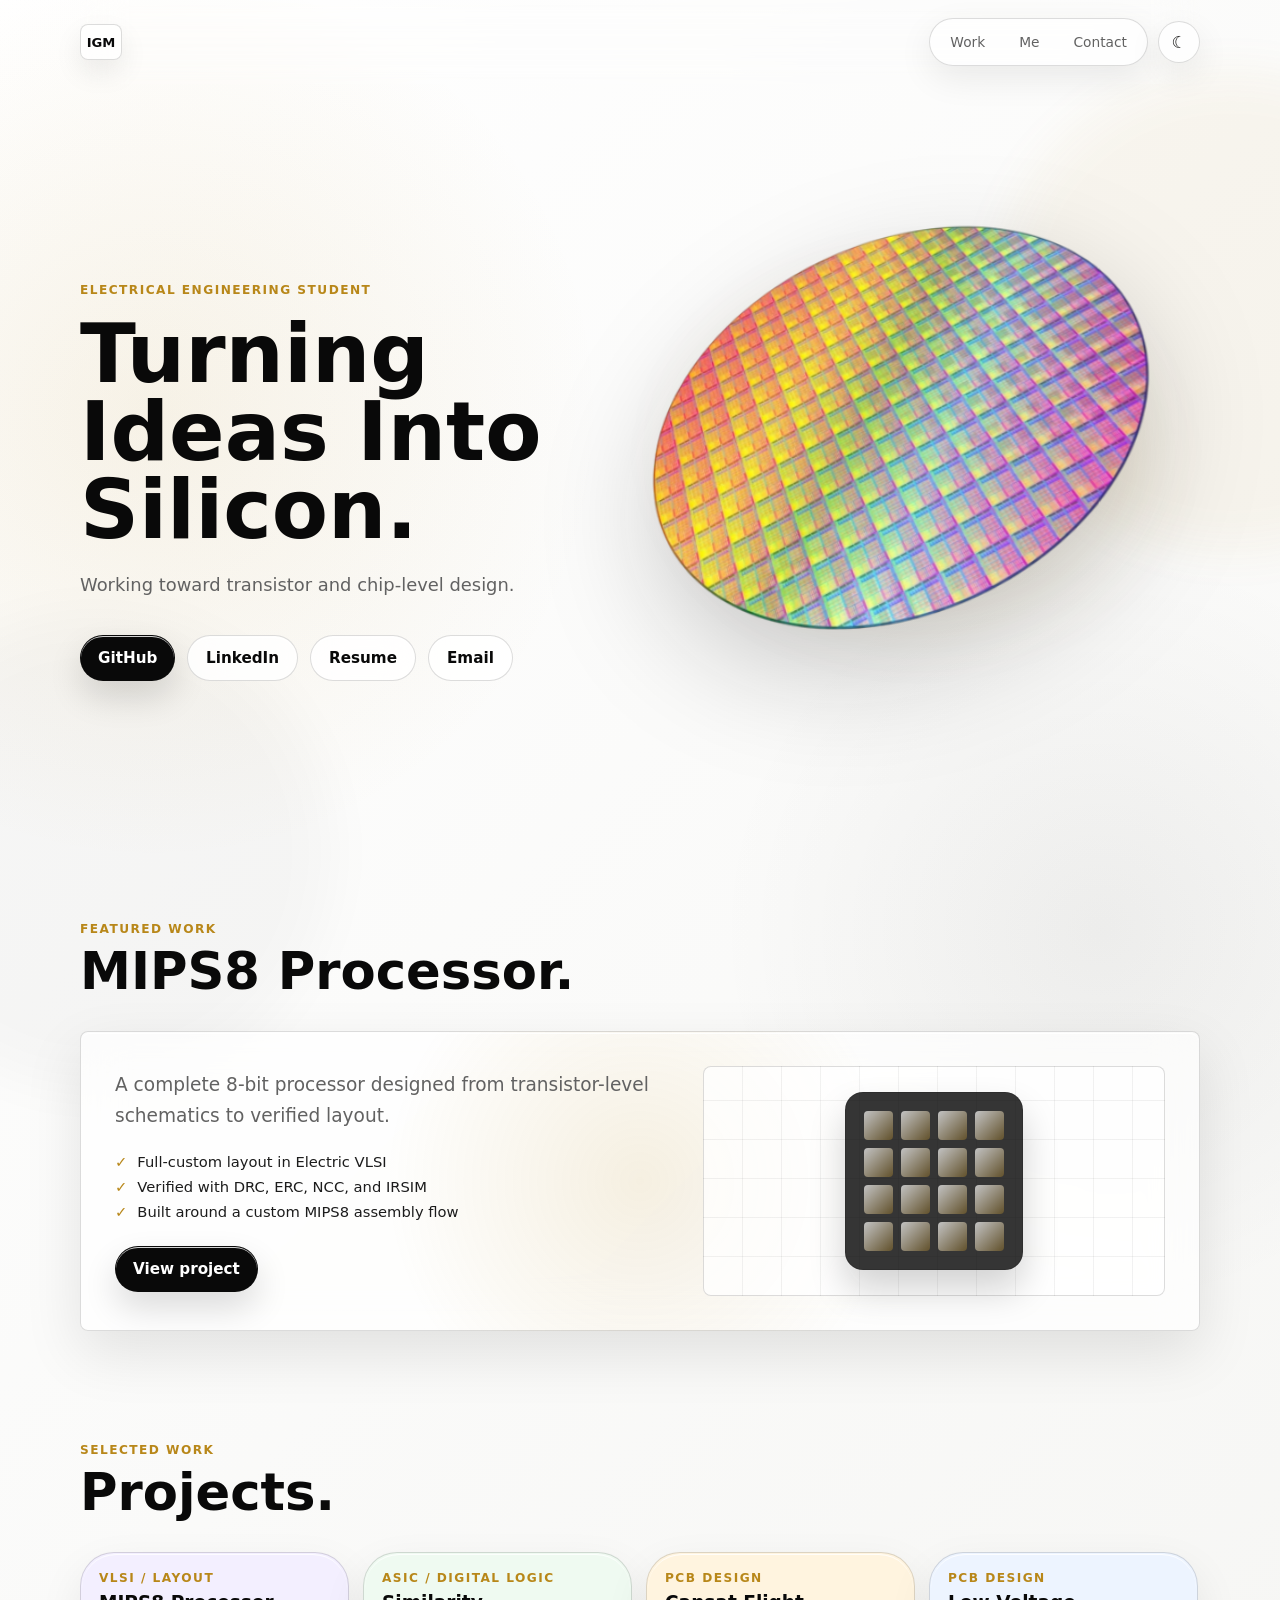
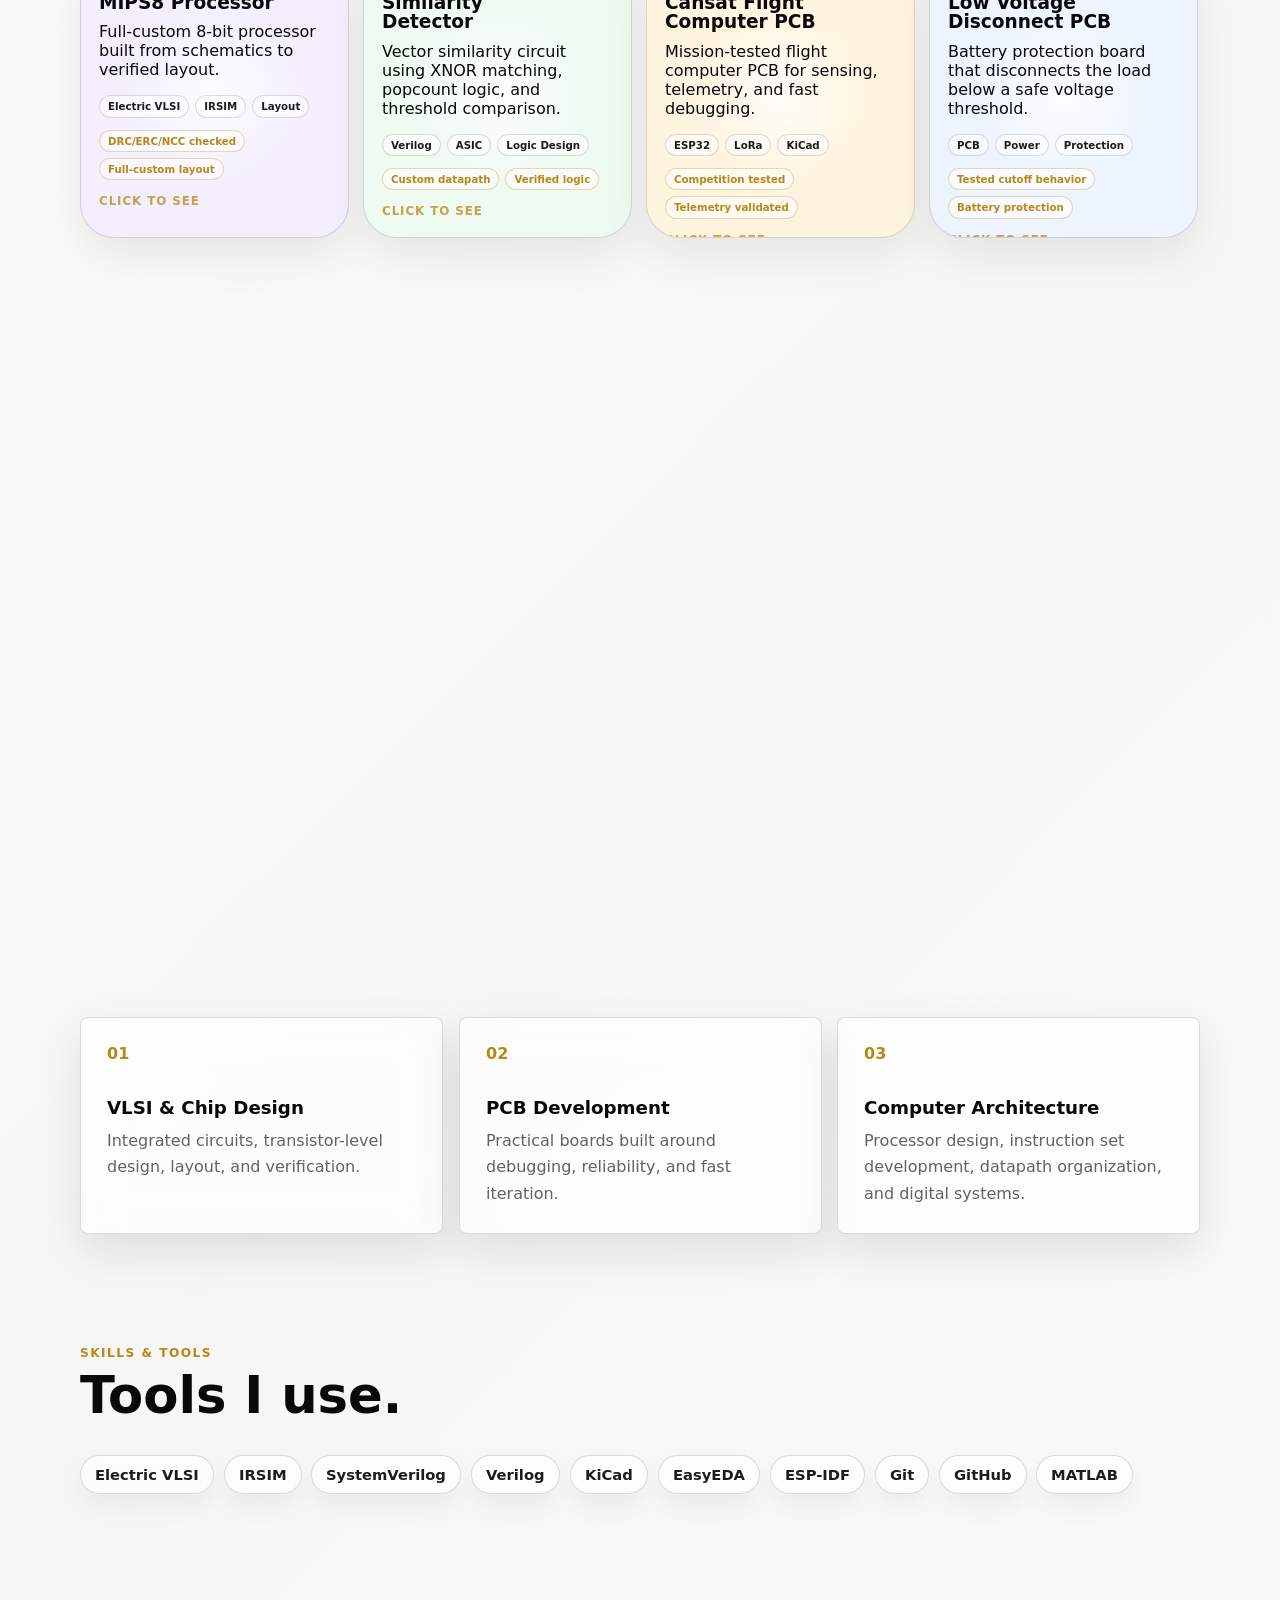
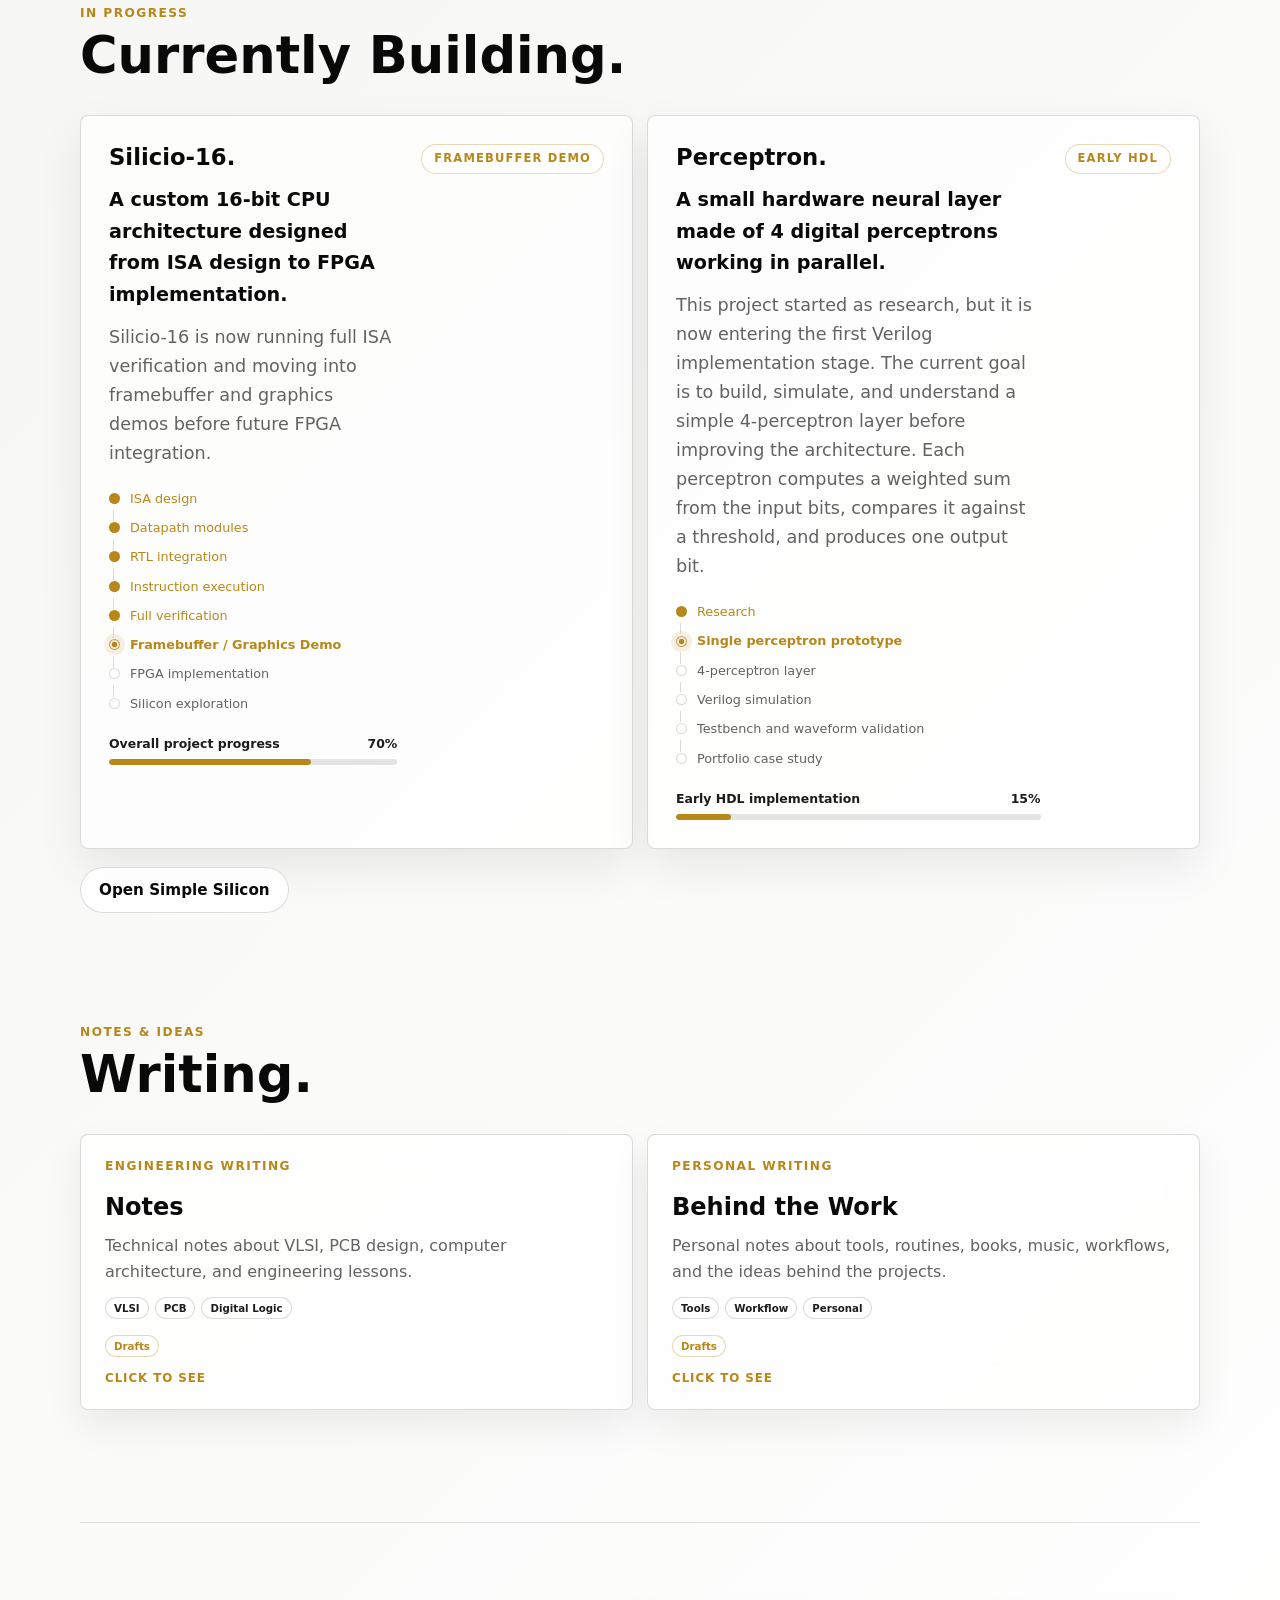
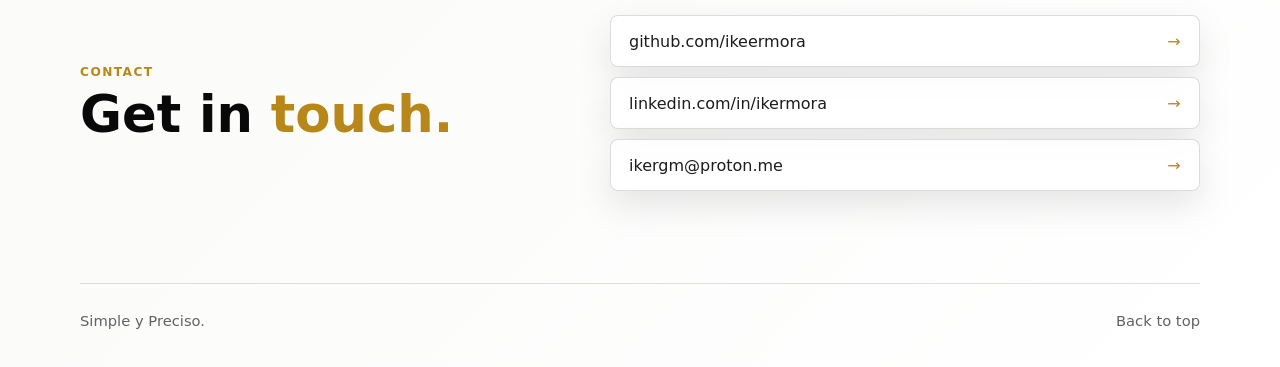
<file: index.html>
<!doctype html>
<html lang="en">
  <head>
    <meta charset="UTF-8" />
    <meta name="viewport" content="width=device-width, initial-scale=1.0" />
    <meta
      name="description"
      content="Portfolio of Iker Garcia Morales, Electrical Engineering Student focused on integrated circuit design, VLSI, computer architecture, PCB design, and custom silicon."
    />
    <title>Iker Garcia Morales | Electrical Engineering</title>
    <link rel="icon" type="image/png" href="assets/favicon-wafer.png" />
    <link rel="apple-touch-icon" href="assets/favicon-wafer.png" />
    <link
      rel="preload"
      as="image"
      type="image/avif"
      href="assets/wafer-hero-1200-v2.avif"
      imagesrcset="assets/wafer-hero-640-v2.avif 640w, assets/wafer-hero-1200-v2.avif 1200w"
      imagesizes="(max-width: 560px) 330px, (max-width: 860px) 430px, 590px"
      fetchpriority="high"
    />
    <script>
      document.documentElement.dataset.theme = localStorage.getItem("theme") || "light";
    </script>
    <!-- Google Analytics 4: configure the Measurement ID in analytics-config.js. -->
    <script src="analytics-config.js?v=1"></script>
    <script src="analytics.js?v=1"></script>
    <link rel="stylesheet" href="styles.css?v=49" />
  </head>
  <body>
    <div class="ambient ambient-one"></div>
    <div class="ambient ambient-two"></div>

    <header class="site-header">
      <a class="brand" href="./" aria-label="Iker Garcia Morales home">
        <span class="brand-mark">IGM</span>
        <span class="brand-name">Iker Garcia Morales</span>
      </a>
      <div class="header-controls">
        <nav class="nav-links" aria-label="Primary navigation">
          <a href="#work">Work</a>
          <a href="#about">Me</a>
          <a href="#contact">Contact</a>
        </nav>
        <button class="theme-toggle" type="button" aria-label="Turn on night mode" aria-pressed="false">
          <span aria-hidden="true">☾</span>
        </button>
      </div>
    </header>

    <main id="top">
      <section class="hero section-shell">
        <div class="hero-copy">
          <p class="eyebrow">Electrical Engineering Student</p>
          <h1>Turning Ideas Into Silicon.</h1>
          <p class="hero-text">
            Working toward transistor and chip-level design.
          </p>
          <div class="hero-actions" aria-label="Profile links">
            <a class="button primary" href="https://github.com/ikeermora" target="_blank" rel="noreferrer">
              GitHub
            </a>
            <a class="button secondary" href="https://www.linkedin.com/in/ikermora/" target="_blank" rel="noreferrer">
              LinkedIn
            </a>
            <a class="button secondary" href="files/Iker%27s%20Resume.pdf" target="_blank" rel="noreferrer">
              Resume
            </a>
            <button class="button secondary" type="button" data-copy-email="ikergm@proton.me">
              Email
            </button>
          </div>
        </div>

        <div class="hero-visual" aria-label="Interactive silicon wafer preview">
          <div class="wafer-stage" aria-hidden="true">
            <picture>
              <source
                type="image/avif"
                srcset="assets/wafer-hero-640-v2.avif 640w, assets/wafer-hero-1200-v2.avif 1200w"
                sizes="(max-width: 560px) 330px, (max-width: 860px) 430px, 590px"
              />
              <img
                class="wafer-image"
                src="assets/wafer-hero-1200.png"
                srcset="assets/wafer-hero-640.png 640w, assets/wafer-hero-1200.png 1200w"
                sizes="(max-width: 560px) 330px, (max-width: 860px) 430px, 590px"
                width="1200"
                height="960"
                alt=""
                decoding="async"
                fetchpriority="high"
              />
            </picture>
            <div class="wafer-lens"></div>
          </div>
        </div>
      </section>

      <section class="section-shell featured-section" aria-labelledby="featured-title">
        <div class="section-heading">
          <p class="section-kicker">Featured Work</p>
          <h2 id="featured-title">MIPS8 Processor.</h2>
        </div>
        <div class="featured-card tactile-surface">
          <div class="featured-copy">
            <p class="featured-description">
              A complete 8-bit processor designed from transistor-level schematics to verified layout.
            </p>
            <div class="proof-list" aria-label="MIPS8 project highlights">
              <span>Full-custom layout in Electric VLSI</span>
              <span>Verified with DRC, ERC, NCC, and IRSIM</span>
              <span>Built around a custom MIPS8 assembly flow</span>
            </div>
            <a class="button primary" href="projects/mips8-processor.html">View project</a>
          </div>
          <div class="featured-visual" aria-hidden="true">
            <div class="featured-chip">
              <span></span><span></span><span></span><span></span>
              <span></span><span></span><span></span><span></span>
              <span></span><span></span><span></span><span></span>
              <span></span><span></span><span></span><span></span>
            </div>
          </div>
        </div>
      </section>

      <section id="work" class="section-shell">
        <div class="section-heading">
          <p class="section-kicker">Selected Work</p>
          <h2>Projects.</h2>
        </div>

        <div class="work-grid">
          <a
            class="work-card project-bubble bubble-mips tactile-surface"
            href="projects/mips8-processor.html"
            aria-label="Open MIPS8 Processor project"
          >
            <div class="project-visual project-image-card">
              <img src="assets/7.png" alt="Layout view of the MIPS8 Processor design." loading="lazy" decoding="async" />
            </div>
            <div class="work-card-copy">
              <p class="tag">VLSI / Layout</p>
              <h3>MIPS8 Processor</h3>
              <p>
                Full-custom 8-bit processor built from schematics to verified layout.
              </p>
              <div class="project-tags" aria-label="Technologies">
                <span>Electric VLSI</span><span>IRSIM</span><span>Layout</span>
              </div>
              <div class="proof-badges" aria-label="Proof points">
                <span>DRC/ERC/NCC checked</span><span>Full-custom layout</span>
              </div>
              <span class="project-action">Click to see</span>
            </div>
          </a>

          <a
            class="work-card project-bubble bubble-sim tactile-surface"
            href="projects/similarity-detector.html"
            aria-label="Open Similarity Detector ASIC project"
          >
            <div class="project-visual project-image-card">
              <img
                class="layout-thumbnail layout-thumbnail-sim"
                src="assets/Similarity_detector_white.png"
                alt="Full chip layout view of the Similarity Detector ASIC."
                loading="lazy"
                decoding="async"
              />
            </div>
            <div class="work-card-copy">
              <p class="tag">ASIC / Digital Logic</p>
              <h3>Similarity Detector</h3>
              <p>
                Vector similarity circuit using XNOR matching, popcount logic, and threshold comparison.
              </p>
              <div class="project-tags" aria-label="Technologies">
                <span>Verilog</span><span>ASIC</span><span>Logic Design</span>
              </div>
              <div class="proof-badges" aria-label="Proof points">
                <span>Custom datapath</span><span>Verified logic</span>
              </div>
              <span class="project-action">Click to see</span>
            </div>
          </a>

          <a
            class="work-card project-bubble bubble-cansat tactile-surface"
            href="projects/cansat-flight-computer.html"
            aria-label="Open Cansat Flight Computer PCB project"
          >
            <div class="project-visual project-image-card">
              <img src="assets/2-Photoroom.png" alt="3D render of the Cansat Flight Computer PCB." loading="lazy" decoding="async" />
            </div>
            <div class="work-card-copy">
              <p class="tag">PCB Design</p>
              <h3>Cansat Flight Computer PCB</h3>
              <p>
                Mission-tested flight computer PCB for sensing, telemetry, and fast debugging.
              </p>
              <div class="project-tags" aria-label="Technologies">
                <span>ESP32</span><span>LoRa</span><span>KiCad</span>
              </div>
              <div class="proof-badges" aria-label="Proof points">
                <span>Competition tested</span><span>Telemetry validated</span>
              </div>
              <span class="project-action">Click to see</span>
            </div>
          </a>

          <a
            class="work-card project-bubble bubble-lvd tactile-surface"
            href="projects/low-voltage-disconnect.html"
            aria-label="Open Low Voltage Disconnect PCB project"
          >
            <div class="project-visual project-image-card">
              <img src="assets/3-Photoroom.png" alt="3D render of the Low Voltage Disconnect PCB." loading="lazy" decoding="async" />
            </div>
            <div class="work-card-copy">
              <p class="tag">PCB Design</p>
              <h3>Low Voltage Disconnect PCB</h3>
              <p>
                Battery protection board that disconnects the load below a safe voltage threshold.
              </p>
              <div class="project-tags" aria-label="Technologies">
                <span>PCB</span><span>Power</span><span>Protection</span>
              </div>
              <div class="proof-badges" aria-label="Proof points">
                <span>Tested cutoff behavior</span><span>Battery protection</span>
              </div>
              <span class="project-action">Click to see</span>
            </div>
          </a>
        </div>
      </section>

      <section id="about" class="section-shell intro-grid" aria-label="Me - Iker Garcia Morales">
        <div>
          <p class="section-kicker">Me</p>
          <h2>Building custom <span class="accent-text">silicon.</span></h2>
        </div>
        <div class="about-copy">
          <p>
            Hey, I’m Iker Garcia Morales, a Walton International Scholarship
            recipient at John Brown University pursuing a double major
            in Electrical Engineering and Robotics & Mechatronics Engineering.
          </p>
          <p>
            My work focuses on integrated circuit design, VLSI, and computer
            architecture, with the goal of understanding and building systems
            from the transistor level up.
          </p>
          <p>
            I’m passionate about open-source technology because I believe the
            best ideas grow when people build, learn, and share knowledge
            together.
          </p>
        </div>
      </section>

      <section id="expertise" class="section-shell expertise-section">
        <div class="section-heading">
          <p class="section-kicker">What I work on</p>
          <h2>Technical Focus.</h2>
        </div>
        <div class="expertise-grid">
          <div class="expertise-item">
            <span>01</span>
            <h3>VLSI & Chip Design</h3>
            <p>Integrated circuits, transistor-level design, layout, and verification.</p>
          </div>
          <div class="expertise-item">
            <span>02</span>
            <h3>PCB Development</h3>
            <p>Practical boards built around debugging, reliability, and fast iteration.</p>
          </div>
          <div class="expertise-item">
            <span>03</span>
            <h3>Computer Architecture</h3>
            <p>Processor design, instruction set development, datapath organization, and digital systems.</p>
          </div>
        </div>
      </section>

      <section class="section-shell skills-section">
        <div class="section-heading">
          <p class="section-kicker">Skills & Tools</p>
          <h2>Tools I use.</h2>
        </div>
        <div class="tool-grid" aria-label="Engineering tools and skills">
          <span>Electric VLSI</span>
          <span>IRSIM</span>
          <span>SystemVerilog</span>
          <span>Verilog</span>
          <span>KiCad</span>
          <span>EasyEDA</span>
          <span>ESP-IDF</span>
          <span>Git</span>
          <span>GitHub</span>
          <span>MATLAB</span>
        </div>
      </section>

      <section id="currently-building" class="section-shell current-section">
        <div class="section-heading">
          <p class="section-kicker">In Progress</p>
          <h2>Currently Building.</h2>
        </div>
        <div class="current-grid">
          <a
            id="silicio-16"
            class="current-card current-card-link"
            href="projects/silicio-16.html"
            aria-label="Open the Silicio-16 project page"
          >
            <div class="current-copy">
              <h3>Silicio-16.</h3>
              <p class="current-lead">
                A custom 16-bit CPU architecture designed from ISA design to FPGA implementation.
              </p>
              <p>
                Silicio-16 is now running full ISA verification and moving into framebuffer
                and graphics demos before future FPGA integration.
              </p>
              <div class="roadmap" aria-label="Silicio-16 roadmap">
                <span class="is-complete">ISA design</span>
                <span class="is-complete">Datapath modules</span>
                <span class="is-complete">RTL integration</span>
                <span class="is-complete">Instruction execution</span>
                <span class="is-complete">Full verification</span>
                <span class="is-active">Framebuffer / Graphics Demo</span>
                <span>FPGA implementation</span>
                <span>Silicon exploration</span>
              </div>
              <div class="progress-meta">
                <span>Overall project progress</span>
                <span>70%</span>
              </div>
              <div class="progress-track" aria-label="Silicio-16 progress: 70%">
                <span style="width: 70%"></span>
              </div>
            </div>
            <span class="status-badge">Framebuffer Demo</span>
          </a>

          <article class="current-card">
            <div class="current-copy">
              <h3>Perceptron.</h3>
              <p class="current-lead">
                A small hardware neural layer made of 4 digital perceptrons working in parallel.
              </p>
              <p>
                This project started as research, but it is now entering the first Verilog
                implementation stage. The current goal is to build, simulate, and understand a
                simple 4-perceptron layer before improving the architecture. Each perceptron
                computes a weighted sum from the input bits, compares it against a threshold, and
                produces one output bit.
              </p>
              <div class="roadmap" aria-label="Perceptron roadmap">
                <span class="is-complete">Research</span>
                <span class="is-active">Single perceptron prototype</span>
                <span>4-perceptron layer</span>
                <span>Verilog simulation</span>
                <span>Testbench and waveform validation</span>
                <span>Portfolio case study</span>
              </div>
              <div class="progress-meta">
                <span>Early HDL implementation</span>
                <span>15%</span>
              </div>
              <div class="progress-track" aria-label="Perceptron progress: 15%">
                <span style="width: 15%"></span>
              </div>
            </div>
            <span class="status-badge">Early HDL</span>
          </article>
        </div>
        <div class="section-action-row">
          <a class="button secondary" href="https://ikeermora.github.io/simplesilicon/" target="_blank" rel="noreferrer">
            Open Simple Silicon
          </a>
        </div>
      </section>

      <section id="writing" class="section-shell writing-section">
        <div class="section-heading">
          <p class="section-kicker">Notes & Ideas</p>
          <h2>Writing.</h2>
        </div>

        <div class="writing-overview-grid">
          <a class="writing-overview-card tactile-surface" href="writing/notes.html">
            <p class="tag">Engineering writing</p>
            <h3>Notes</h3>
            <p>Technical notes about VLSI, PCB design, computer architecture, and engineering lessons.</p>
            <div class="project-tags" aria-label="Topics">
              <span>VLSI</span><span>PCB</span><span>Digital Logic</span>
            </div>
            <span class="status-badge">Drafts</span>
            <span class="project-action">Click to see</span>
          </a>
          <a class="writing-overview-card tactile-surface" href="writing/behind-the-work.html">
            <p class="tag">Personal writing</p>
            <h3>Behind the Work</h3>
            <p>Personal notes about tools, routines, books, music, workflows, and the ideas behind the projects.</p>
            <div class="project-tags" aria-label="Topics">
              <span>Tools</span><span>Workflow</span><span>Personal</span>
            </div>
            <span class="status-badge">Drafts</span>
            <span class="project-action">Click to see</span>
          </a>
        </div>
      </section>

      <section id="contact" class="section-shell contact-section">
        <div>
          <p class="section-kicker">Contact</p>
          <h2>Get in <span class="accent-text">touch.</span></h2>
        </div>
        <div class="contact-links">
          <a href="https://github.com/ikeermora" target="_blank" rel="noreferrer">github.com/ikeermora</a>
          <a href="https://www.linkedin.com/in/ikermora/" target="_blank" rel="noreferrer">linkedin.com/in/ikermora</a>
          <button type="button" data-copy-email="ikergm@proton.me">ikergm@proton.me</button>
        </div>
      </section>
    </main>

    <footer class="site-footer">
      <span>Simple y Preciso.</span>
      <a href="#top">Back to top</a>
    </footer>

    <div class="copy-toast" role="status" aria-live="polite">Mail copiado</div>

    <script src="script.js?v=43"></script>
  </body>
</html>
</file>
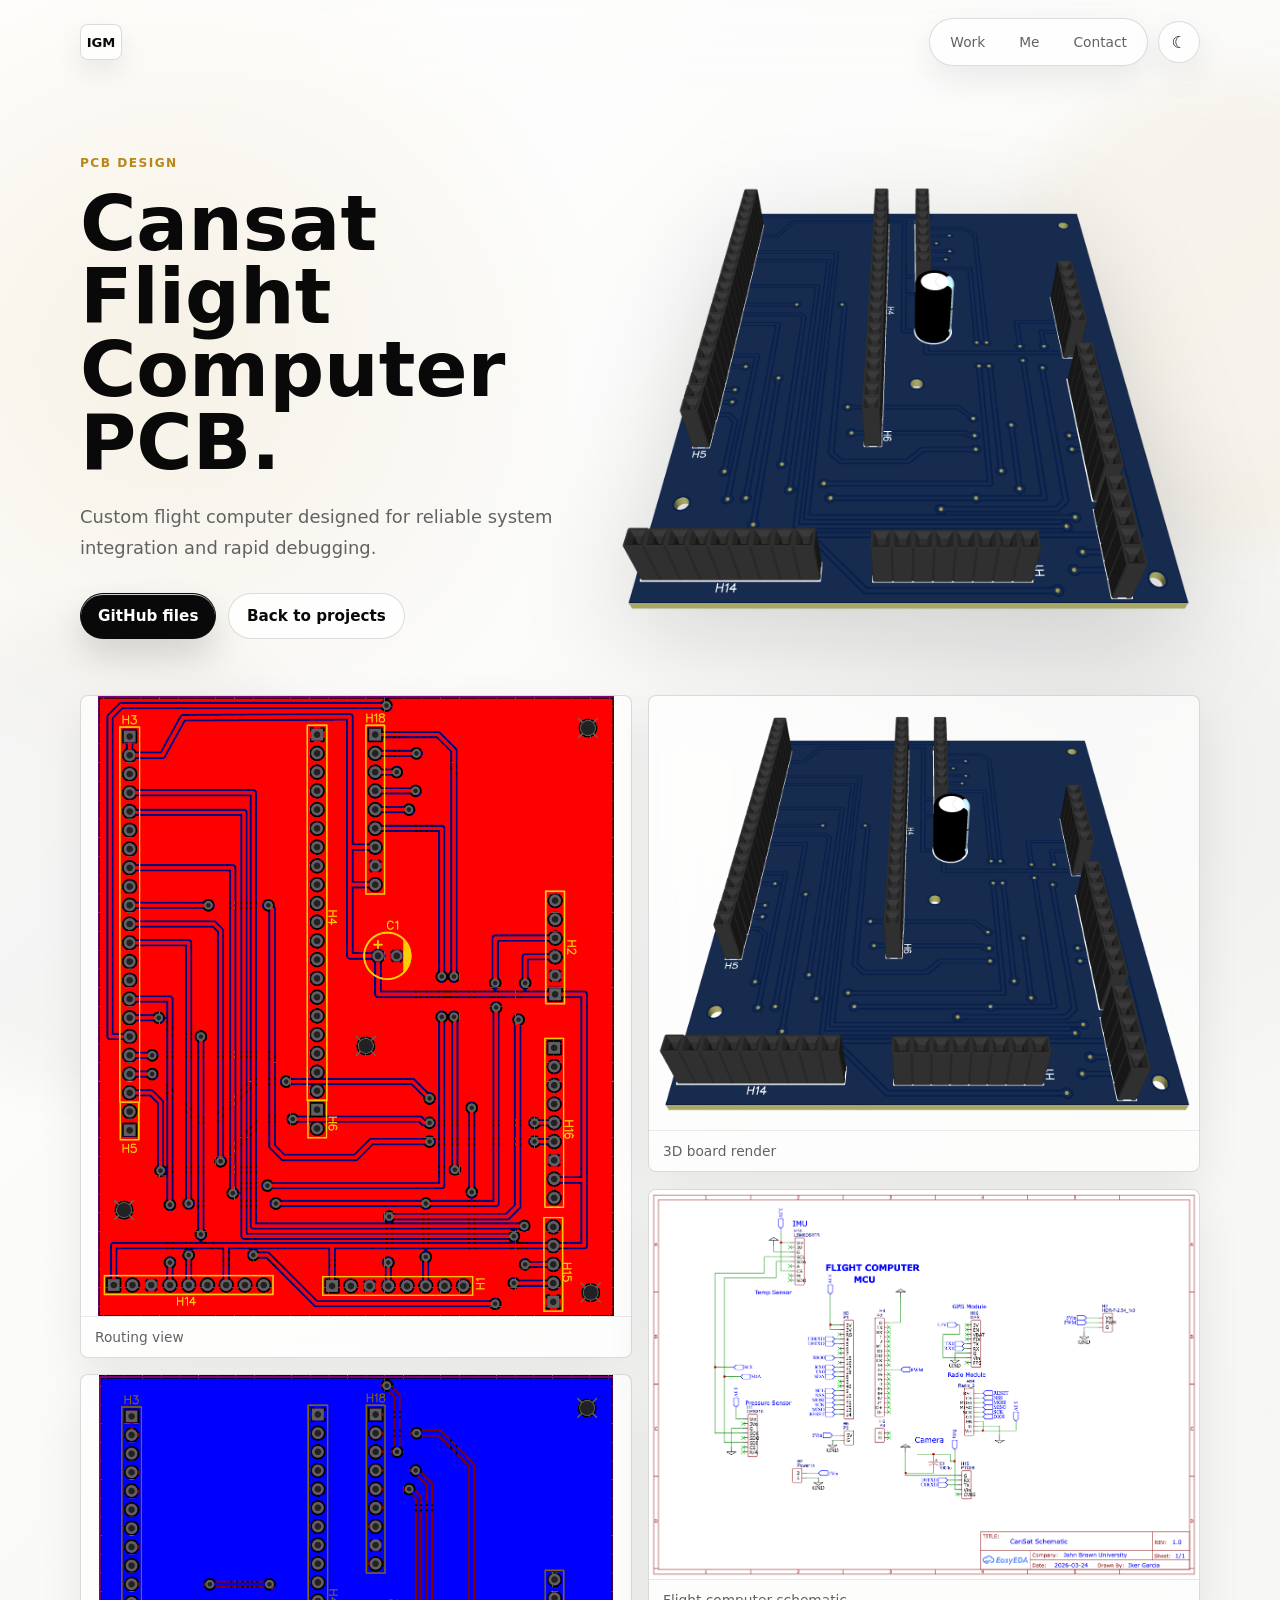
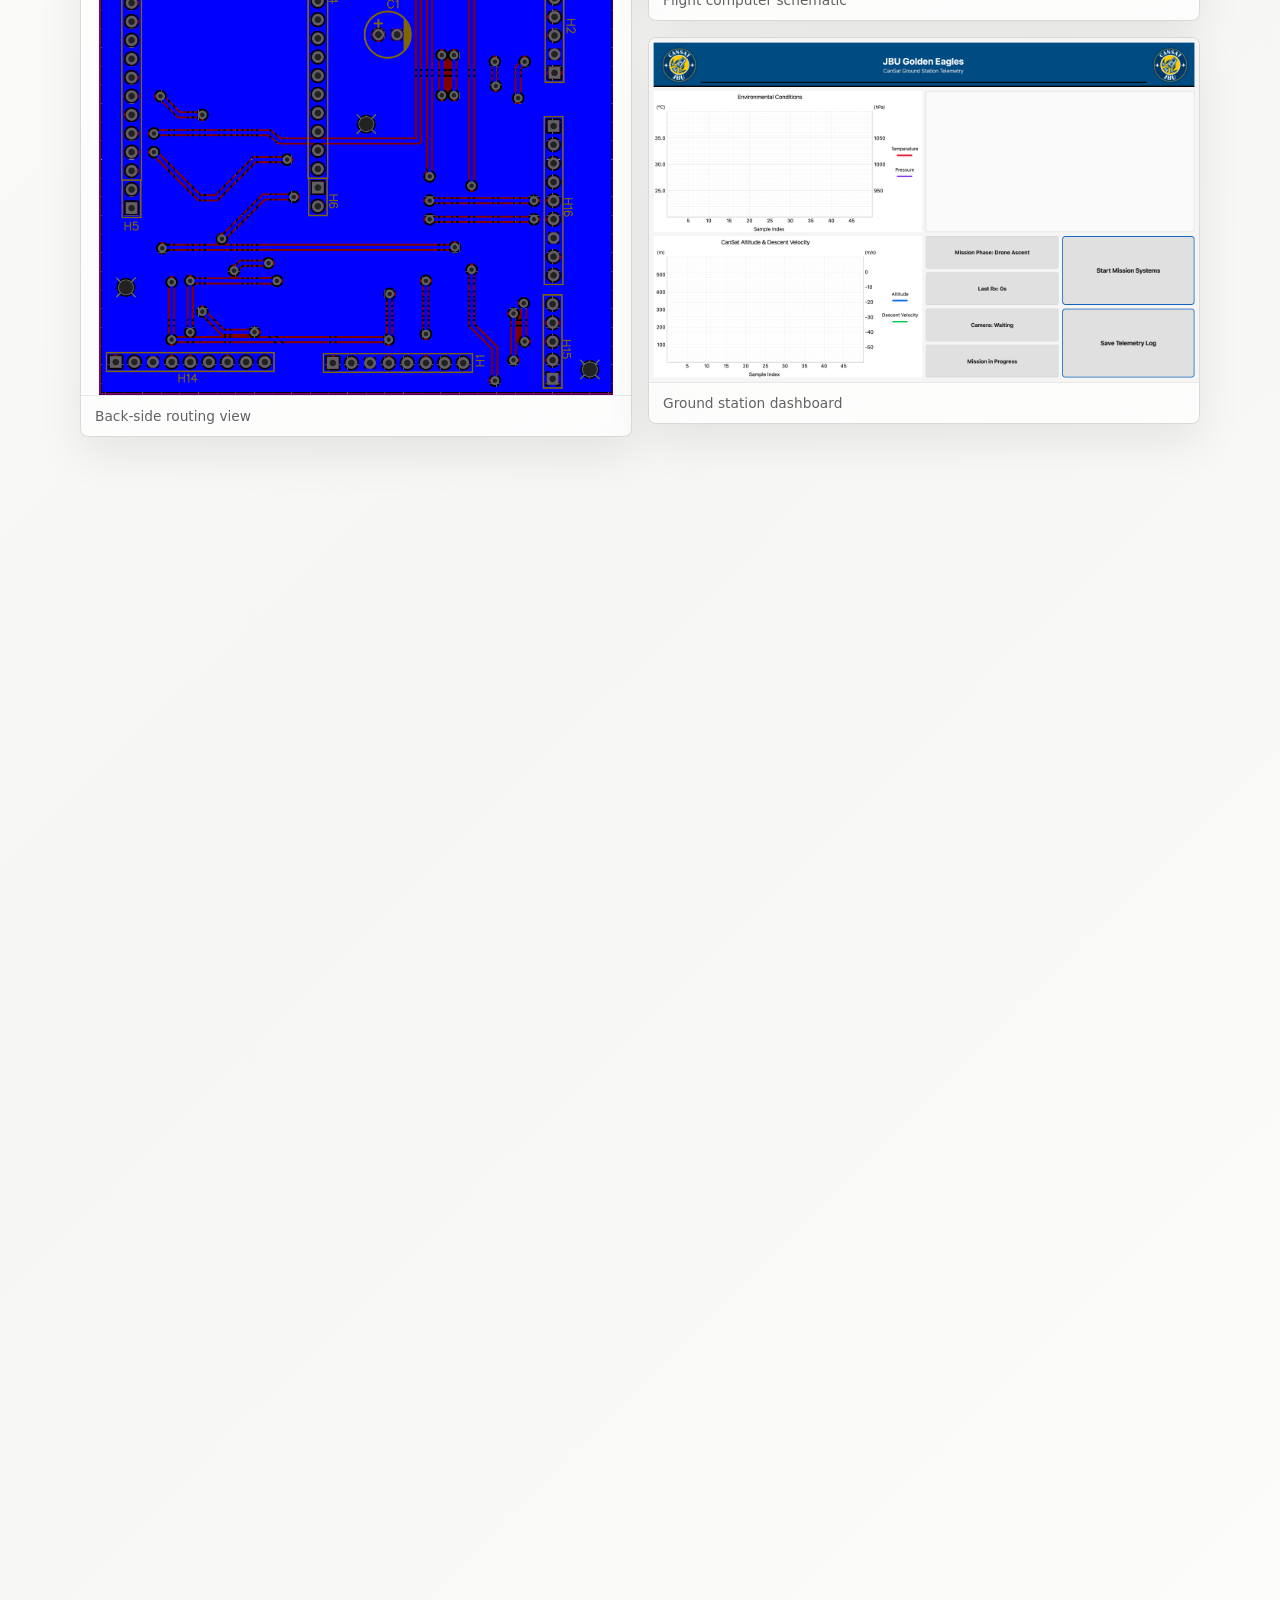
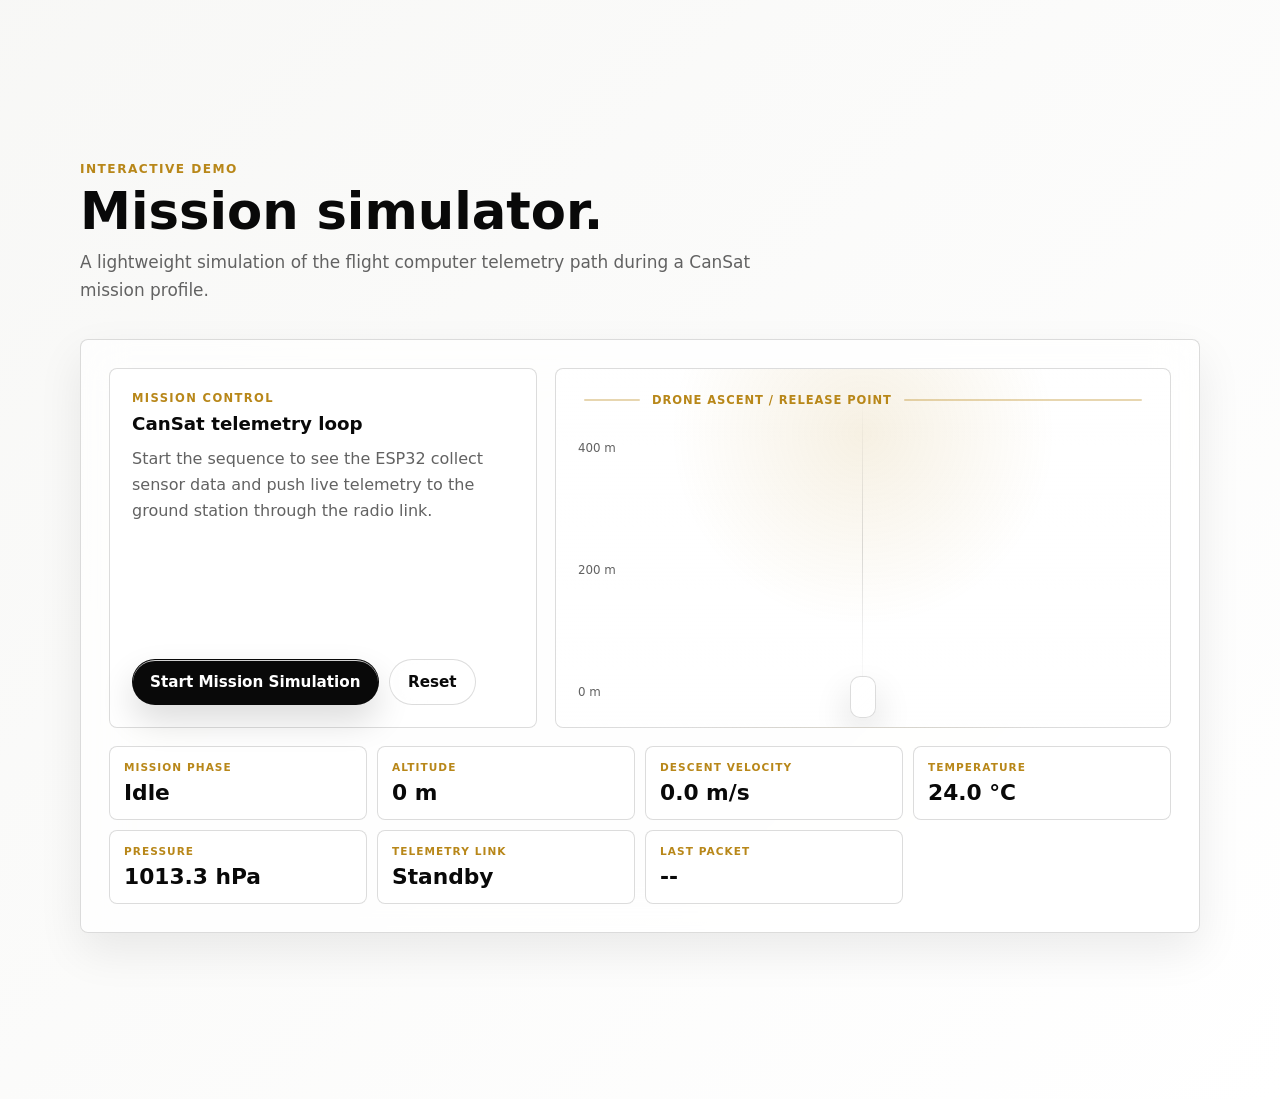
<file: projects/cansat-flight-computer.html>
<!doctype html>
<html lang="en">
  <head>
    <meta charset="UTF-8" />
    <meta name="viewport" content="width=device-width, initial-scale=1.0" />
    <meta name="description" content="Cansat Flight Computer PCB project by Iker Garcia Morales." />
    <title>Cansat Flight Computer PCB | Iker Garcia Morales</title>
    <link rel="icon" type="image/png" href="../assets/favicon-wafer.png" />
    <link rel="apple-touch-icon" href="../assets/favicon-wafer.png" />
    <script>
      document.documentElement.dataset.theme = localStorage.getItem("theme") || "light";
    </script>
    <!-- Google Analytics 4: configure the Measurement ID in ../analytics-config.js. -->
    <script src="../analytics-config.js?v=1"></script>
    <script src="../analytics.js?v=1"></script>
    <link rel="stylesheet" href="../styles.css?v=49" />
  </head>
  <body>
    <div class="ambient ambient-one"></div>
    <div class="ambient ambient-two"></div>

    <header class="site-header">
      <a class="brand" href="../" aria-label="Iker Garcia Morales home">
        <span class="brand-mark">IGM</span>
        <span class="brand-name">Iker Garcia Morales</span>
      </a>
      <div class="header-controls">
        <nav class="nav-links" aria-label="Project navigation">
          <a href="../#work">Work</a>
          <a href="../#about">Me</a>
          <a href="../#contact">Contact</a>
        </nav>
        <button class="theme-toggle" type="button" aria-label="Turn on night mode" aria-pressed="false">
          <span aria-hidden="true">☾</span>
        </button>
      </div>
    </header>

    <main class="project-page">
      <section class="project-hero section-shell">
        <div>
          <p class="eyebrow">PCB Design</p>
          <h1>Cansat Flight Computer PCB.</h1>
          <p class="hero-text">
            Custom flight computer designed for reliable system integration and rapid debugging.
          </p>
          <div class="project-nav">
            <a class="button primary" href="https://github.com/ikeermora/cansat_2026" target="_blank" rel="noreferrer">GitHub files</a>
            <a class="button secondary" href="../#work">Back to projects</a>
          </div>
        </div>
        <div class="project-media">
          <img src="../assets/2-Photoroom.png" alt="3D render of the Cansat Flight Computer PCB." />
        </div>
      </section>

      <section class="project-gallery cansat-gallery section-shell" aria-label="Cansat Flight Computer PCB images">
        <figure class="cansat-routing">
          <img src="../assets/1.png" alt="Routing view of the Cansat Flight Computer PCB." />
          <figcaption>Routing view</figcaption>
        </figure>
        <figure class="cansat-back">
          <img src="../assets/back_pcb_cansat.png" alt="Back side routing view of the Cansat Flight Computer PCB." />
          <figcaption>Back-side routing view</figcaption>
        </figure>
        <div class="cansat-gallery-stack">
          <figure>
            <img src="../assets/2-Photoroom.png" alt="3D render of the Cansat Flight Computer PCB." />
            <figcaption>3D board render</figcaption>
          </figure>
          <figure>
            <img src="../assets/Schematic_Cansat_PCB_Flight_Computer_Only_2026-05-29.png" alt="Schematic view of the Cansat Flight Computer PCB." />
            <figcaption>Flight computer schematic</figcaption>
          </figure>
          <figure>
            <img src="../assets/ground_station.png" alt="Ground station telemetry dashboard for the Cansat mission." />
            <figcaption>Ground station dashboard</figcaption>
          </figure>
        </div>
      </section>

      <section class="project-body section-shell">
        <article class="project-copy">
          <p>
            This PCB was developed as the main flight computer for our Cansat project,
            a soda-can-sized satellite designed for environmental sensing and telemetry.
            The project was built for the CanSat International Competition organized
            by UNAM in Mexico.
          </p>
          <p>
            The board was built around a practical engineering philosophy: simplify
            integration, reduce wiring complexity, and make debugging as straightforward
            as possible. Plug-and-play connectors, clearly organized interfaces, and
            accessible test points allowed the team to validate subsystems quickly and
            isolate issues during development.
          </p>
          <p>
            By consolidating sensors, communications, and power distribution into a
            single board, the PCB provided a reliable platform for testing and system
            integration throughout the project.
          </p>
        </article>

        <section class="project-deep-dive" aria-labelledby="cansat-how-title">
          <p class="section-kicker">How It Works</p>
          <h2 id="cansat-how-title">Engineering notes.</h2>
          <div class="accordion" data-accordion>
            <div class="accordion-item is-open">
              <button class="accordion-trigger" type="button" aria-expanded="true" aria-controls="cansat-problem">
                Problem
              </button>
              <div class="accordion-content" id="cansat-problem">
                <div class="accordion-inner">
                  <p>
                    The CanSat needed several electronics subsystems to fit and work together
                    inside a very small physical volume. Sensors, telemetry hardware, power
                    connections, and debugging access all had to be organized without turning
                    the payload into a fragile bundle of loose wiring.
                  </p>
                  <p>
                    Early subsystem work relied on separated modules and jumper-heavy
                    connections, which made assembly, debugging, and validation slower than
                    they needed to be. A dedicated flight computer PCB gave the system a
                    cleaner integration platform with predictable interfaces and fewer
                    wiring-related failure points.
                  </p>
                </div>
              </div>
            </div>
            <div class="accordion-item">
              <button class="accordion-trigger" type="button" aria-expanded="false" aria-controls="cansat-architecture">
                Architecture
              </button>
              <div class="accordion-content" id="cansat-architecture">
                <div class="accordion-inner">
                  <p>
                    The ESP32 acted as the central controller for the flight computer. The
                    TMP117 provided temperature measurements, the DPS310 provided pressure
                    data for altitude-related telemetry, the LSM9DS1 supplied inertial data,
                    and the RFM69HCW handled radio telemetry to the ground station.
                  </p>
                  <p>
                    The PCB was organized around readable connector groups, power
                    distribution, sensor interfaces, and debugging accessibility. The goal was
                    not only to make the system compact, but to make it serviceable during
                    subsystem bring-up and full mission integration.
                  </p>
                  <div class="system-architecture cansat-architecture-diagram" aria-label="Cansat flight computer system architecture">
                    <div class="system-cluster">
                      <span>TMP117</span>
                      <span>DPS310</span>
                      <span>LSM9DS1</span>
                    </div>
                    <span class="system-arrow">→</span>
                    <div class="system-block primary-block">
                      <strong>ESP32</strong>
                      <small>Flight Computer</small>
                    </div>
                    <span class="system-arrow">→</span>
                    <div class="system-block">
                      <strong>RFM69HCW</strong>
                      <small>Radio Telemetry</small>
                    </div>
                    <span class="system-arrow">→</span>
                    <div class="system-block">
                      <strong>Ground Station</strong>
                      <small>Dashboard</small>
                    </div>
                  </div>
                </div>
              </div>
            </div>
            <div class="accordion-item">
              <button class="accordion-trigger" type="button" aria-expanded="false" aria-controls="cansat-process">
                Design Process
              </button>
              <div class="accordion-content" id="cansat-process">
                <div class="accordion-inner">
                  <p>
                    The design started from system requirements and interface planning:
                    which signals needed to leave the board, which modules needed dedicated
                    connectors, and which points had to remain accessible during testing.
                  </p>
                  <p>
                    From there, the work moved through schematic capture, connector
                    selection, board placement, routing, and design-for-debug decisions. The
                    layout prioritized signal organization and serviceability so the board
                    could be read, probed, and modified during development instead of only
                    being packed as tightly as possible.
                  </p>
                  <ul>
                    <li>Grouped sensor, communication, and power interfaces by function.</li>
                    <li>Reduced loose wiring by consolidating subsystem connections onto one board.</li>
                    <li>Kept debugging and subsystem access in mind during connector placement.</li>
                  </ul>
                </div>
              </div>
            </div>
            <div class="accordion-item">
              <button class="accordion-trigger" type="button" aria-expanded="false" aria-controls="cansat-verification">
                Verification
              </button>
              <div class="accordion-content" id="cansat-verification">
                <div class="accordion-inner">
                  <p>
                    Verification followed a staged bring-up process. The board was first
                    checked for continuity and power integrity, then individual interfaces
                    were validated before moving into integrated subsystem testing.
                  </p>
                  <p>
                    During system-level testing, the ground station dashboard was used to
                    observe telemetry receive status, temperature, pressure, altitude,
                    descent velocity, mission phase, and mission state. This made it easier
                    to confirm that the flight computer was not only powering up, but also
                    producing useful mission data.
                  </p>
                  <p>
                    The simulator below reflects the competition profile: the original target
                    altitude was 400 m, but the flight ceiling was changed to 315 m shortly
                    before the mission.
                  </p>
                  <img src="../assets/ground_station.png" alt="Ground station dashboard used during Cansat telemetry testing." />
                </div>
              </div>
            </div>
            <div class="accordion-item">
              <button class="accordion-trigger" type="button" aria-expanded="false" aria-controls="cansat-results">
                Results
              </button>
              <div class="accordion-content" id="cansat-results">
                <div class="accordion-inner">
                  <p>
                    The prototype served as a functional central flight computer for
                    subsystem testing and system integration. It reduced wiring complexity,
                    made debugging more direct, and provided a cleaner platform for testing
                    sensing, telemetry, and mission-state behavior.
                  </p>
                  <p>
                    During the competition mission, the PCB worked as expected and was able
                    to transmit data throughout the full flight with minimal packet loss. The
                    board also survived landing with no electrical damage. Our team placed
                    14th out of the 43 teams that participated in the final competition and
                    14th out of the 150 teams that participated across the full CanSat
                    International Competition organized by UNAM in Mexico.
                  </p>
                  <p>
                    One improvement area was the image telemetry path: seven packets were
                    lost while sending the required anaglyph picture. Future revisions would
                    improve silkscreen labeling, add more dedicated test points, refine
                    layout details, and include clearer revision-specific documentation so
                    bring-up and handoff are even easier.
                  </p>
                </div>
              </div>
            </div>
          </div>
        </section>

        <aside class="project-facts">
          <dl>
            <div>
              <dt>Focus</dt>
              <dd>PCB design, system integration, connector selection, debugging infrastructure</dd>
            </div>
            <div>
              <dt>Outcome</dt>
              <dd>Fully functional flight computer used for subsystem testing and system-level integration</dd>
            </div>
            <div>
              <dt>Status</dt>
              <dd>Prototype completed and successfully validated</dd>
            </div>
          </dl>
        </aside>
      </section>

      <section class="interactive-demo section-shell" data-demo="cansat">
        <div class="section-heading">
          <p class="section-kicker">Interactive Demo</p>
          <h2>Mission simulator.</h2>
          <p class="section-intro">
            A lightweight simulation of the flight computer telemetry path during a
            CanSat mission profile.
          </p>
        </div>
        <div class="mission-demo">
          <div class="mission-panel">
            <div>
              <p class="demo-label">Mission Control</p>
              <h3>CanSat telemetry loop</h3>
              <p>
                Start the sequence to see the ESP32 collect sensor data and push
                live telemetry to the ground station through the radio link.
              </p>
            </div>
            <div class="mission-actions">
              <button class="button primary" type="button" data-cansat-start>Start Mission Simulation</button>
              <button class="button secondary" type="button" data-cansat-reset>Reset</button>
            </div>
          </div>

          <div class="mission-visual" aria-label="Animated Cansat mission profile">
            <div class="drone-line">
              <span>Drone ascent / release point</span>
            </div>
            <div class="altitude-track">
              <span>400 m</span>
              <span>200 m</span>
              <span>0 m</span>
            </div>
            <div class="cansat-marker" data-cansat-marker>
              <span class="parachute" aria-hidden="true"></span>
              <span class="cansat-body" aria-hidden="true"></span>
            </div>
          </div>

          <div class="telemetry-grid" aria-label="Live Cansat telemetry">
            <div class="telemetry-card">
              <span>Mission Phase</span>
              <strong data-cansat-phase>Idle</strong>
            </div>
            <div class="telemetry-card">
              <span>Altitude</span>
              <strong><span data-cansat-altitude>0</span> m</strong>
            </div>
            <div class="telemetry-card">
              <span>Descent Velocity</span>
              <strong><span data-cansat-velocity>0.0</span> m/s</strong>
            </div>
            <div class="telemetry-card">
              <span>Temperature</span>
              <strong><span data-cansat-temperature>24.0</span> °C</strong>
            </div>
            <div class="telemetry-card">
              <span>Pressure</span>
              <strong><span data-cansat-pressure>1013.3</span> hPa</strong>
            </div>
            <div class="telemetry-card">
              <span>Telemetry Link</span>
              <strong data-cansat-link>Standby</strong>
            </div>
            <div class="telemetry-card">
              <span>Last Packet</span>
              <strong data-cansat-packet>--</strong>
            </div>
          </div>
        </div>
      </section>
    </main>
    <script src="../script.js?v=43"></script>
  </body>
</html>
</file>
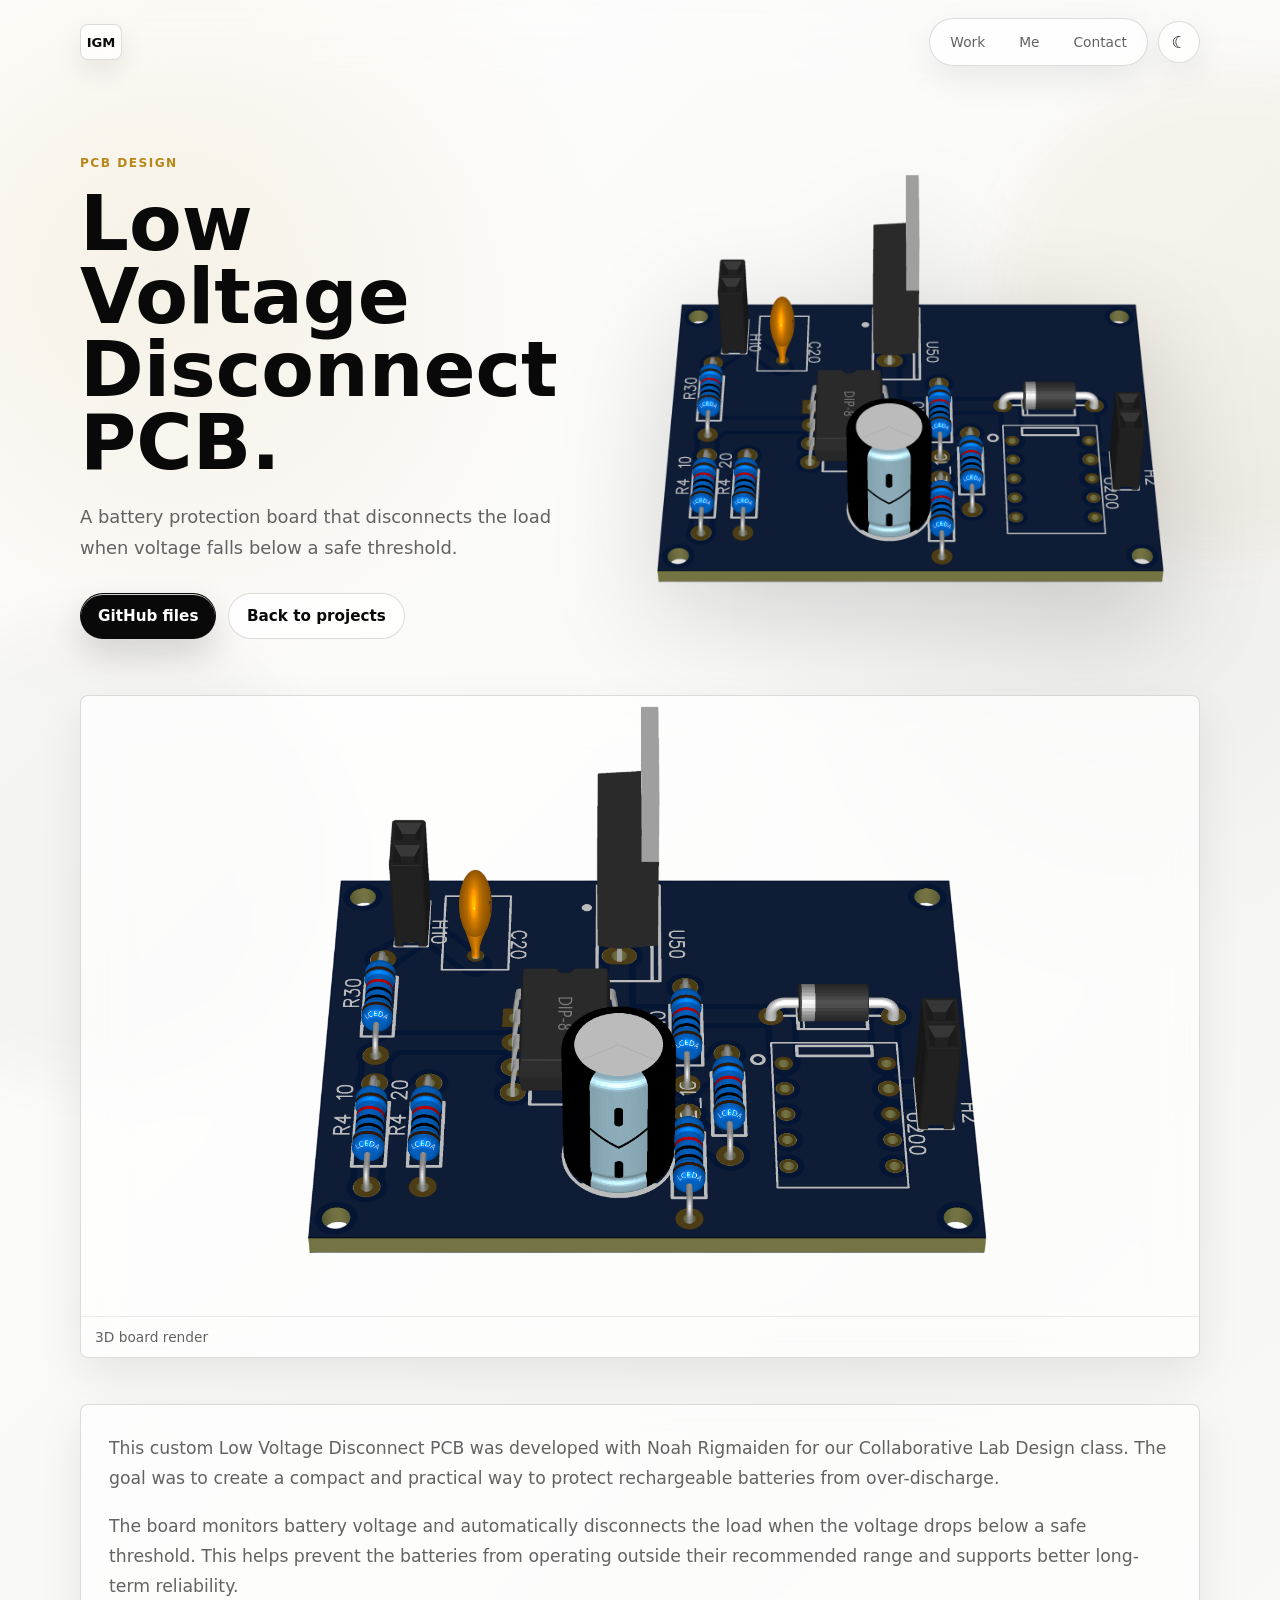
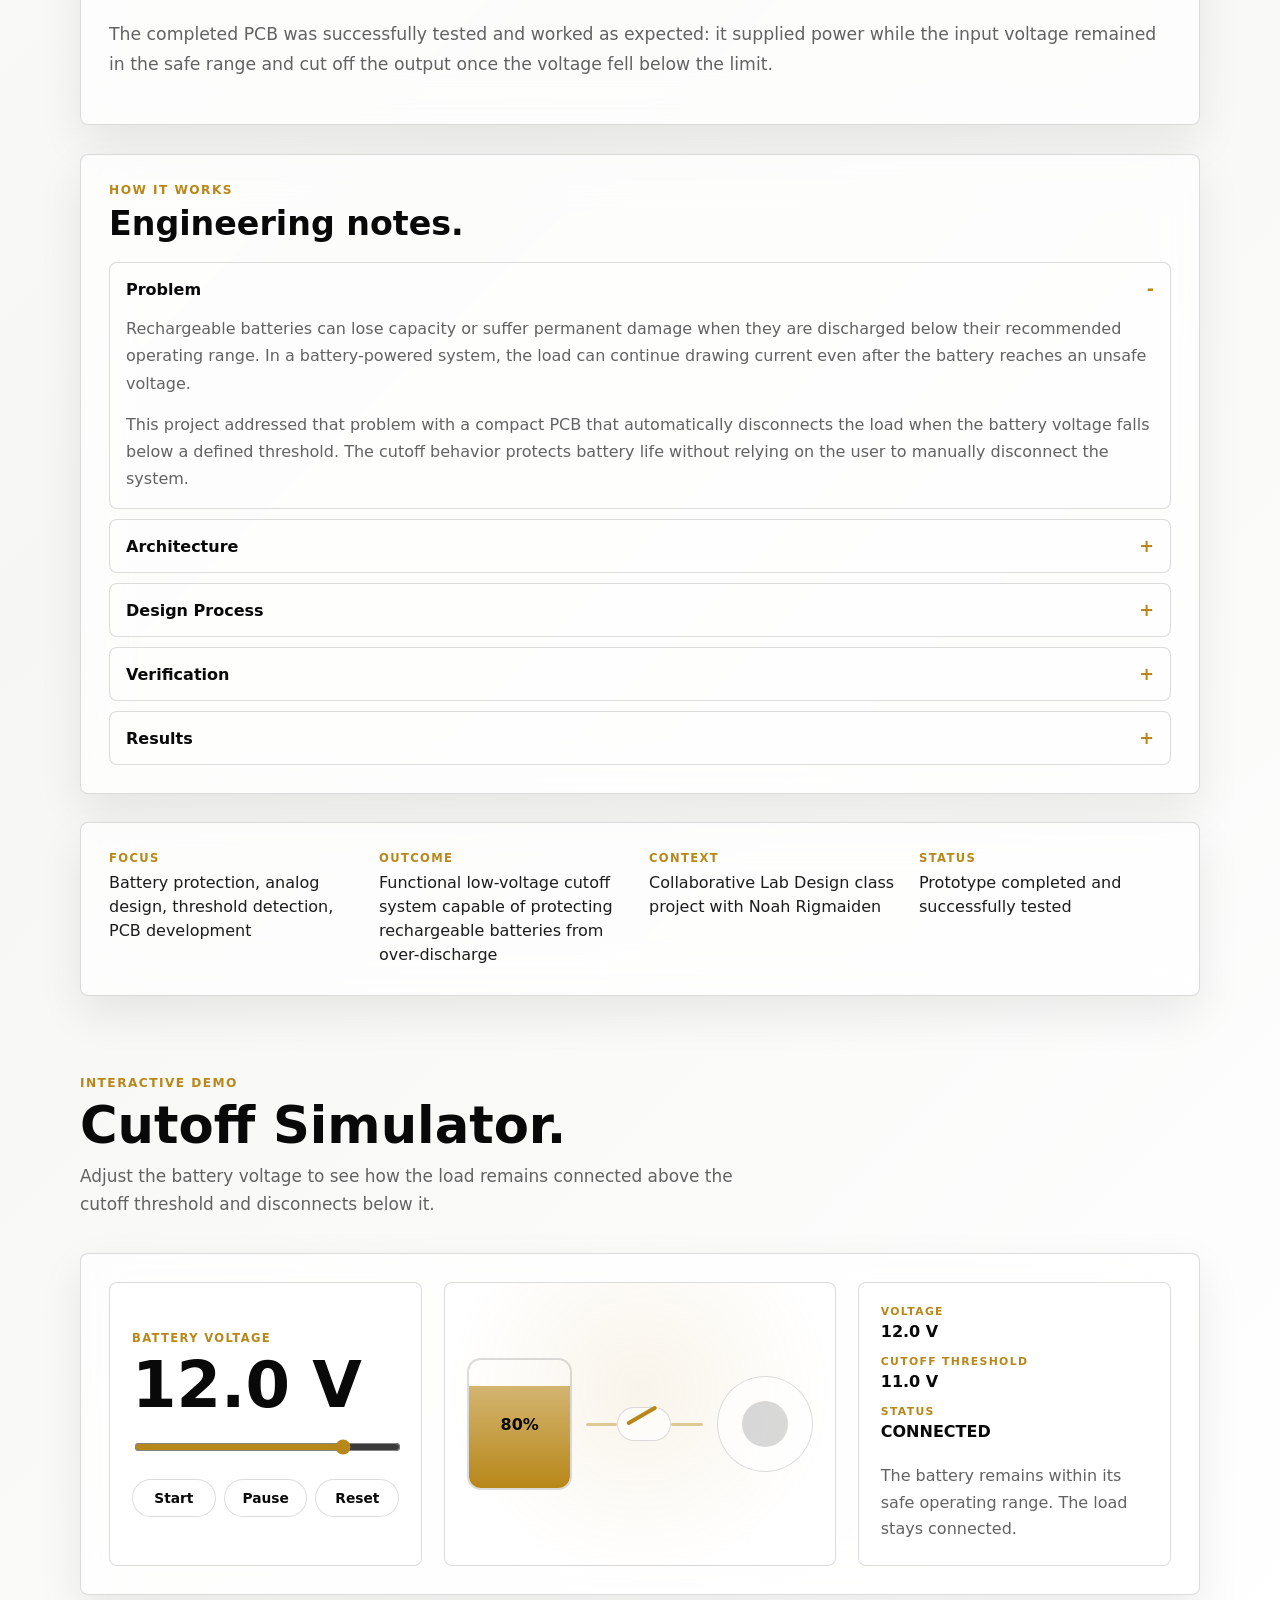
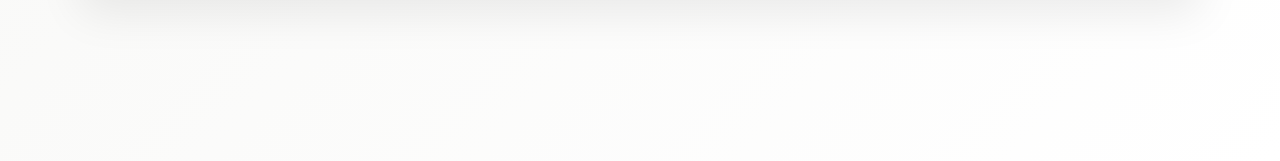
<file: projects/low-voltage-disconnect.html>
<!doctype html>
<html lang="en">
  <head>
    <meta charset="UTF-8" />
    <meta name="viewport" content="width=device-width, initial-scale=1.0" />
    <meta name="description" content="Low Voltage Disconnect PCB project by Iker Garcia Morales." />
    <title>Low Voltage Disconnect PCB | Iker Garcia Morales</title>
    <link rel="icon" type="image/png" href="../assets/favicon-wafer.png" />
    <link rel="apple-touch-icon" href="../assets/favicon-wafer.png" />
    <script>
      document.documentElement.dataset.theme = localStorage.getItem("theme") || "light";
    </script>
    <!-- Google Analytics 4: configure the Measurement ID in ../analytics-config.js. -->
    <script src="../analytics-config.js?v=1"></script>
    <script src="../analytics.js?v=1"></script>
    <link rel="stylesheet" href="../styles.css?v=49" />
  </head>
  <body>
    <div class="ambient ambient-one"></div>
    <div class="ambient ambient-two"></div>

    <header class="site-header">
      <a class="brand" href="../" aria-label="Iker Garcia Morales home">
        <span class="brand-mark">IGM</span>
        <span class="brand-name">Iker Garcia Morales</span>
      </a>
      <div class="header-controls">
        <nav class="nav-links" aria-label="Project navigation">
          <a href="../#work">Work</a>
          <a href="../#about">Me</a>
          <a href="../#contact">Contact</a>
        </nav>
        <button class="theme-toggle" type="button" aria-label="Turn on night mode" aria-pressed="false">
          <span aria-hidden="true">☾</span>
        </button>
      </div>
    </header>

    <main class="project-page">
      <section class="project-hero section-shell">
        <div>
          <p class="eyebrow">PCB Design</p>
          <h1>Low Voltage Disconnect PCB.</h1>
          <p class="hero-text">
            A battery protection board that disconnects the load when voltage falls below a safe threshold.
          </p>
          <div class="project-nav">
            <a class="button primary" href="https://github.com/ikeermora" target="_blank" rel="noreferrer">GitHub files</a>
            <a class="button secondary" href="../#work">Back to projects</a>
          </div>
        </div>
        <div class="project-media">
          <img src="../assets/3-Photoroom.png" alt="3D render of the Low Voltage Disconnect PCB." />
        </div>
      </section>

      <section class="project-gallery section-shell single-gallery" aria-label="Low Voltage Disconnect PCB image">
        <figure>
          <img src="../assets/3-Photoroom.png" alt="3D render of the Low Voltage Disconnect PCB with components populated." />
          <figcaption>3D board render</figcaption>
        </figure>
      </section>

      <section class="project-body section-shell">
        <article class="project-copy">
          <p>
            This custom Low Voltage Disconnect PCB was developed with Noah Rigmaiden
            for our Collaborative Lab Design class. The goal was to create a compact and
            practical way to protect rechargeable batteries from over-discharge.
          </p>
          <p>
            The board monitors battery voltage and automatically disconnects the load
            when the voltage drops below a safe threshold. This helps prevent the batteries
            from operating outside their recommended range and supports better long-term
            reliability.
          </p>
          <p>
            The completed PCB was successfully tested and worked as expected: it supplied
            power while the input voltage remained in the safe range and cut off the output
            once the voltage fell below the limit.
          </p>
        </article>

        <section class="project-deep-dive" aria-labelledby="lvd-how-title">
          <p class="section-kicker">How It Works</p>
          <h2 id="lvd-how-title">Engineering notes.</h2>
          <div class="accordion" data-accordion>
            <div class="accordion-item is-open">
              <button class="accordion-trigger" type="button" aria-expanded="true" aria-controls="lvd-problem">
                Problem
              </button>
              <div class="accordion-content" id="lvd-problem">
                <div class="accordion-inner">
                  <p>
                    Rechargeable batteries can lose capacity or suffer permanent damage
                    when they are discharged below their recommended operating range. In a
                    battery-powered system, the load can continue drawing current even after
                    the battery reaches an unsafe voltage.
                  </p>
                  <p>
                    This project addressed that problem with a compact PCB that automatically
                    disconnects the load when the battery voltage falls below a defined
                    threshold. The cutoff behavior protects battery life without relying on
                    the user to manually disconnect the system.
                  </p>
                </div>
              </div>
            </div>
            <div class="accordion-item">
              <button class="accordion-trigger" type="button" aria-expanded="false" aria-controls="lvd-architecture">
                Architecture
              </button>
              <div class="accordion-content" id="lvd-architecture">
                <div class="accordion-inner">
                  <p>
                    The board sits between the rechargeable battery and the load. A voltage
                    sensing stage monitors the battery input, while a threshold detection
                    stage determines whether the voltage remains inside the safe operating
                    range. That decision controls a switching element on the load path.
                  </p>
                  <ul>
                    <li>When the battery voltage stays above the threshold, the load remains connected.</li>
                    <li>When the battery voltage falls below the threshold, the board disconnects the load.</li>
                  </ul>
                  <img src="../assets/3-Photoroom.png" alt="3D render of the Low Voltage Disconnect PCB." />
                </div>
              </div>
            </div>
            <div class="accordion-item">
              <button class="accordion-trigger" type="button" aria-expanded="false" aria-controls="lvd-process">
                Design Process
              </button>
              <div class="accordion-content" id="lvd-process">
                <div class="accordion-inner">
                  <p>
                    The project started with the need for a small and reliable battery
                    protection board. Several possible approaches were discussed before
                    selecting a custom PCB, which offered better integration, size control,
                    and reliability than a loose wiring solution.
                  </p>
                  <p>
                    The work included schematic design, component selection, PCB layout,
                    and hardware testing. The board had to remain compact while still being
                    practical to assemble, inspect, and validate on the bench.
                  </p>
                </div>
              </div>
            </div>
            <div class="accordion-item">
              <button class="accordion-trigger" type="button" aria-expanded="false" aria-controls="lvd-verification">
                Verification
              </button>
              <div class="accordion-content" id="lvd-verification">
                <div class="accordion-inner">
                  <p>
                    Verification was performed through bench testing while changing the
                    input voltage across the operating range. The output remained connected
                    while the battery voltage stayed above the cutoff threshold and
                    disconnected once the voltage dropped below it.
                  </p>
                  <p>
                    Testing also confirmed that the board could supply power safely during
                    normal operation and that the automatic cutoff behavior worked as
                    intended.
                  </p>
                  <pre><code>if battery_voltage &lt; threshold:
    disconnect_load()</code></pre>
                </div>
              </div>
            </div>
            <div class="accordion-item">
              <button class="accordion-trigger" type="button" aria-expanded="false" aria-controls="lvd-results">
                Results
              </button>
              <div class="accordion-content" id="lvd-results">
                <div class="accordion-inner">
                  <p>
                    The final PCB worked as intended during testing. When the battery voltage
                    stayed above the cutoff point, the board supplied power to the load
                    normally. Once the voltage dropped below the threshold, the board
                    disconnected the output to help prevent over-discharge.
                  </p>
                  <p>
                    The working prototype validated the original design idea and showed how
                    a small custom PCB can improve reliability, integration, and battery
                    protection in a power system.
                  </p>
                </div>
              </div>
            </div>
          </div>
        </section>

        <aside class="project-facts">
          <dl>
            <div>
              <dt>Focus</dt>
              <dd>Battery protection, analog design, threshold detection, PCB development</dd>
            </div>
            <div>
              <dt>Outcome</dt>
              <dd>Functional low-voltage cutoff system capable of protecting rechargeable batteries from over-discharge</dd>
            </div>
            <div>
              <dt>Context</dt>
              <dd>Collaborative Lab Design class project with Noah Rigmaiden</dd>
            </div>
            <div>
              <dt>Status</dt>
              <dd>Prototype completed and successfully tested</dd>
            </div>
          </dl>
        </aside>
      </section>

      <section class="interactive-demo section-shell" data-demo="lvd">
        <div class="section-heading">
          <p class="section-kicker">Interactive Demo</p>
          <h2>Cutoff Simulator.</h2>
          <p class="section-intro">
            Adjust the battery voltage to see how the load remains connected above the
            cutoff threshold and disconnects below it.
          </p>
        </div>
        <div class="cutoff-demo">
          <div class="voltage-panel">
            <p class="demo-label">Battery Voltage</p>
            <strong><span data-lvd-voltage>12.0</span> V</strong>
            <input
              type="range"
              min="8"
              max="13"
              step="0.1"
              value="12"
              aria-label="Battery voltage"
              data-lvd-slider
            />
            <div class="auto-controls" aria-label="Auto discharge controls">
              <button type="button" data-lvd-start>Start</button>
              <button type="button" data-lvd-pause>Pause</button>
              <button type="button" data-lvd-reset>Reset</button>
            </div>
          </div>

          <div class="circuit-visual" aria-label="Low Voltage Disconnect circuit simulation">
            <div class="battery-shell">
              <div class="battery-fill" data-lvd-fill></div>
              <span data-lvd-percent>80%</span>
            </div>
            <div class="circuit-path">
              <span></span>
              <button class="relay-switch" type="button" aria-label="Relay switch state" data-lvd-switch></button>
              <span></span>
            </div>
            <div class="bulb" aria-label="Load indicator" data-lvd-bulb>
              <span></span>
            </div>
          </div>

          <div class="status-card" data-lvd-status-card>
            <dl>
              <div>
                <dt>Voltage</dt>
                <dd><span data-lvd-status-voltage>12.0</span> V</dd>
              </div>
              <div>
                <dt>Cutoff Threshold</dt>
                <dd>11.0 V</dd>
              </div>
              <div>
                <dt>Status</dt>
                <dd data-lvd-status>CONNECTED</dd>
              </div>
            </dl>
            <p data-lvd-explanation>
              The battery remains within its safe operating range. The load stays connected.
            </p>
          </div>
        </div>
      </section>
    </main>
    <script src="../script.js?v=43"></script>
  </body>
</html>
</file>
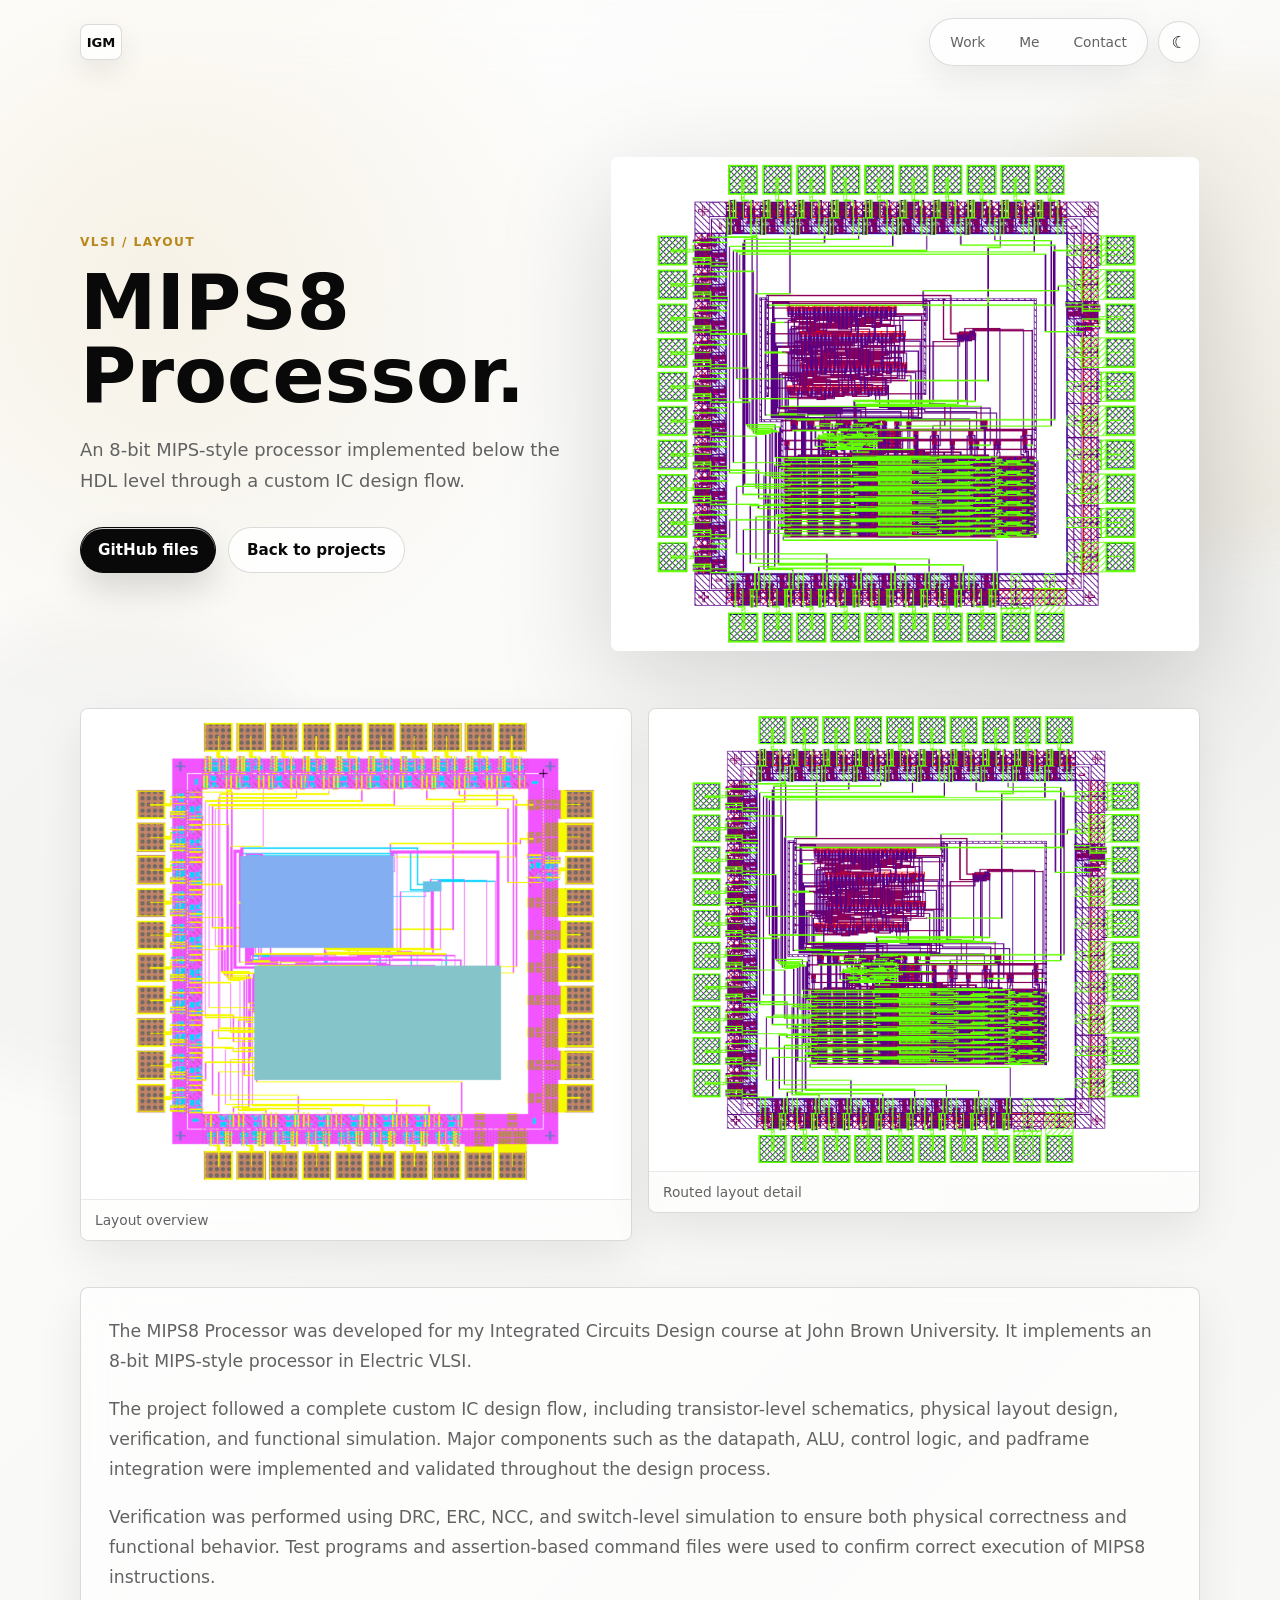
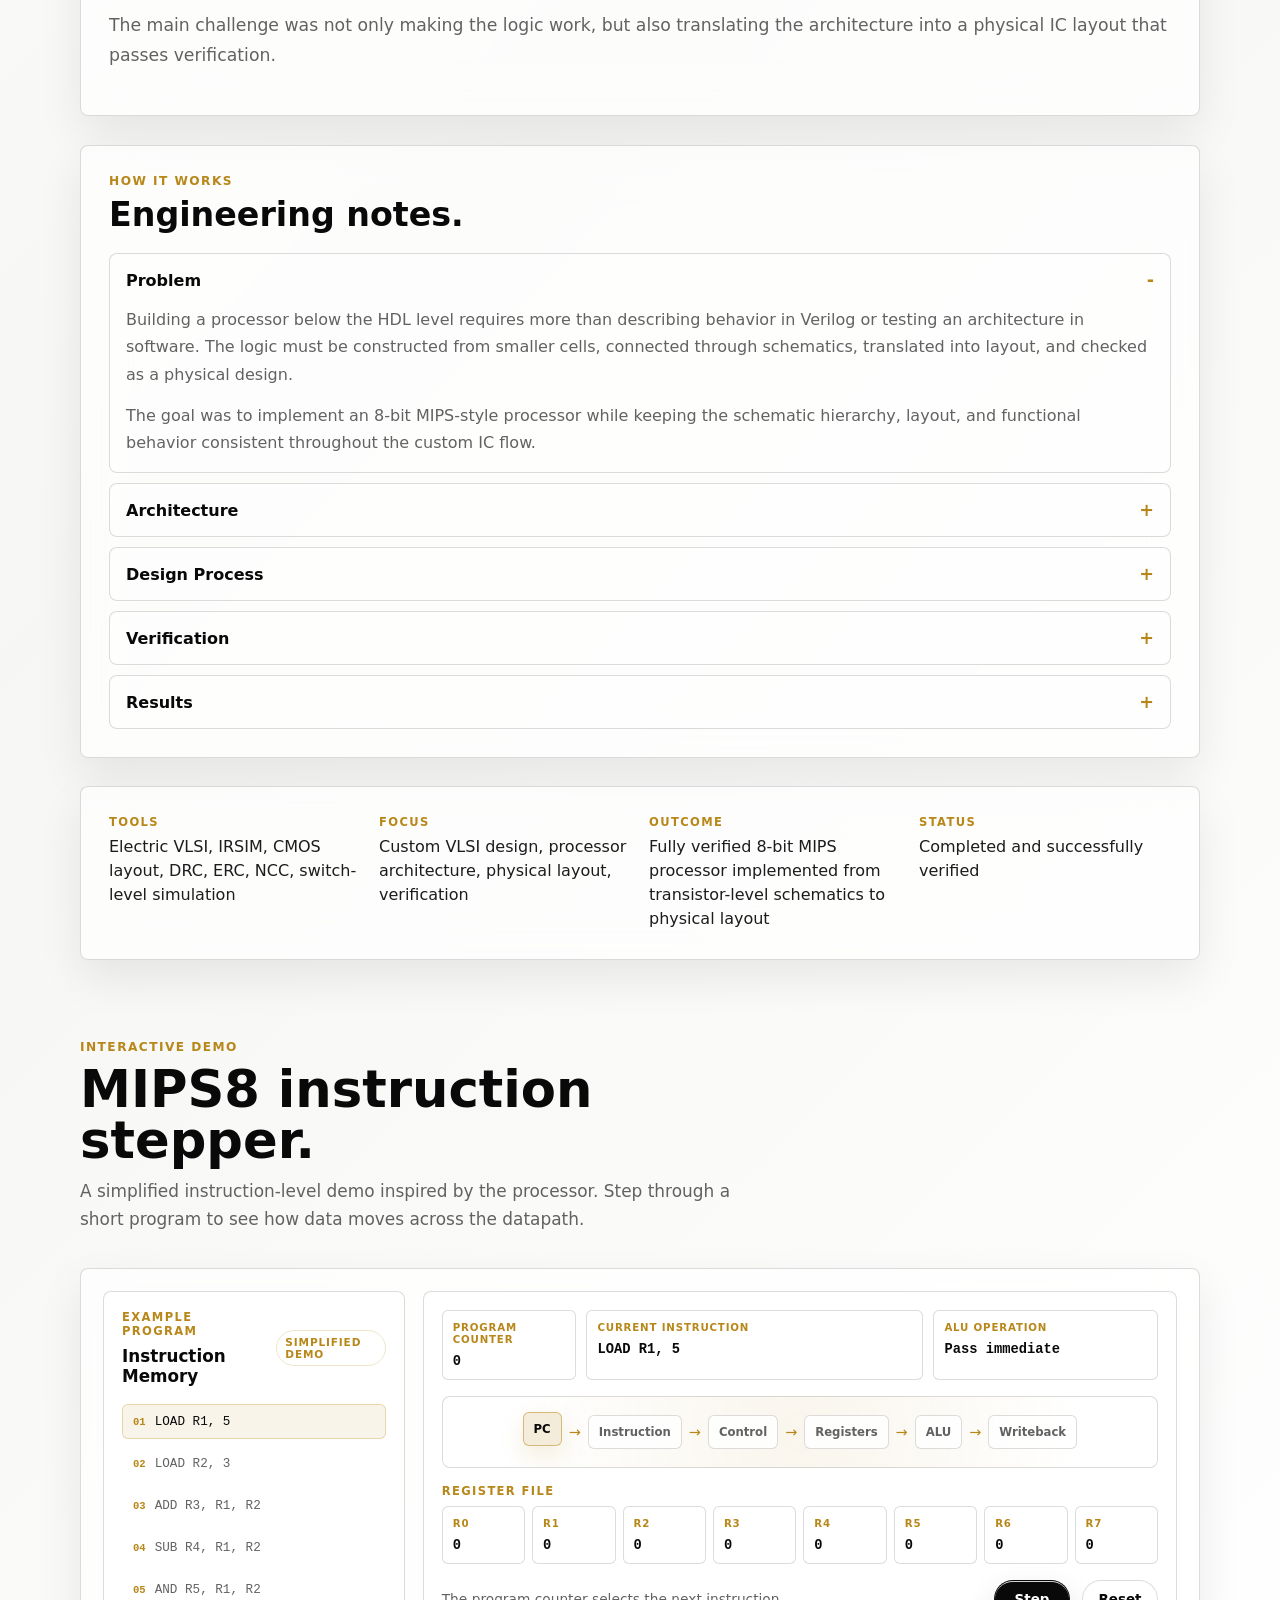
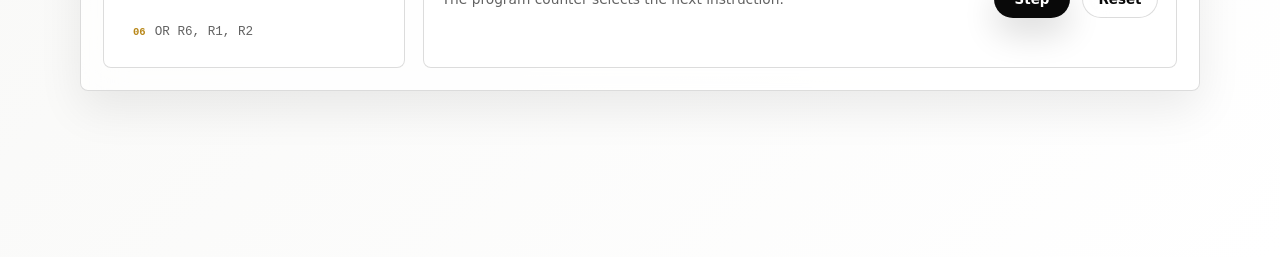
<file: projects/mips8-processor.html>
<!doctype html>
<html lang="en">
  <head>
    <meta charset="UTF-8" />
    <meta name="viewport" content="width=device-width, initial-scale=1.0" />
    <meta name="description" content="MIPS8 Processor VLSI project by Iker Garcia Morales." />
    <title>MIPS8 Processor | Iker Garcia Morales</title>
    <link rel="icon" type="image/png" href="../assets/favicon-wafer.png" />
    <link rel="apple-touch-icon" href="../assets/favicon-wafer.png" />
    <script>
      document.documentElement.dataset.theme = localStorage.getItem("theme") || "light";
    </script>
    <!-- Google Analytics 4: configure the Measurement ID in ../analytics-config.js. -->
    <script src="../analytics-config.js?v=1"></script>
    <script src="../analytics.js?v=1"></script>
    <link rel="stylesheet" href="../styles.css?v=49" />
  </head>
  <body>
    <div class="ambient ambient-one"></div>
    <div class="ambient ambient-two"></div>

    <header class="site-header">
      <a class="brand" href="../" aria-label="Iker Garcia Morales home">
        <span class="brand-mark">IGM</span>
        <span class="brand-name">Iker Garcia Morales</span>
      </a>
      <div class="header-controls">
        <nav class="nav-links" aria-label="Project navigation">
          <a href="../#work">Work</a>
          <a href="../#about">Me</a>
          <a href="../#contact">Contact</a>
        </nav>
        <button class="theme-toggle" type="button" aria-label="Turn on night mode" aria-pressed="false">
          <span aria-hidden="true">☾</span>
        </button>
      </div>
    </header>

    <main class="project-page">
      <section class="project-hero section-shell">
        <div>
          <p class="eyebrow">VLSI / Layout</p>
          <h1>MIPS8 Processor.</h1>
          <p class="hero-text">
            An 8-bit MIPS-style processor implemented below the HDL level through a custom IC design flow.
          </p>
          <div class="project-nav">
            <a class="button primary" href="https://github.com/ikeermora/mips8" target="_blank" rel="noreferrer">GitHub files</a>
            <a class="button secondary" href="../#work">Back to projects</a>
          </div>
        </div>
        <div class="project-media">
          <img src="../assets/7.png" alt="Layout view of the MIPS8 Processor design." />
        </div>
      </section>

      <section class="project-gallery section-shell" aria-label="MIPS8 Processor images">
        <figure>
          <img src="../assets/6.png" alt="Full layout view of the MIPS8 Processor." />
          <figcaption>Layout overview</figcaption>
        </figure>
        <figure>
          <img src="../assets/7.png" alt="Detailed layout view of the MIPS8 Processor." />
          <figcaption>Routed layout detail</figcaption>
        </figure>
      </section>

      <section class="project-body section-shell">
        <article class="project-copy">
          <p>
            The MIPS8 Processor was developed for my Integrated Circuits Design course at
            John Brown University. It implements an 8-bit MIPS-style processor in Electric VLSI.
          </p>
          <p>
            The project followed a complete custom IC design flow, including transistor-level
            schematics, physical layout design, verification, and functional simulation.
            Major components such as the datapath, ALU, control logic, and padframe
            integration were implemented and validated throughout the design process.
          </p>
          <p>
            Verification was performed using DRC, ERC, NCC, and switch-level simulation to
            ensure both physical correctness and functional behavior. Test programs and
            assertion-based command files were used to confirm correct execution of MIPS8
            instructions.
          </p>
          <p>
            The main challenge was not only making the logic work, but also translating the
            architecture into a physical IC layout that passes verification.
          </p>
        </article>

        <section class="project-deep-dive" aria-labelledby="mips-how-title">
          <p class="section-kicker">How It Works</p>
          <h2 id="mips-how-title">Engineering notes.</h2>
          <div class="accordion" data-accordion>
            <div class="accordion-item is-open">
              <button class="accordion-trigger" type="button" aria-expanded="true" aria-controls="mips-problem">
                Problem
              </button>
              <div class="accordion-content" id="mips-problem">
                <div class="accordion-inner">
                  <p>
                    Building a processor below the HDL level requires more than describing
                    behavior in Verilog or testing an architecture in software. The logic
                    must be constructed from smaller cells, connected through schematics,
                    translated into layout, and checked as a physical design.
                  </p>
                  <p>
                    The goal was to implement an 8-bit MIPS-style processor while keeping
                    the schematic hierarchy, layout, and functional behavior consistent
                    throughout the custom IC flow.
                  </p>
                </div>
              </div>
            </div>
            <div class="accordion-item">
              <button class="accordion-trigger" type="button" aria-expanded="false" aria-controls="mips-architecture">
                Architecture
              </button>
              <div class="accordion-content" id="mips-architecture">
                <div class="accordion-inner">
                  <p>
                    Instructions move through a simple MIPS-style datapath. The datapath
                    connects the program counter, instruction decoding, register file, ALU,
                    control logic, and memory-related signals. The ALU performs arithmetic
                    and logic operations, while the control logic selects the correct path
                    for each instruction.
                  </p>
                  <p>
                    The design follows a hierarchy: smaller verified cells build larger
                    blocks, and those blocks connect at the processor level. The final
                    integration includes the processor core and the top-level padframe.
                  </p>
                  <img src="../assets/7.png" alt="Detailed physical layout of the MIPS8 Processor." />
                </div>
              </div>
            </div>
            <div class="accordion-item">
              <button class="accordion-trigger" type="button" aria-expanded="false" aria-controls="mips-process">
                Design Process
              </button>
              <div class="accordion-content" id="mips-process">
                <div class="accordion-inner">
                  <p>The project followed a custom IC design flow in Electric VLSI:</p>
                  <ol>
                    <li>Design and verify transistor-level cells.</li>
                    <li>Build larger schematic blocks from verified cells.</li>
                    <li>Connect the processor datapath and control logic.</li>
                    <li>Create physical layouts for cells and major blocks.</li>
                    <li>Run DRC, ERC, and NCC checks.</li>
                    <li>Simulate behavior with IRSIM and command files.</li>
                    <li>Integrate the completed design with the top-level padframe.</li>
                  </ol>
                  <p>
                    The physical implementation required careful routing and hierarchy
                    management so each layout block remained consistent with its schematic.
                  </p>
                </div>
              </div>
            </div>
            <div class="accordion-item">
              <button class="accordion-trigger" type="button" aria-expanded="false" aria-controls="mips-verification">
                Verification
              </button>
              <div class="accordion-content" id="mips-verification">
                <div class="accordion-inner">
                  <p>
                    Verification covered both physical correctness and functional behavior.
                    DRC checked layout design rules, ERC checked electrical connection
                    problems, and NCC confirmed that each schematic matched its layout.
                  </p>
                  <p>
                    IRSIM switch-level simulation tested processor behavior during
                    instruction execution. Test programs and assertion-based .cmd files
                    checked expected outputs, register writes, and program counter changes.
                  </p>
                  <pre><code>assert register_write == expected_value
assert program_counter == next_instruction</code></pre>
                </div>
              </div>
            </div>
            <div class="accordion-item">
              <button class="accordion-trigger" type="button" aria-expanded="false" aria-controls="mips-results">
                Results
              </button>
              <div class="accordion-content" id="mips-results">
                <div class="accordion-inner">
                  <p>
                    The final processor was completed and successfully verified at the
                    schematic and layout level. The completed design connects the datapath,
                    ALU, control logic, and padframe through a consistent hierarchy.
                  </p>
                  <p>
                    The project showed the full path from a digital processor architecture
                    to a physical IC implementation, including layout, verification, and
                    switch-level simulation.
                  </p>
                </div>
              </div>
            </div>
          </div>
        </section>

        <aside class="project-facts">
          <dl>
            <div>
              <dt>Tools</dt>
              <dd>Electric VLSI, IRSIM, CMOS layout, DRC, ERC, NCC, switch-level simulation</dd>
            </div>
            <div>
              <dt>Focus</dt>
              <dd>Custom VLSI design, processor architecture, physical layout, verification</dd>
            </div>
            <div>
              <dt>Outcome</dt>
              <dd>Fully verified 8-bit MIPS processor implemented from transistor-level schematics to physical layout</dd>
            </div>
            <div>
              <dt>Status</dt>
              <dd>Completed and successfully verified</dd>
            </div>
          </dl>
        </aside>
      </section>

      <section class="interactive-demo section-shell" data-demo="mips8">
        <div class="section-heading">
          <p class="section-kicker">Interactive Demo</p>
          <h2>MIPS8 instruction stepper.</h2>
          <p class="section-intro">
            A simplified instruction-level demo inspired by the processor. Step through a
            short program to see how data moves across the datapath.
          </p>
        </div>
        <div class="mips-demo">
          <div class="mips-program-panel">
            <div class="mips-panel-heading">
              <div>
                <p class="demo-label">Example Program</p>
                <h3>Instruction Memory</h3>
              </div>
              <span class="mips-demo-badge">Simplified demo</span>
            </div>
            <ol class="mips-program" data-mips-program>
              <li data-mips-instruction>LOAD R1, 5</li>
              <li data-mips-instruction>LOAD R2, 3</li>
              <li data-mips-instruction>ADD R3, R1, R2</li>
              <li data-mips-instruction>SUB R4, R1, R2</li>
              <li data-mips-instruction>AND R5, R1, R2</li>
              <li data-mips-instruction>OR R6, R1, R2</li>
            </ol>
          </div>

          <div class="mips-state-panel">
            <div class="mips-status-grid">
              <div>
                <span>Program Counter</span>
                <strong data-mips-pc>0</strong>
              </div>
              <div>
                <span>Current Instruction</span>
                <strong data-mips-current>LOAD R1, 5</strong>
              </div>
              <div>
                <span>ALU Operation</span>
                <strong data-mips-alu>Pass immediate</strong>
              </div>
            </div>

            <div class="mips-datapath" aria-label="Simplified MIPS8 datapath flow">
              <div class="mips-stage is-active" data-mips-stage="pc">PC</div>
              <span>→</span>
              <div class="mips-stage" data-mips-stage="instruction">Instruction</div>
              <span>→</span>
              <div class="mips-stage" data-mips-stage="control">Control</div>
              <span>→</span>
              <div class="mips-stage" data-mips-stage="registers">Registers</div>
              <span>→</span>
              <div class="mips-stage" data-mips-stage="alu">ALU</div>
              <span>→</span>
              <div class="mips-stage" data-mips-stage="writeback">Writeback</div>
            </div>

            <div class="mips-register-section">
              <p class="demo-label">Register File</p>
              <div class="mips-register-grid">
                <div><span>R0</span><strong data-mips-register="0">0</strong></div>
                <div><span>R1</span><strong data-mips-register="1">0</strong></div>
                <div><span>R2</span><strong data-mips-register="2">0</strong></div>
                <div><span>R3</span><strong data-mips-register="3">0</strong></div>
                <div><span>R4</span><strong data-mips-register="4">0</strong></div>
                <div><span>R5</span><strong data-mips-register="5">0</strong></div>
                <div><span>R6</span><strong data-mips-register="6">0</strong></div>
                <div><span>R7</span><strong data-mips-register="7">0</strong></div>
              </div>
            </div>

            <div class="mips-demo-footer">
              <p data-mips-note>Ready to fetch the first instruction.</p>
              <div class="mips-demo-actions">
                <button class="button primary" type="button" data-mips-step>Step</button>
                <button class="button secondary" type="button" data-mips-reset>Reset</button>
              </div>
            </div>
          </div>
        </div>
      </section>
    </main>
    <script src="../script.js?v=43"></script>
  </body>
</html>
</file>
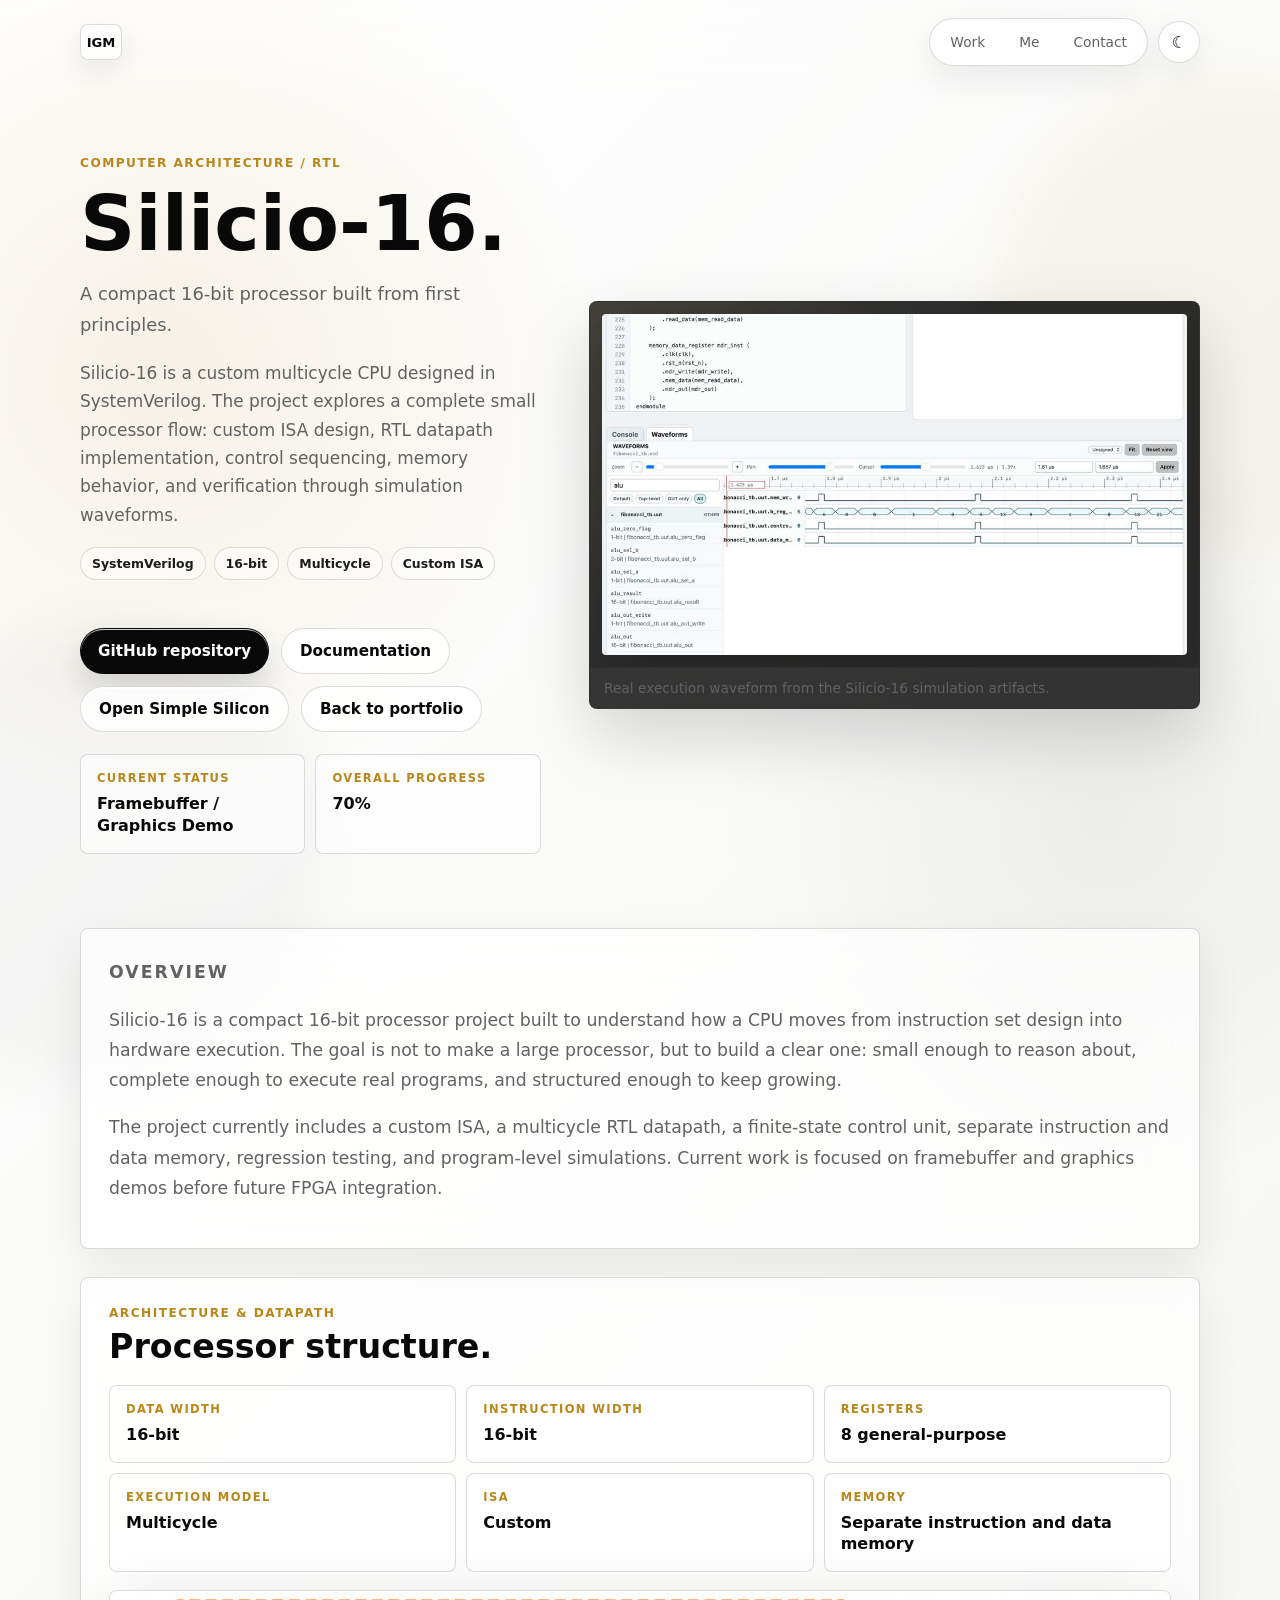
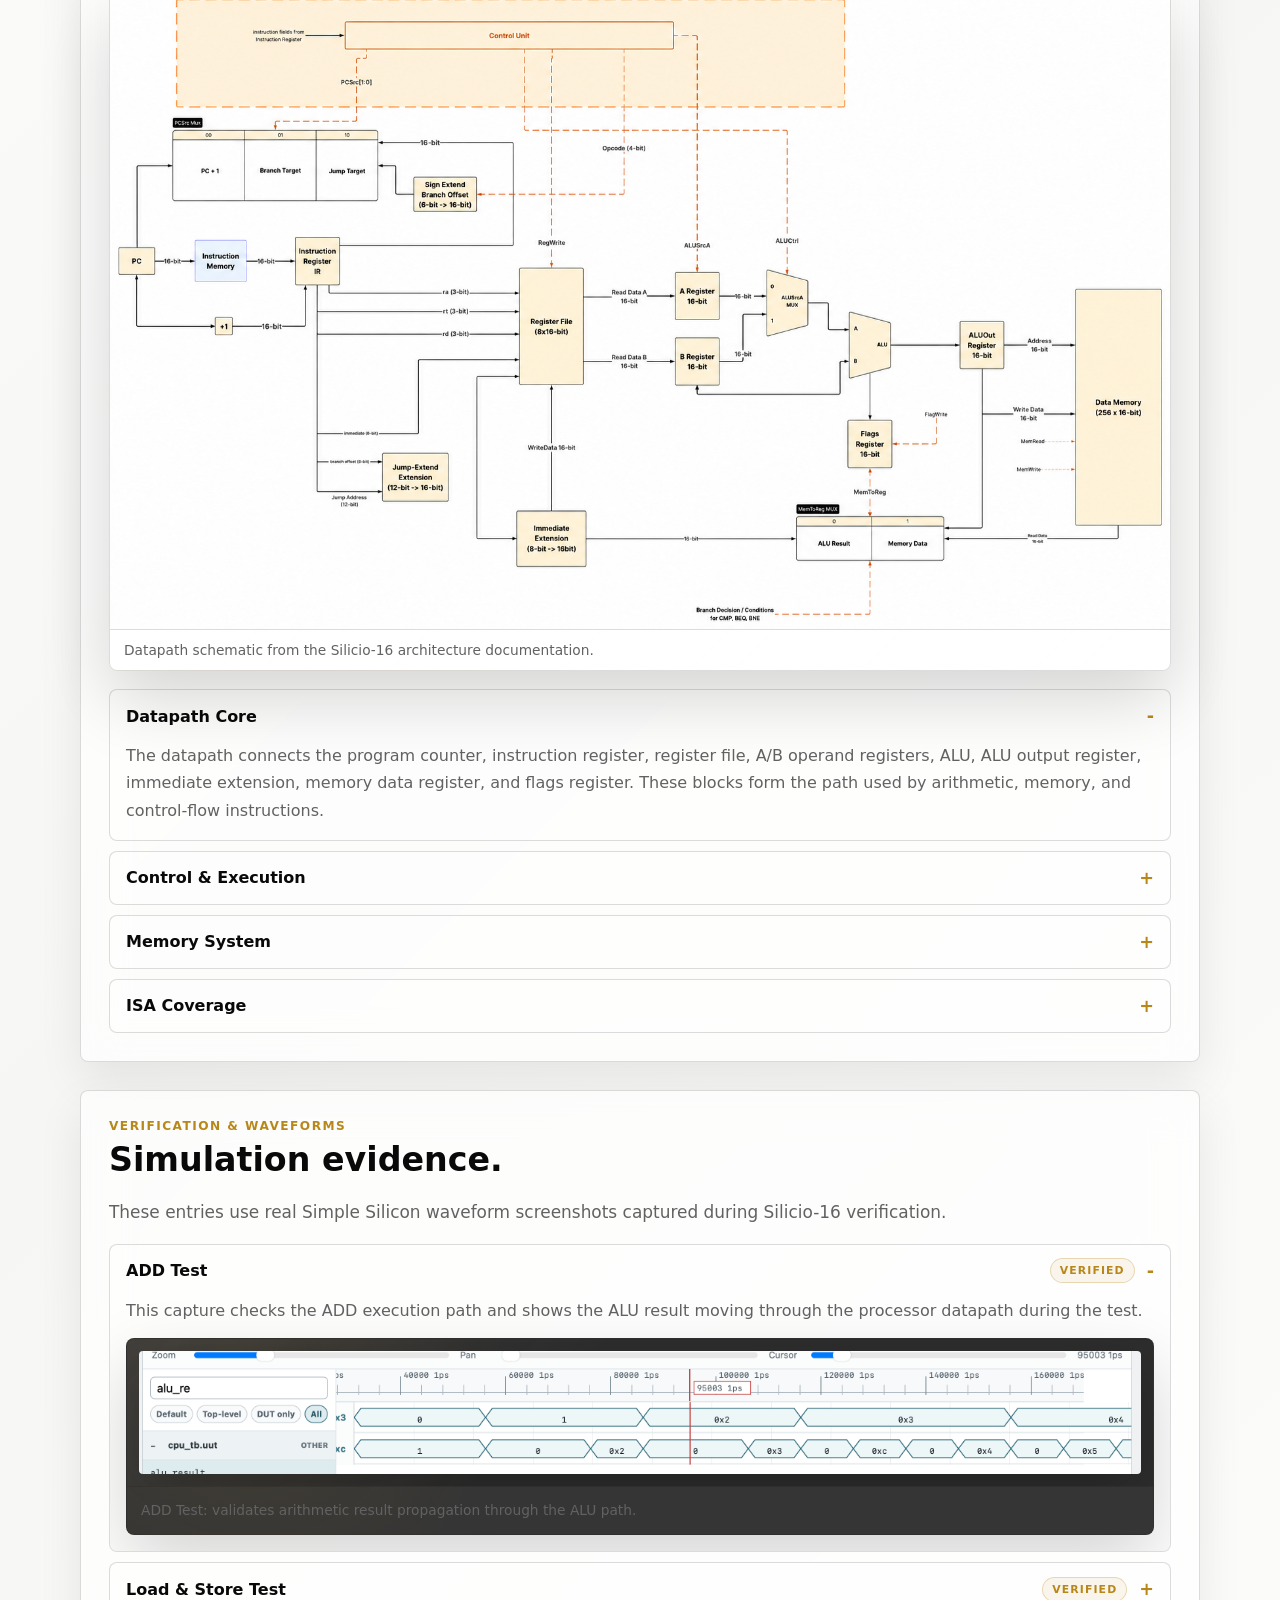
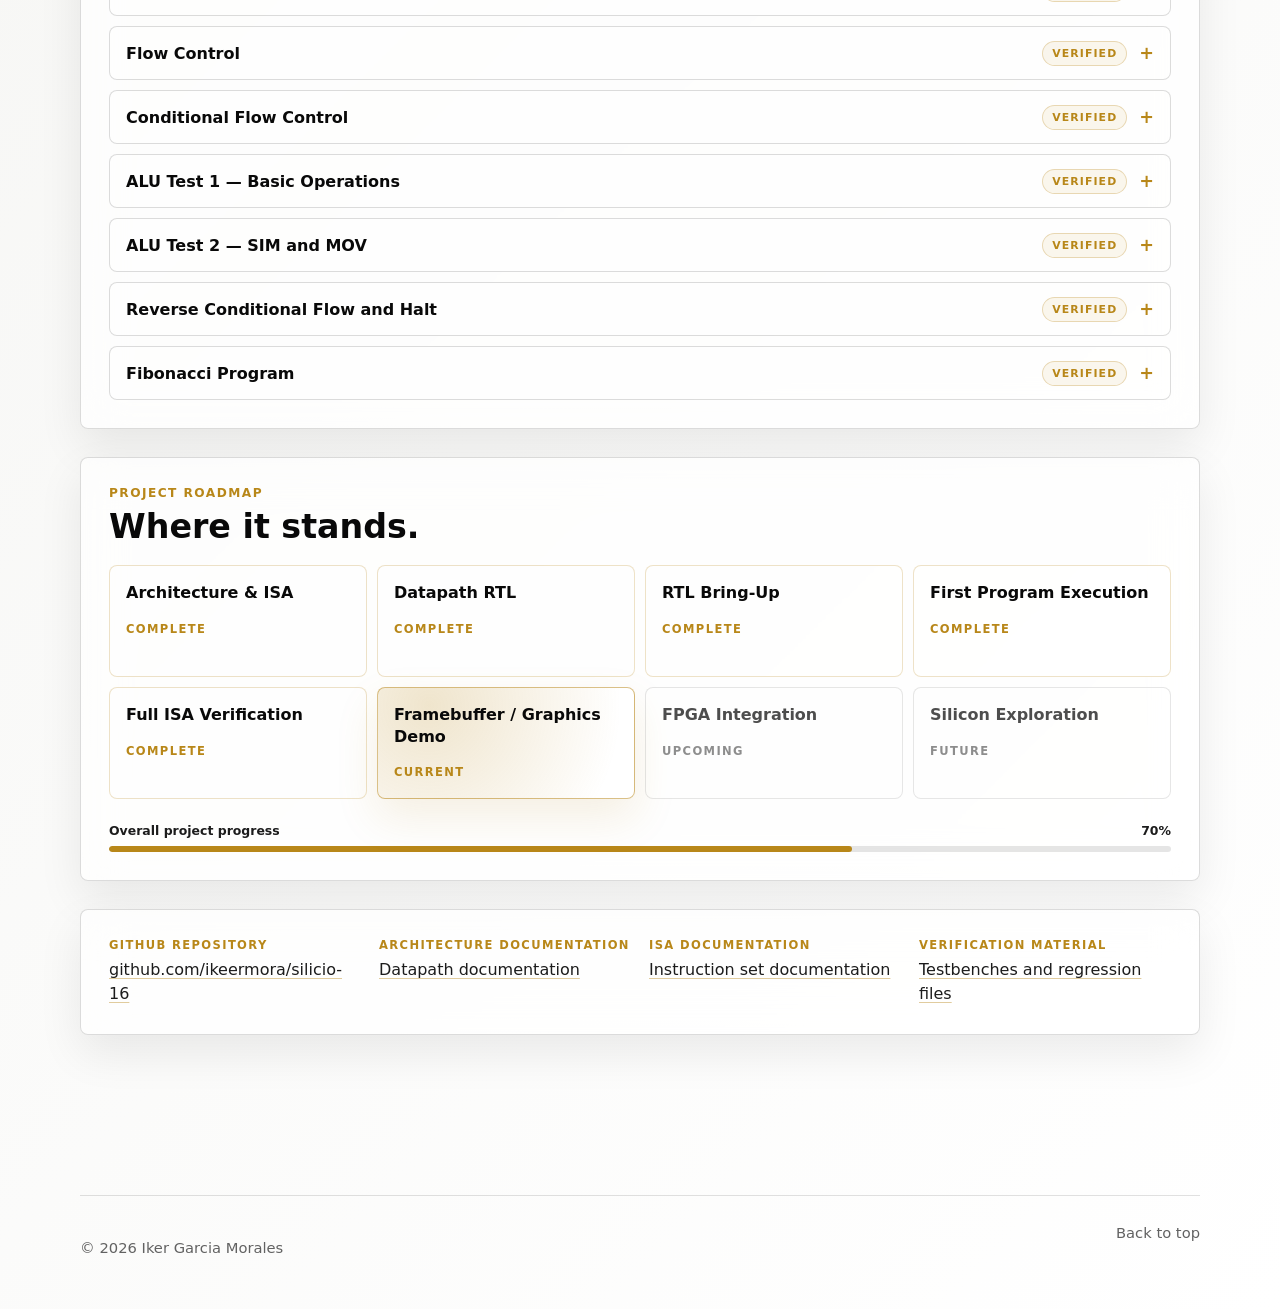
<file: projects/silicio-16.html>
<!doctype html>
<html lang="en">
  <head>
    <meta charset="UTF-8" />
    <meta name="viewport" content="width=device-width, initial-scale=1.0" />
    <meta name="description" content="Silicio-16 custom 16-bit processor project by Iker Garcia Morales." />
    <title>Silicio-16 | Iker Garcia Morales</title>
    <link rel="icon" type="image/png" href="../assets/favicon-wafer.png" />
    <link rel="apple-touch-icon" href="../assets/favicon-wafer.png" />
    <script>
      document.documentElement.dataset.theme = localStorage.getItem("theme") || "light";
    </script>
    <!-- Google Analytics 4: configure the Measurement ID in ../analytics-config.js. -->
    <script src="../analytics-config.js?v=1"></script>
    <script src="../analytics.js?v=1"></script>
    <link rel="stylesheet" href="../styles.css?v=49" />
  </head>
  <body>
    <div class="ambient ambient-one"></div>
    <div class="ambient ambient-two"></div>

    <header class="site-header">
      <a class="brand" href="../" aria-label="Iker Garcia Morales home">
        <span class="brand-mark">IGM</span>
        <span class="brand-name">Iker Garcia Morales</span>
      </a>
      <div class="header-controls">
        <nav class="nav-links" aria-label="Project navigation">
          <a href="../#work">Work</a>
          <a href="../#about">Me</a>
          <a href="../#contact">Contact</a>
        </nav>
        <button class="theme-toggle" type="button" aria-label="Turn on night mode" aria-pressed="false">
          <span aria-hidden="true">☾</span>
        </button>
      </div>
    </header>

    <main class="project-page silicio-page">
      <section class="project-hero silicio-hero section-shell">
        <div class="silicio-hero-copy">
          <p class="eyebrow">Computer Architecture / RTL</p>
          <h1>Silicio-16.</h1>
          <p class="hero-text">A compact 16-bit processor built from first principles.</p>
          <p class="silicio-summary">
            Silicio-16 is a custom multicycle CPU designed in SystemVerilog. The project
            explores a complete small processor flow: custom ISA design, RTL datapath
            implementation, control sequencing, memory behavior, and verification through
            simulation waveforms.
          </p>
          <div class="tag-row" aria-label="Silicio-16 technologies">
            <span>SystemVerilog</span>
            <span>16-bit</span>
            <span>Multicycle</span>
            <span>Custom ISA</span>
          </div>
          <div class="project-nav">
            <a class="button primary" href="https://github.com/ikeermora/silicio-16" target="_blank" rel="noreferrer">GitHub repository</a>
            <a class="button secondary" href="https://github.com/ikeermora/silicio-16/tree/main/docs" target="_blank" rel="noreferrer">Documentation</a>
            <a class="button secondary" href="https://ikeermora.github.io/simplesilicon/" target="_blank" rel="noreferrer">Open Simple Silicon</a>
            <a class="button secondary" href="../#currently-building">Back to portfolio</a>
          </div>
          <div class="silicio-status-grid" aria-label="Silicio-16 project status">
            <div>
              <span>Current status</span>
              <strong>Framebuffer / Graphics Demo</strong>
            </div>
            <div>
              <span>Overall progress</span>
              <strong>70%</strong>
            </div>
          </div>
        </div>
        <figure class="silicio-waveform-hero waveform-frame">
          <a href="../assets/silicio-16/real-fibonacci-program.png" target="_blank" rel="noreferrer" aria-label="Open Fibonacci Program waveform at full resolution">
            <img
              src="../assets/silicio-16/real-fibonacci-program.png"
              alt="Real Simple Silicon waveform capture of the Silicio-16 Fibonacci program showing memory writes and datapath activity."
              fetchpriority="high"
              decoding="async"
            />
          </a>
          <figcaption>Real execution waveform from the Silicio-16 simulation artifacts.</figcaption>
        </figure>
      </section>

      <section class="project-body section-shell">
        <article class="project-copy">
          <p class="section-kicker">Overview</p>
          <p>
            Silicio-16 is a compact 16-bit processor project built to understand how a CPU
            moves from instruction set design into hardware execution. The goal is not to
            make a large processor, but to build a clear one: small enough to reason about,
            complete enough to execute real programs, and structured enough to keep growing.
          </p>
          <p>
            The project currently includes a custom ISA, a multicycle RTL datapath, a
            finite-state control unit, separate instruction and data memory, regression
            testing, and program-level simulations. Current work is focused on framebuffer
            and graphics demos before future FPGA integration.
          </p>
        </article>

        <section class="project-deep-dive" aria-labelledby="silicio-architecture-title">
          <p class="section-kicker">Architecture & Datapath</p>
          <h2 id="silicio-architecture-title">Processor structure.</h2>

          <div class="silicio-spec-grid" aria-label="Silicio-16 processor specifications">
            <div><span>Data width</span><strong>16-bit</strong></div>
            <div><span>Instruction width</span><strong>16-bit</strong></div>
            <div><span>Registers</span><strong>8 general-purpose</strong></div>
            <div><span>Execution model</span><strong>Multicycle</strong></div>
            <div><span>ISA</span><strong>Custom</strong></div>
            <div><span>Memory</span><strong>Separate instruction and data memory</strong></div>
          </div>

          <figure class="silicio-diagram">
            <div class="magnify-target" data-magnifier>
              <img
                src="../assets/silicio-16/datapath-schematic-v2.png"
                alt="Silicio-16 datapath schematic showing the program counter, instruction register, register file, ALU, memory paths, and control signals."
                loading="lazy"
                decoding="async"
              />
              <span class="magnifier-lens" aria-hidden="true"></span>
            </div>
            <figcaption>Datapath schematic from the Silicio-16 architecture documentation.</figcaption>
          </figure>

          <div class="accordion" data-accordion>
            <div class="accordion-item is-open">
              <button class="accordion-trigger" type="button" aria-expanded="true" aria-controls="silicio-datapath-core">
                Datapath Core
              </button>
              <div class="accordion-content" id="silicio-datapath-core">
                <div class="accordion-inner">
                  <p>
                    The datapath connects the program counter, instruction register, register
                    file, A/B operand registers, ALU, ALU output register, immediate extension,
                    memory data register, and flags register. These blocks form the path used
                    by arithmetic, memory, and control-flow instructions.
                  </p>
                </div>
              </div>
            </div>
            <div class="accordion-item">
              <button class="accordion-trigger" type="button" aria-expanded="false" aria-controls="silicio-control">
                Control & Execution
              </button>
              <div class="accordion-content" id="silicio-control">
                <div class="accordion-inner">
                  <p>
                    A centralized finite-state control unit sequences each instruction across
                    multiple cycles. This keeps the processor small and readable while still
                    allowing instruction fetch, decode, execute, memory access, and writeback
                    behavior to happen in a controlled order.
                  </p>
                </div>
              </div>
            </div>
            <div class="accordion-item">
              <button class="accordion-trigger" type="button" aria-expanded="false" aria-controls="silicio-memory">
                Memory System
              </button>
              <div class="accordion-content" id="silicio-memory">
                <div class="accordion-inner">
                  <p>
                    Silicio-16 uses separate instruction and data memory. Instruction memory
                    feeds the fetch path, while data memory supports LOAD and STORE behavior
                    through the memory data register and ALU-generated addresses.
                  </p>
                </div>
              </div>
            </div>
            <div class="accordion-item">
              <button class="accordion-trigger" type="button" aria-expanded="false" aria-controls="silicio-isa">
                ISA Coverage
              </button>
              <div class="accordion-content" id="silicio-isa">
                <div class="accordion-inner">
                  <p>
                    The current ISA includes arithmetic, bitwise, comparison, move, immediate,
                    memory, branch, jump, and halt instructions. The regression suite checks
                    the main behavior across these instruction families.
                  </p>
                  <pre><code>NOP ADD SUB AND OR XOR SIM MOV LDI LOAD STORE CMP BEQ BNE JMP HALT</code></pre>
                </div>
              </div>
            </div>
          </div>
        </section>

        <section class="project-deep-dive" aria-labelledby="silicio-verification-title">
          <p class="section-kicker">Verification & Waveforms</p>
          <h2 id="silicio-verification-title">Simulation evidence.</h2>
          <p class="silicio-section-note">
            These entries use real Simple Silicon waveform screenshots captured during
            Silicio-16 verification.
          </p>

          <div class="accordion verification-accordion" data-accordion>
            <div class="accordion-item is-open">
              <button class="accordion-trigger" type="button" aria-expanded="true" aria-controls="silicio-add-test">
                <span>ADD Test</span>
                <span class="test-status is-pass">Verified</span>
              </button>
              <div class="accordion-content" id="silicio-add-test">
                <div class="accordion-inner">
                  <p>
                    This capture checks the ADD execution path and shows the ALU result moving
                    through the processor datapath during the test.
                  </p>
                  <figure class="waveform-frame">
                    <a href="../assets/silicio-16/real-add-test.png" target="_blank" rel="noreferrer" aria-label="Open ADD Test waveform at full resolution">
                      <img src="../assets/silicio-16/real-add-test.png" alt="Real Simple Silicon waveform capture for the Silicio-16 ADD test." loading="lazy" decoding="async" />
                    </a>
                    <figcaption>ADD Test: validates arithmetic result propagation through the ALU path.</figcaption>
                  </figure>
                </div>
              </div>
            </div>
            <div class="accordion-item">
              <button class="accordion-trigger" type="button" aria-expanded="false" aria-controls="silicio-memory-test">
                <span>Load & Store Test</span>
                <span class="test-status is-pass">Verified</span>
              </button>
              <div class="accordion-content" id="silicio-memory-test">
                <div class="accordion-inner">
                  <p>
                    The memory test stores a register value into data memory and loads it back
                    into another register. This validates the address path, memory write
                    control, memory data register, and register writeback behavior.
                  </p>
                  <figure class="waveform-frame">
                    <a href="../assets/silicio-16/real-load-store-test.png" target="_blank" rel="noreferrer" aria-label="Open Load and Store Test waveform at full resolution">
                      <img src="../assets/silicio-16/real-load-store-test.png" alt="Real Simple Silicon waveform capture for the Silicio-16 load and store test." loading="lazy" decoding="async" />
                    </a>
                    <figcaption>Load & Store Test: confirms memory data can be written and read back through the CPU path.</figcaption>
                  </figure>
                </div>
              </div>
            </div>
            <div class="accordion-item">
              <button class="accordion-trigger" type="button" aria-expanded="false" aria-controls="silicio-flow-test">
                <span>Flow Control</span>
                <span class="test-status is-pass">Verified</span>
              </button>
              <div class="accordion-content" id="silicio-flow-test">
                <div class="accordion-inner">
                  <p>
                    Flow-control testing covers program counter updates through jump, NOP,
                    halt stability, and branch offset behavior. The waveform keeps the focus
                    on PC movement and instruction sequencing.
                  </p>
                  <figure class="waveform-frame">
                    <a href="../assets/silicio-16/real-flow-control.png" target="_blank" rel="noreferrer" aria-label="Open Flow Control waveform at full resolution">
                      <img src="../assets/silicio-16/real-flow-control.png" alt="Real Simple Silicon waveform capture for Silicio-16 flow control." loading="lazy" decoding="async" />
                    </a>
                    <figcaption>Flow Control: shows program counter movement through the control path.</figcaption>
                  </figure>
                </div>
              </div>
            </div>
            <div class="accordion-item">
              <button class="accordion-trigger" type="button" aria-expanded="false" aria-controls="silicio-conditional-test">
                <span>Conditional Flow Control</span>
                <span class="test-status is-pass">Verified</span>
              </button>
              <div class="accordion-content" id="silicio-conditional-test">
                <div class="accordion-inner">
                  <p>
                    Conditional-flow tests include BEQ and BNE cases where the branch is taken
                    and not taken. The regression also includes a negative branch offset case
                    to check signed control-flow behavior.
                  </p>
                  <figure class="waveform-frame">
                    <a href="../assets/silicio-16/real-conditional-flow.png" target="_blank" rel="noreferrer" aria-label="Open Conditional Flow Control waveform at full resolution">
                      <img src="../assets/silicio-16/real-conditional-flow.png" alt="Real Simple Silicon waveform capture for Silicio-16 conditional flow control." loading="lazy" decoding="async" />
                    </a>
                    <figcaption>Conditional Flow Control: validates conditional PC updates and control sequencing.</figcaption>
                  </figure>
                </div>
              </div>
            </div>
            <div class="accordion-item">
              <button class="accordion-trigger" type="button" aria-expanded="false" aria-controls="silicio-alu-basic-test">
                <span>ALU Test 1 — Basic Operations</span>
                <span class="test-status is-pass">Verified</span>
              </button>
              <div class="accordion-content" id="silicio-alu-basic-test">
                <div class="accordion-inner">
                  <p>
                    This test loads 12 and 5 into R1 and R2, executes SUB, AND, OR, and XOR,
                    stores the results in R3 through R6, and ends with HALT.
                  </p>
                  <figure class="waveform-frame">
                    <a href="../assets/silicio-16/real-alu-basic.png" target="_blank" rel="noreferrer" aria-label="Open ALU Test 1 waveform at full resolution">
                      <img src="../assets/silicio-16/real-alu-basic.png" alt="Real Simple Silicon waveform capture for Silicio-16 ALU Test 1 basic operations." loading="lazy" decoding="async" />
                    </a>
                    <figcaption>ALU Test 1: proves the basic arithmetic and bitwise operation paths.</figcaption>
                  </figure>
                </div>
              </div>
            </div>
            <div class="accordion-item">
              <button class="accordion-trigger" type="button" aria-expanded="false" aria-controls="silicio-alu-sim-mov-test">
                <span>ALU Test 2 — SIM and MOV</span>
                <span class="test-status is-pass">Verified</span>
              </button>
              <div class="accordion-content" id="silicio-alu-sim-mov-test">
                <div class="accordion-inner">
                  <p>
                    This test loads 0x00FF and 0x000F, executes the custom SIM instruction,
                    copies the result with MOV, and ends with HALT.
                  </p>
                  <figure class="waveform-frame">
                    <a href="../assets/silicio-16/real-alu-sim-mov.png" target="_blank" rel="noreferrer" aria-label="Open ALU Test 2 waveform at full resolution">
                      <img src="../assets/silicio-16/real-alu-sim-mov.png" alt="Real Simple Silicon waveform capture for Silicio-16 ALU Test 2 SIM and MOV." loading="lazy" decoding="async" />
                    </a>
                    <figcaption>ALU Test 2: verifies the custom SIM instruction and MOV result transfer.</figcaption>
                  </figure>
                </div>
              </div>
            </div>
            <div class="accordion-item">
              <button class="accordion-trigger" type="button" aria-expanded="false" aria-controls="silicio-reverse-flow-test">
                <span>Reverse Conditional Flow and Halt</span>
                <span class="test-status is-pass">Verified</span>
              </button>
              <div class="accordion-content" id="silicio-reverse-flow-test">
                <div class="accordion-inner">
                  <p>
                    This test loads R1 = 5 and R2 = 10, uses CMP and BNE to skip address 4,
                    uses JMP to skip address 6, and reaches HALT at address 7.
                  </p>
                  <figure class="waveform-frame">
                    <a href="../assets/silicio-16/real-reverse-conditional-halt.png" target="_blank" rel="noreferrer" aria-label="Open Reverse Conditional Flow and Halt waveform at full resolution">
                      <img src="../assets/silicio-16/real-reverse-conditional-halt.png" alt="Real Simple Silicon waveform capture for Silicio-16 reverse conditional flow and halt." loading="lazy" decoding="async" />
                    </a>
                    <figcaption>Reverse Conditional Flow and Halt: checks branch decisions, jump behavior, and final HALT sequencing.</figcaption>
                  </figure>
                </div>
              </div>
            </div>
            <div class="accordion-item">
              <button class="accordion-trigger" type="button" aria-expanded="false" aria-controls="silicio-fibonacci-test">
                <span>Fibonacci Program</span>
                <span class="test-status is-pass">Verified</span>
              </button>
              <div class="accordion-content" id="silicio-fibonacci-test">
                <div class="accordion-inner">
                  <p>
                    This is the strongest system-level demonstration because it combines
                    arithmetic, looping, register operations, control flow, and memory writes.
                  </p>
                  <figure class="waveform-frame">
                    <a href="../assets/silicio-16/real-fibonacci-program.png" target="_blank" rel="noreferrer" aria-label="Open Fibonacci Program waveform at full resolution">
                      <img src="../assets/silicio-16/real-fibonacci-program.png" alt="Real Simple Silicon waveform capture for the Silicio-16 Fibonacci program." loading="lazy" decoding="async" />
                    </a>
                    <figcaption>Fibonacci Program: system-level execution with arithmetic, loop control, registers, and memory writes.</figcaption>
                  </figure>
                </div>
              </div>
            </div>
          </div>
        </section>

        <section class="project-deep-dive" aria-labelledby="silicio-roadmap-title">
          <p class="section-kicker">Project Roadmap</p>
          <h2 id="silicio-roadmap-title">Where it stands.</h2>
          <div class="case-roadmap" aria-label="Silicio-16 roadmap">
            <div class="is-complete"><span>Architecture & ISA</span><strong>Complete</strong></div>
            <div class="is-complete"><span>Datapath RTL</span><strong>Complete</strong></div>
            <div class="is-complete"><span>RTL Bring-Up</span><strong>Complete</strong></div>
            <div class="is-complete"><span>First Program Execution</span><strong>Complete</strong></div>
            <div class="is-complete"><span>Full ISA Verification</span><strong>Complete</strong></div>
            <div class="is-current"><span>Framebuffer / Graphics Demo</span><strong>Current</strong></div>
            <div class="is-upcoming"><span>FPGA Integration</span><strong>Upcoming</strong></div>
            <div class="is-future"><span>Silicon Exploration</span><strong>Future</strong></div>
          </div>
          <div class="progress-meta">
            <span>Overall project progress</span>
            <span>70%</span>
          </div>
          <div class="progress-track" aria-label="Silicio-16 progress: 70%">
            <span style="width: 70%"></span>
          </div>
        </section>

        <aside class="project-facts">
          <dl>
            <div>
              <dt>GitHub repository</dt>
              <dd><a href="https://github.com/ikeermora/silicio-16" target="_blank" rel="noreferrer">github.com/ikeermora/silicio-16</a></dd>
            </div>
            <div>
              <dt>Architecture documentation</dt>
              <dd><a href="https://github.com/ikeermora/silicio-16/blob/main/docs/datapath.md" target="_blank" rel="noreferrer">Datapath documentation</a></dd>
            </div>
            <div>
              <dt>ISA documentation</dt>
              <dd><a href="https://github.com/ikeermora/silicio-16/blob/main/docs/isa.md" target="_blank" rel="noreferrer">Instruction set documentation</a></dd>
            </div>
            <div>
              <dt>Verification material</dt>
              <dd><a href="https://github.com/ikeermora/silicio-16/tree/main/tb" target="_blank" rel="noreferrer">Testbenches and regression files</a></dd>
            </div>
          </dl>
        </aside>
      </section>
    </main>

    <footer class="site-footer">
      <p>© 2026 Iker Garcia Morales</p>
      <a href="../#top">Back to top</a>
    </footer>

    <script src="../script.js?v=43"></script>
  </body>
</html>
</file>
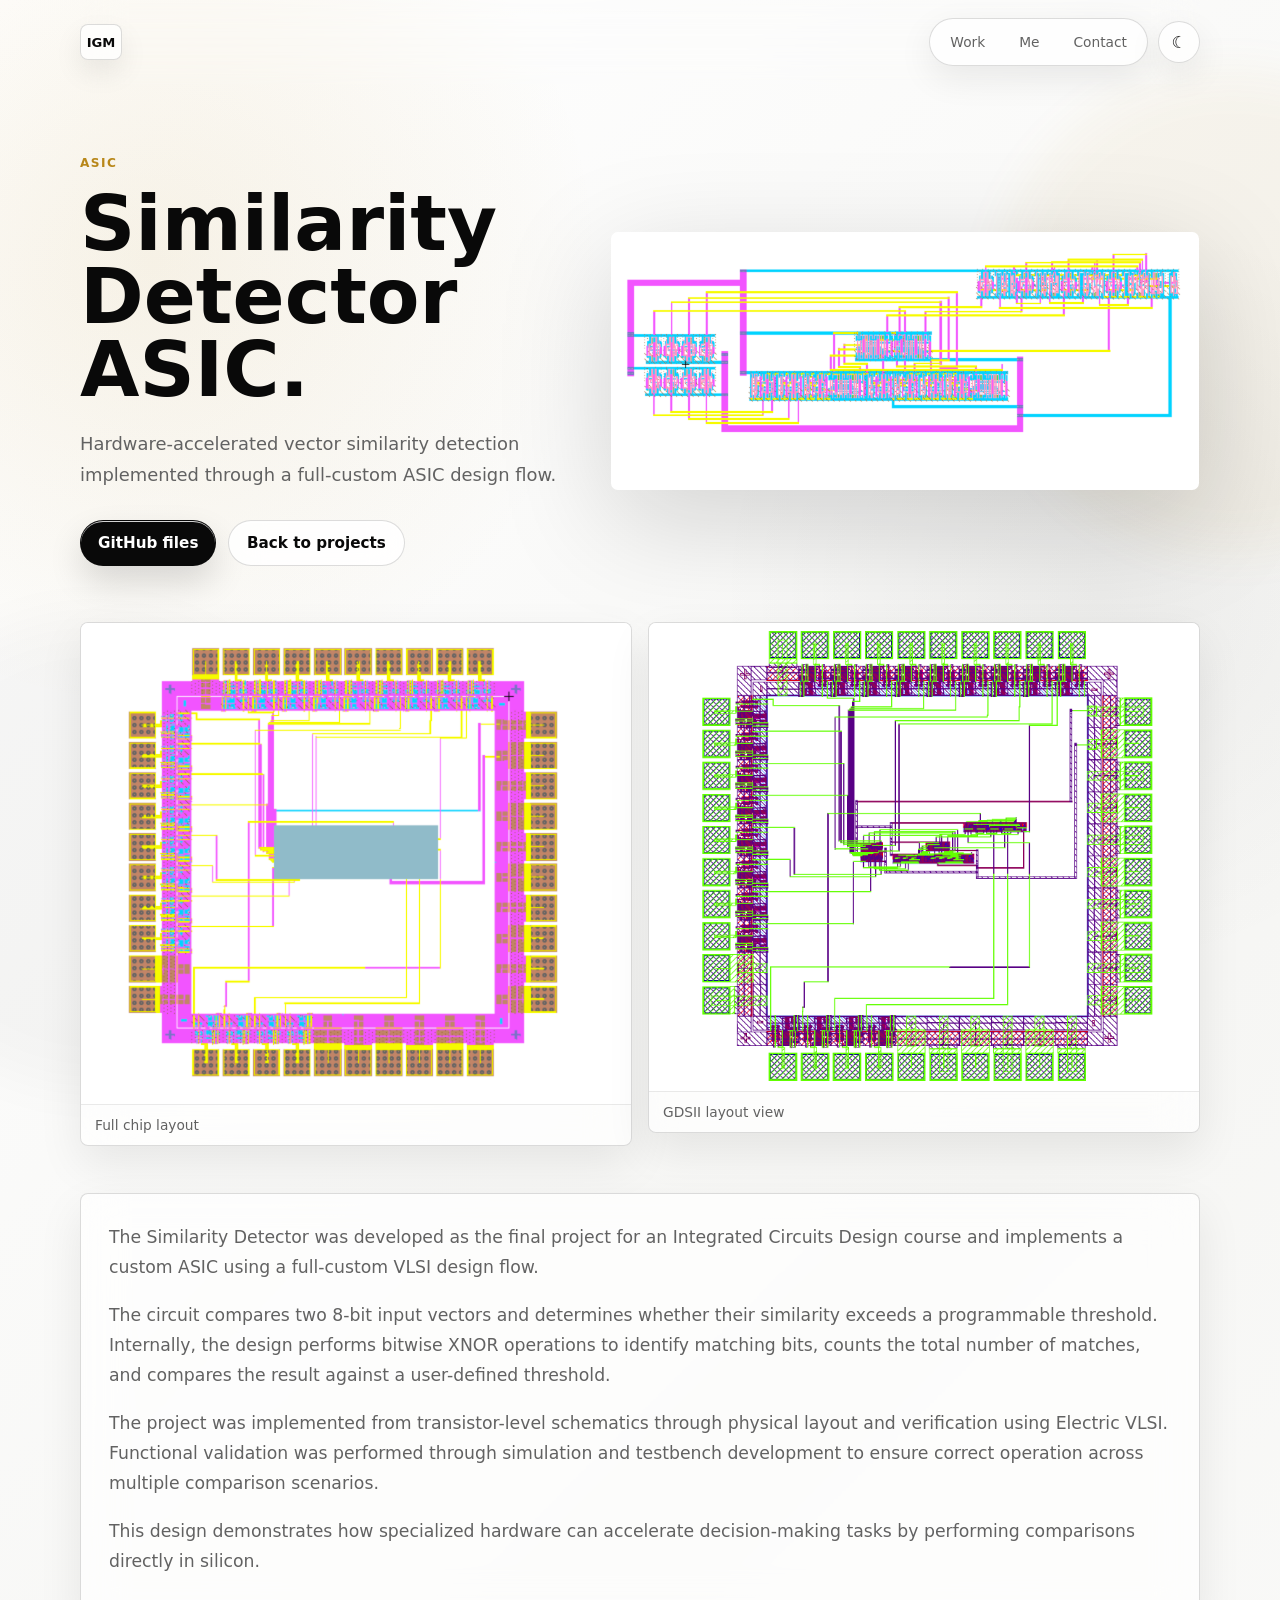
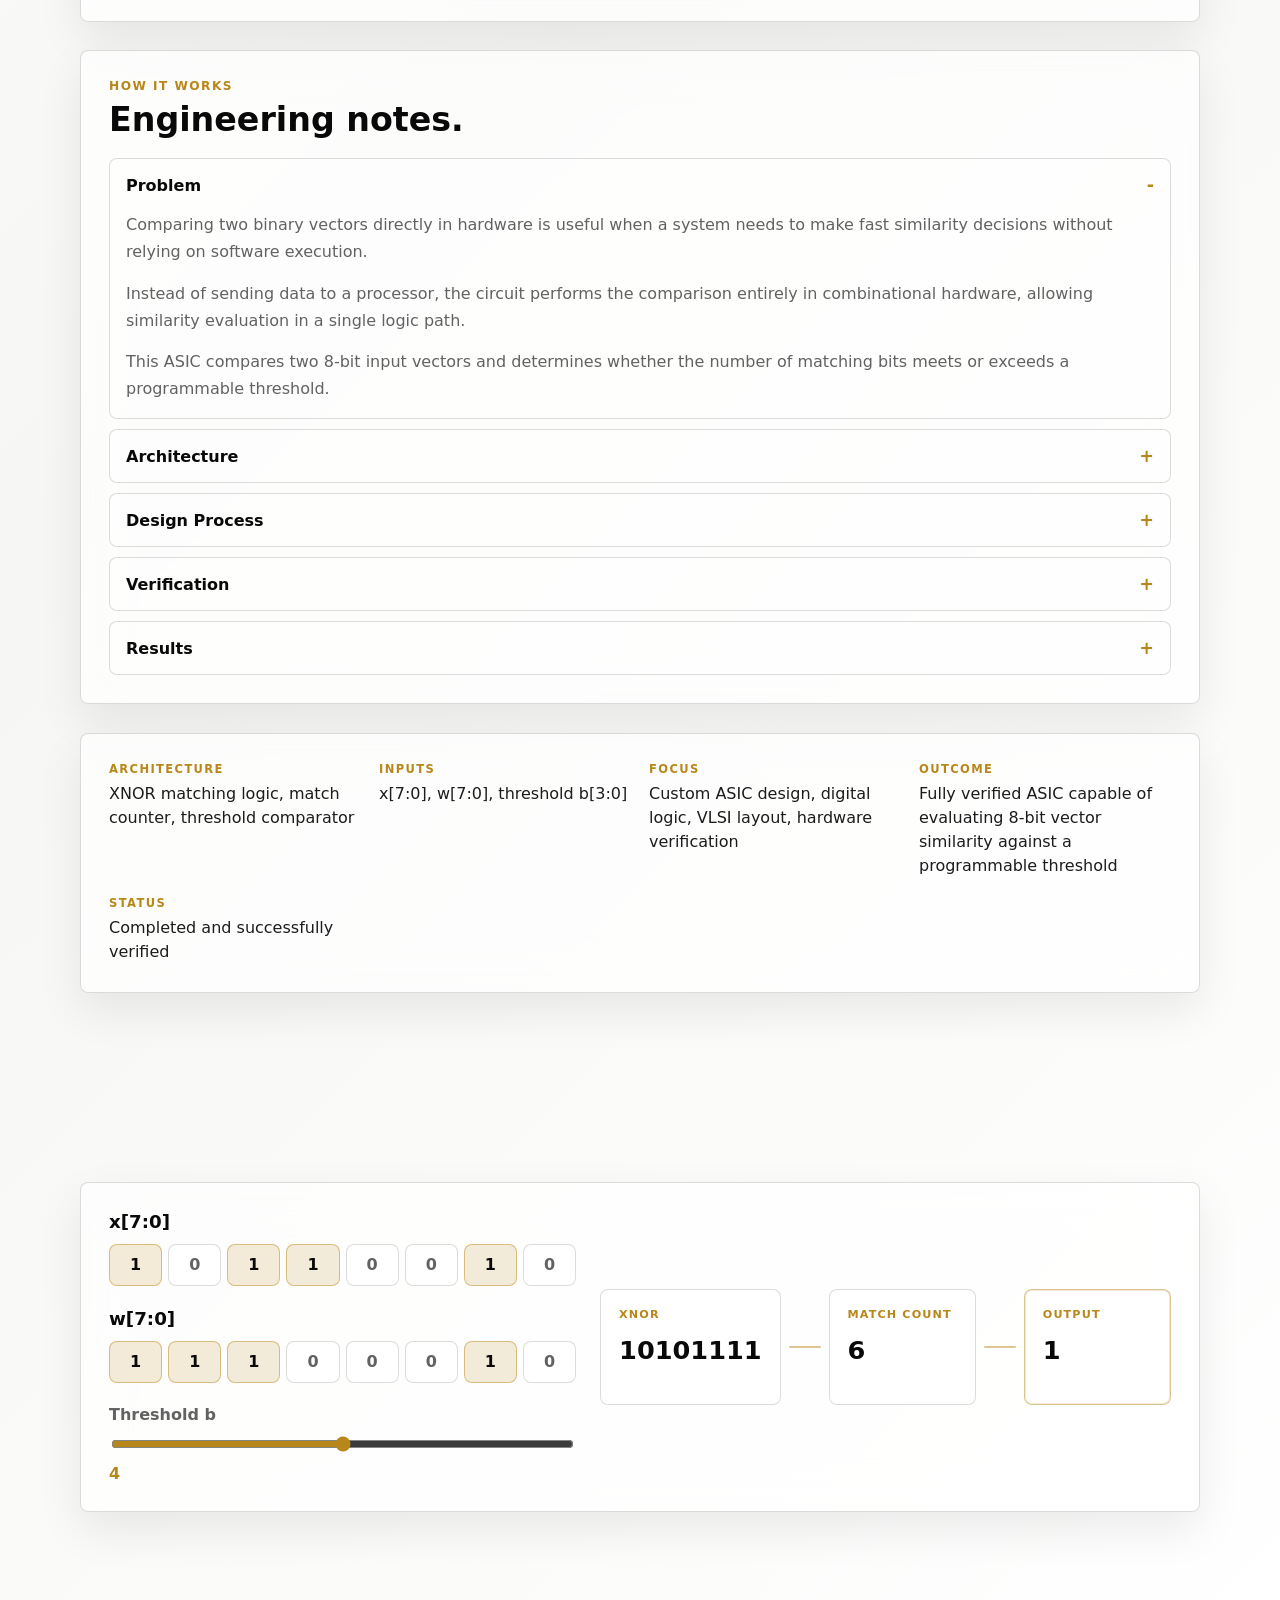
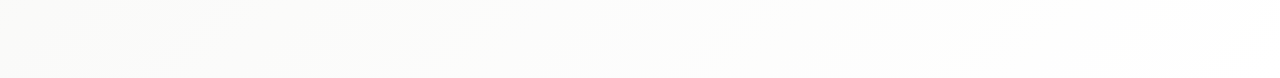
<file: projects/similarity-detector.html>
<!doctype html>
<html lang="en">
  <head>
    <meta charset="UTF-8" />
    <meta name="viewport" content="width=device-width, initial-scale=1.0" />
    <meta name="description" content="Similarity Detector ASIC project by Iker Garcia Morales." />
    <title>Similarity Detector | Iker Garcia Morales</title>
    <link rel="icon" type="image/png" href="../assets/favicon-wafer.png" />
    <link rel="apple-touch-icon" href="../assets/favicon-wafer.png" />
    <script>
      document.documentElement.dataset.theme = localStorage.getItem("theme") || "light";
    </script>
    <!-- Google Analytics 4: configure the Measurement ID in ../analytics-config.js. -->
    <script src="../analytics-config.js?v=1"></script>
    <script src="../analytics.js?v=1"></script>
    <link rel="stylesheet" href="../styles.css?v=49" />
  </head>
  <body>
    <div class="ambient ambient-one"></div>
    <div class="ambient ambient-two"></div>

    <header class="site-header">
      <a class="brand" href="../" aria-label="Iker Garcia Morales home">
        <span class="brand-mark">IGM</span>
        <span class="brand-name">Iker Garcia Morales</span>
      </a>
      <div class="header-controls">
        <nav class="nav-links" aria-label="Project navigation">
          <a href="../#work">Work</a>
          <a href="../#about">Me</a>
          <a href="../#contact">Contact</a>
        </nav>
        <button class="theme-toggle" type="button" aria-label="Turn on night mode" aria-pressed="false">
          <span aria-hidden="true">☾</span>
        </button>
      </div>
    </header>

    <main class="project-page">
      <section class="project-hero section-shell">
        <div>
          <p class="eyebrow">ASIC</p>
          <h1>Similarity Detector ASIC.</h1>
          <p class="hero-text">
            Hardware-accelerated vector similarity detection implemented through a full-custom ASIC design flow.
          </p>
          <div class="project-nav">
            <a class="button primary" href="https://github.com/ikeermora/similarity-detector" target="_blank" rel="noreferrer">GitHub files</a>
            <a class="button secondary" href="../#work">Back to projects</a>
          </div>
        </div>
        <div class="project-media">
          <img
            class="theme-image theme-image-light"
            src="../assets/core_white_similarity.png"
            alt="Core layout view of the Similarity Detector ASIC."
          />
          <img
            class="theme-image theme-image-dark"
            src="../assets/core_black_similarity.png"
            alt="Core layout view of the Similarity Detector ASIC."
          />
        </div>
      </section>

      <section class="project-gallery section-shell" aria-label="Similarity Detector ASIC images">
        <figure>
          <img
            class="theme-image theme-image-light"
            src="../assets/Similarity_detector_white.png"
            alt="Full chip layout view of the Similarity Detector ASIC."
          />
          <img
            class="theme-image theme-image-dark"
            src="../assets/Similarity_detector_black.png"
            alt="Full chip layout view of the Similarity Detector ASIC."
          />
          <figcaption>Full chip layout</figcaption>
        </figure>
        <figure>
          <img src="../assets/Similarity_detector_gdsii_white.png" alt="GDSII layout view of the Similarity Detector ASIC." />
          <figcaption>GDSII layout view</figcaption>
        </figure>
      </section>

      <section class="project-body section-shell">
        <article class="project-copy">
          <p>
            The Similarity Detector was developed as the final project for an Integrated
            Circuits Design course and implements a custom ASIC using a full-custom VLSI
            design flow.
          </p>
          <p>
            The circuit compares two 8-bit input vectors and determines whether their
            similarity exceeds a programmable threshold. Internally, the design performs
            bitwise XNOR operations to identify matching bits, counts the total number of
            matches, and compares the result against a user-defined threshold.
          </p>
          <p>
            The project was implemented from transistor-level schematics through physical
            layout and verification using Electric VLSI. Functional validation was performed
            through simulation and testbench development to ensure correct operation across
            multiple comparison scenarios.
          </p>
          <p>
            This design demonstrates how specialized hardware can accelerate decision-making
            tasks by performing comparisons directly in silicon.
          </p>
        </article>

        <section class="project-deep-dive" aria-labelledby="similarity-how-title">
          <p class="section-kicker">How It Works</p>
          <h2 id="similarity-how-title">Engineering notes.</h2>
          <div class="accordion" data-accordion>
            <div class="accordion-item is-open">
              <button class="accordion-trigger" type="button" aria-expanded="true" aria-controls="similarity-problem">
                Problem
              </button>
              <div class="accordion-content" id="similarity-problem">
                <div class="accordion-inner">
                  <p>
                    Comparing two binary vectors directly in hardware is useful when a system
                    needs to make fast similarity decisions without relying on software execution.
                  </p>
                  <p>
                    Instead of sending data to a processor, the circuit performs the comparison
                    entirely in combinational hardware, allowing similarity evaluation in a
                    single logic path.
                  </p>
                  <p>
                    This ASIC compares two 8-bit input vectors and determines whether the
                    number of matching bits meets or exceeds a programmable threshold.
                  </p>
                </div>
              </div>
            </div>
            <div class="accordion-item">
              <button class="accordion-trigger" type="button" aria-expanded="false" aria-controls="similarity-architecture">
                Architecture
              </button>
              <div class="accordion-content" id="similarity-architecture">
                <div class="accordion-inner">
                  <p>The Similarity Detector is organized as a simple hardware pipeline.</p>
                  <div class="architecture-diagram" aria-label="Similarity Detector ASIC architecture diagram">
                    <svg viewBox="0 0 900 310" role="img" aria-labelledby="similarity-diagram-title">
                      <title id="similarity-diagram-title">XNOR8 to match counter to threshold comparator block diagram</title>
                      <defs>
                        <marker id="arrowhead" markerWidth="10" markerHeight="10" refX="7" refY="3" orient="auto">
                          <path d="M0,0 L0,6 L7,3 z" />
                        </marker>
                      </defs>
                      <g class="diagram-inputs">
                        <text x="42" y="118">x[7:0]</text>
                        <text x="42" y="192">w[7:0]</text>
                        <line x1="105" y1="112" x2="170" y2="136" />
                        <line x1="105" y1="186" x2="170" y2="166" />
                      </g>
                      <g class="diagram-block" transform="translate(170 105)">
                        <rect width="170" height="92" rx="14" />
                        <text class="diagram-code" x="85" y="38">XNOR8</text>
                        <text x="85" y="64">Bitwise Compare</text>
                      </g>
                      <line class="diagram-bus" x1="340" y1="151" x2="425" y2="151" />
                      <text class="diagram-signal" x="382" y="132">match[7:0]</text>
                      <g class="diagram-block" transform="translate(425 105)">
                        <rect width="190" height="92" rx="14" />
                        <text class="diagram-code" x="95" y="38">match_counter8</text>
                        <text x="95" y="64">Match Count</text>
                      </g>
                      <line class="diagram-bus" x1="615" y1="151" x2="700" y2="151" />
                      <text class="diagram-signal" x="658" y="132">count[3:0]</text>
                      <g class="diagram-block" transform="translate(700 105)">
                        <rect width="170" height="92" rx="14" />
                        <text class="diagram-code" x="85" y="38">comp4_ge</text>
                        <text x="85" y="64">Threshold Compare</text>
                      </g>
                      <text x="742" y="272">b[3:0]</text>
                      <line x1="785" y1="250" x2="785" y2="198" />
                      <line class="diagram-bus" x1="870" y1="151" x2="886" y2="151" />
                      <text x="822" y="82">out</text>
                    </svg>
                  </div>
                  <p>
                    Each pair of bits from x[7:0] and w[7:0] is compared using XNOR logic.
                    Matching bits produce a logic 1 while mismatches produce a logic 0.
                  </p>
                  <p>
                    The match_counter8 block counts the total number of matching bits and
                    generates a 4-bit count value. The comp4_ge comparator then checks whether
                    matches &gt;= threshold. If true, the output is asserted.
                  </p>
                  <div class="example-operation">
                    <h3>Example Operation</h3>
                    <pre><code>x = 10110110
w = 10100111

XNOR result = 11100110

Matches = 6
Threshold = 5

Output = 1</code></pre>
                  </div>
                </div>
              </div>
            </div>
            <div class="accordion-item">
              <button class="accordion-trigger" type="button" aria-expanded="false" aria-controls="similarity-process">
                Design Process
              </button>
              <div class="accordion-content" id="similarity-process">
                <div class="accordion-inner">
                  <p>The design was divided into reusable digital blocks:</p>
                  <ol>
                    <li>XNOR8</li>
                    <li>Match Counter</li>
                    <li>Threshold Comparator</li>
                  </ol>
                  <p>
                    Each block was first developed and verified independently before integration
                    into the top-level design.
                  </p>
                  <p>
                    After schematic construction, every module was translated into transistor-level
                    CMOS layout using Electric VLSI. The physical implementation followed the same
                    hierarchy used in the schematic design to simplify verification and debugging.
                  </p>
                  <p>
                    Once the core was validated, a complete chip-level layout was assembled with
                    padframe integration, power routing, ground distribution, and external I/O
                    connections.
                  </p>
                </div>
              </div>
            </div>
            <div class="accordion-item">
              <button class="accordion-trigger" type="button" aria-expanded="false" aria-controls="similarity-verification">
                Verification
              </button>
              <div class="accordion-content" id="similarity-verification">
                <div class="accordion-inner">
                  <p>Functional verification was performed through switch-level simulation using IRSIM.</p>
                  <p>Test cases included:</p>
                  <ul>
                    <li>Perfect matches</li>
                    <li>Partial matches</li>
                    <li>No-match conditions</li>
                    <li>Threshold boundary cases</li>
                    <li>Minimum threshold values</li>
                    <li>Maximum threshold values</li>
                  </ul>
                  <pre><code>matches = popcount(x XNOR w)
output = matches &gt;= threshold</code></pre>
                  <p>
                    Physical verification included DRC, ERC, and NCC to ensure consistency
                    between schematic and layout implementations.
                  </p>
                </div>
              </div>
            </div>
            <div class="accordion-item">
              <button class="accordion-trigger" type="button" aria-expanded="false" aria-controls="similarity-results">
                Results
              </button>
              <div class="accordion-content" id="similarity-results">
                <div class="accordion-inner">
                  <p>
                    The final ASIC successfully evaluates similarity between two 8-bit vectors
                    and generates a binary decision based on a programmable threshold.
                  </p>
                  <p>
                    The project demonstrated the complete custom IC design flow, including
                    architecture development, transistor-level schematics, physical layout,
                    padframe integration, simulation, and verification.
                  </p>
                  <p>
                    Beyond the functional result, the project provided hands-on experience with
                    hierarchical VLSI design, physical routing challenges, and the verification
                    process required to transform a digital concept into a manufacturable
                    integrated circuit.
                  </p>
                </div>
              </div>
            </div>
          </div>
        </section>

        <aside class="project-facts">
          <dl>
            <div>
              <dt>Architecture</dt>
              <dd>XNOR matching logic, match counter, threshold comparator</dd>
            </div>
            <div>
              <dt>Inputs</dt>
              <dd>x[7:0], w[7:0], threshold b[3:0]</dd>
            </div>
            <div>
              <dt>Focus</dt>
              <dd>Custom ASIC design, digital logic, VLSI layout, hardware verification</dd>
            </div>
            <div>
              <dt>Outcome</dt>
              <dd>Fully verified ASIC capable of evaluating 8-bit vector similarity against a programmable threshold</dd>
            </div>
            <div>
              <dt>Status</dt>
              <dd>Completed and successfully verified</dd>
            </div>
          </dl>
        </aside>
      </section>

      <section class="interactive-demo section-shell" data-demo="similarity">
        <div class="section-heading">
          <p class="section-kicker">Interactive Demo</p>
          <h2>Vector similarity logic.</h2>
        </div>
        <div class="logic-demo">
          <div class="bit-controls">
            <div>
              <h3>x[7:0]</h3>
              <div class="bit-row" data-bit-row="x"></div>
            </div>
            <div>
              <h3>w[7:0]</h3>
              <div class="bit-row" data-bit-row="w"></div>
            </div>
            <label class="threshold-control">
              Threshold b
              <input type="range" min="0" max="8" value="4" data-threshold />
              <span data-threshold-value>4</span>
            </label>
          </div>
          <div class="logic-flow" aria-label="Similarity Detector live output">
            <div class="logic-node">
              <span>XNOR</span>
              <strong data-match-pattern>00000000</strong>
            </div>
            <div class="logic-wire"></div>
            <div class="logic-node">
              <span>Match Count</span>
              <strong data-match-count>0</strong>
            </div>
            <div class="logic-wire"></div>
            <div class="logic-node output-node">
              <span>Output</span>
              <strong data-output>0</strong>
            </div>
          </div>
        </div>
      </section>
    </main>
    <script src="../script.js?v=43"></script>
  </body>
</html>
</file>
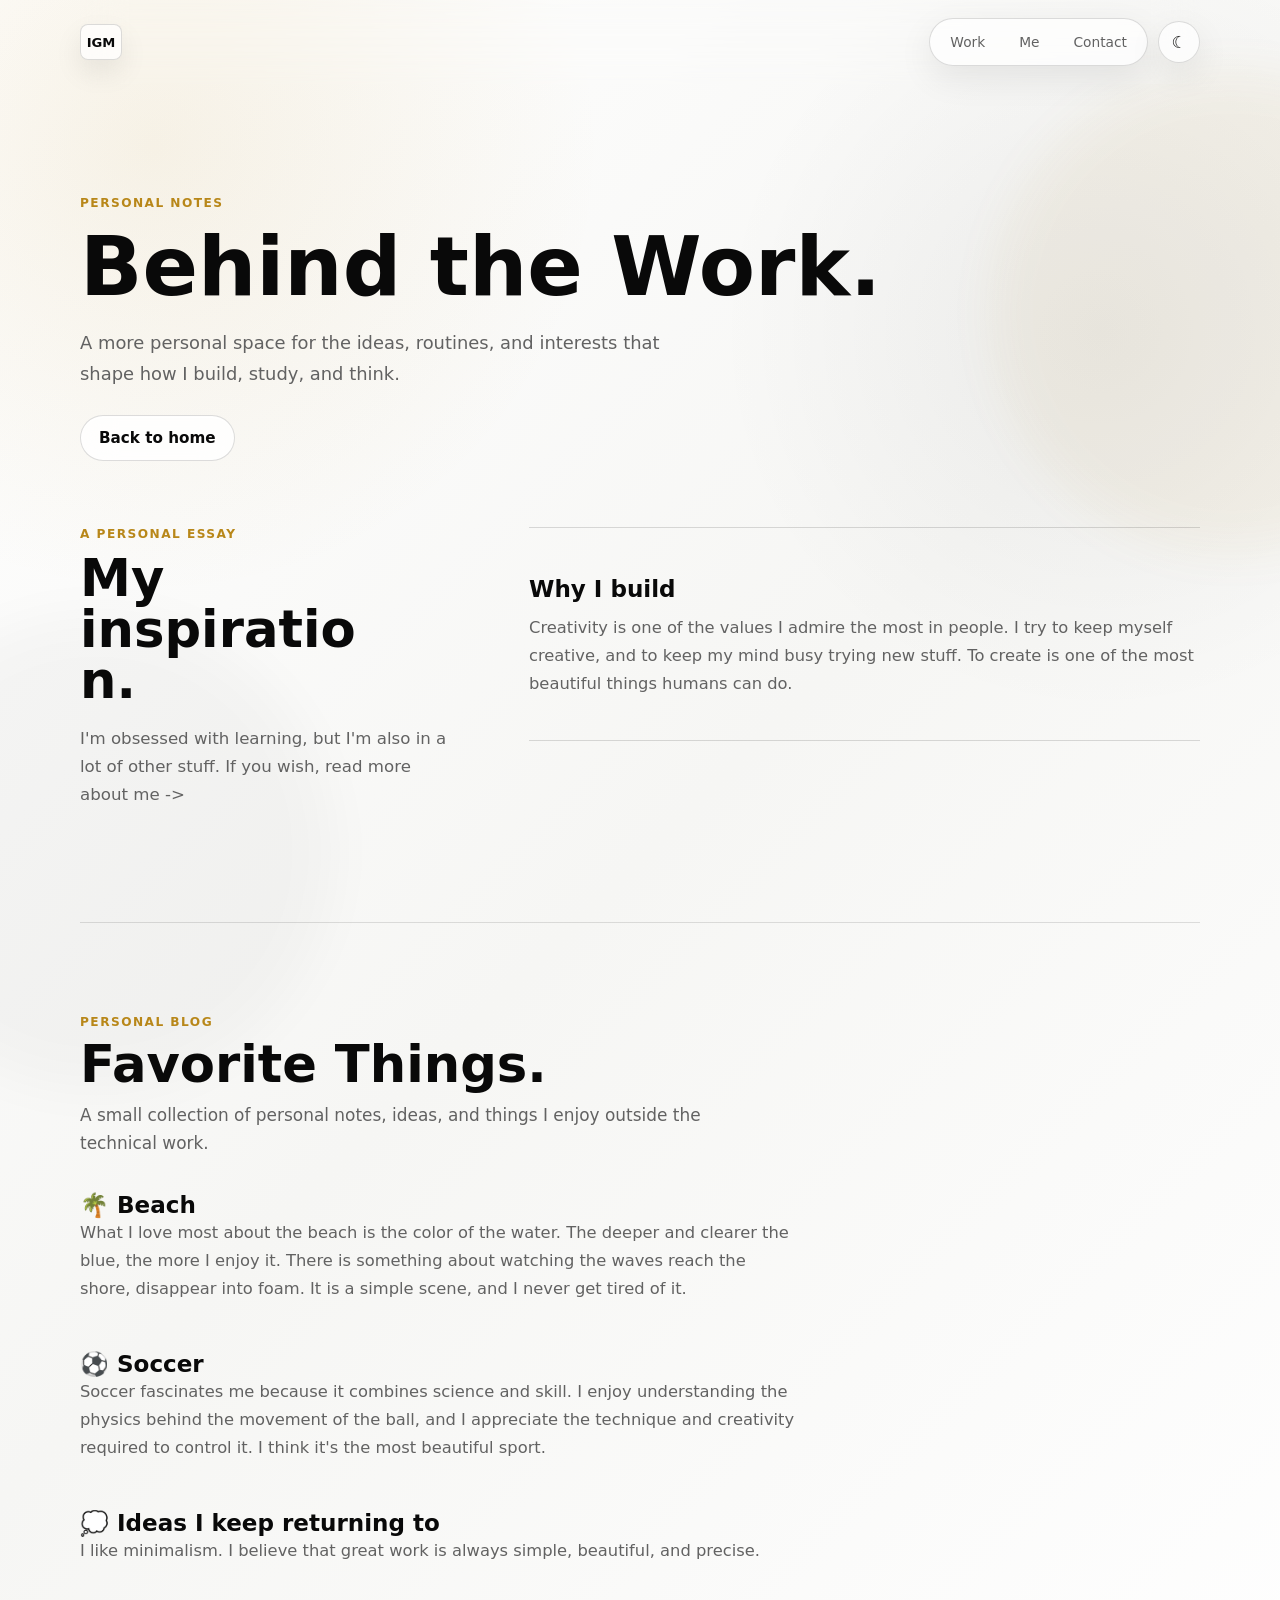
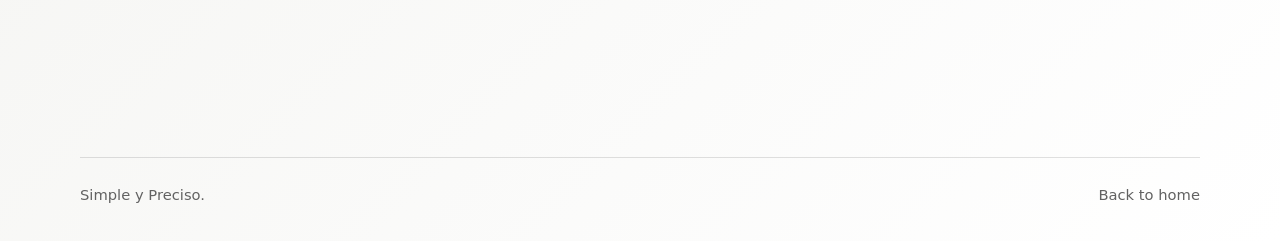
<file: writing/behind-the-work.html>
<!doctype html>
<html lang="en">
  <head>
    <meta charset="UTF-8" />
    <meta name="viewport" content="width=device-width, initial-scale=1.0" />
    <meta name="description" content="Personal notes behind the engineering work of Iker Garcia Morales." />
    <title>Behind the Work | Iker Garcia Morales</title>
    <link rel="icon" type="image/png" href="../assets/favicon-wafer.png" />
    <link rel="apple-touch-icon" href="../assets/favicon-wafer.png" />
    <script>
      document.documentElement.dataset.theme = localStorage.getItem("theme") || "light";
    </script>
    <!-- Google Analytics 4: configure the Measurement ID in ../analytics-config.js. -->
    <script src="../analytics-config.js?v=1"></script>
    <script src="../analytics.js?v=1"></script>
    <link rel="stylesheet" href="../styles.css?v=49" />
  </head>
  <body>
    <div class="ambient ambient-one"></div>
    <div class="ambient ambient-two"></div>

    <header class="site-header">
      <a class="brand" href="../" aria-label="Iker Garcia Morales home">
        <span class="brand-mark">IGM</span>
        <span class="brand-name">Iker Garcia Morales</span>
      </a>
      <div class="header-controls">
        <nav class="nav-links" aria-label="Writing navigation">
          <a href="../#work">Work</a>
          <a href="../#about">Me</a>
          <a href="../#contact">Contact</a>
        </nav>
        <button class="theme-toggle" type="button" aria-label="Turn on night mode" aria-pressed="false">
          <span aria-hidden="true">☾</span>
        </button>
      </div>
    </header>

    <main class="writing-page">
      <section class="writing-page-hero section-shell">
        <p class="eyebrow">Personal notes</p>
        <h1>Behind the Work.</h1>
        <p class="hero-text">
          A more personal space for the ideas, routines, and interests that shape how I build, study, and think.
        </p>
        <a class="button secondary" href="../#writing">Back to home</a>
      </section>

      <section class="section-shell personal-story" aria-label="Personal story">
        <div class="personal-story-intro">
          <p class="section-kicker">A personal essay</p>
          <h2>My inspiration.</h2>
          <p>
            I'm obsessed with learning, but I'm also in a lot of other stuff. If you wish,
            read more about me ->
          </p>
        </div>

        <div class="story-chapters">
          <article class="story-chapter">
            <h3>Why I build</h3>
            <p>
              Creativity is one of the values I admire the most in people. I try to keep myself
              creative, and to keep my mind busy trying new stuff. To create is one of the most
              beautiful things humans can do.
            </p>
          </article>
        </div>
      </section>

      <section class="section-shell favorite-things" aria-labelledby="favorite-things-title">
        <div class="section-heading">
          <p class="section-kicker">Personal blog</p>
          <h2 id="favorite-things-title">Favorite Things.</h2>
          <p class="section-intro">
            A small collection of personal notes, ideas, and things I enjoy outside the technical work.
          </p>
        </div>

        <div class="journal-list">
          <article class="journal-entry">
            <h3>🌴 Beach</h3>
            <p>
              What I love most about the beach is the color of the water. The deeper and clearer
              the blue, the more I enjoy it. There is something about watching the waves reach
              the shore, disappear into foam. It is a simple scene, and I never get tired of it.
            </p>
          </article>

          <article class="journal-entry">
            <h3>⚽ Soccer</h3>
            <p>
              Soccer fascinates me because it combines science and skill. I enjoy understanding
              the physics behind the movement of the ball, and I appreciate the technique and
              creativity required to control it. I think it's the most beautiful sport.
            </p>
          </article>

          <article class="journal-entry">
            <h3>💭 Ideas I keep returning to</h3>
            <p>
              I like minimalism. I believe that great work is always simple, beautiful, and
              precise.
            </p>
          </article>
        </div>
      </section>
    </main>

    <footer class="site-footer">
      <span>Simple y Preciso.</span>
      <a href="../">Back to home</a>
    </footer>

    <script src="../script.js?v=43"></script>
  </body>
</html>
</file>
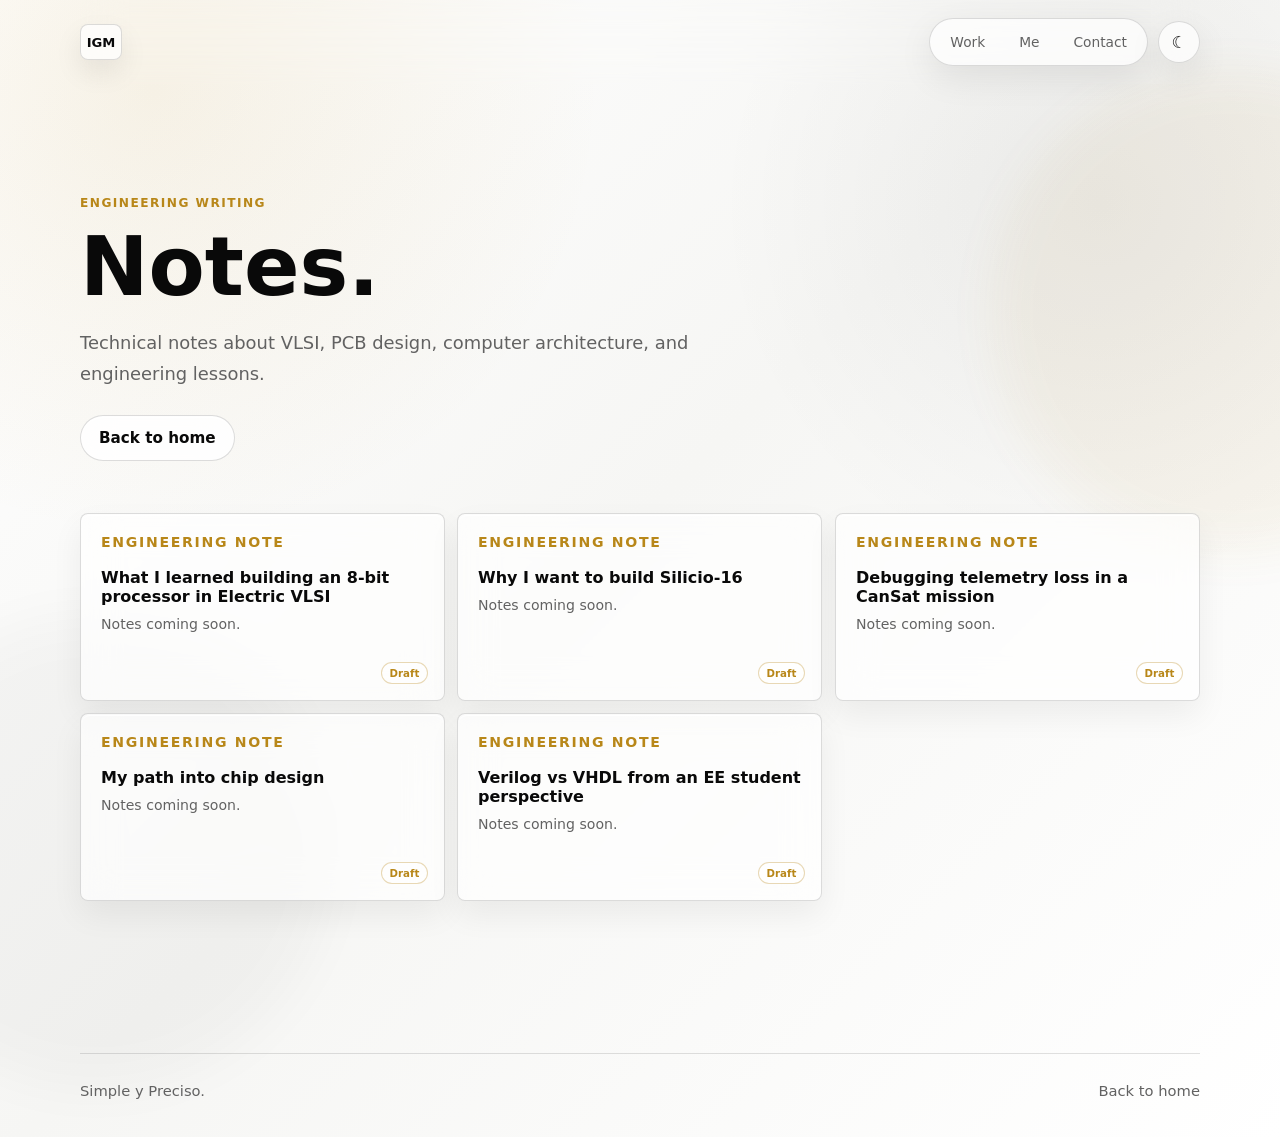
<file: writing/notes.html>
<!doctype html>
<html lang="en">
  <head>
    <meta charset="UTF-8" />
    <meta name="viewport" content="width=device-width, initial-scale=1.0" />
    <meta name="description" content="Engineering notes by Iker Garcia Morales." />
    <title>Notes | Iker Garcia Morales</title>
    <link rel="icon" type="image/png" href="../assets/favicon-wafer.png" />
    <link rel="apple-touch-icon" href="../assets/favicon-wafer.png" />
    <script>
      document.documentElement.dataset.theme = localStorage.getItem("theme") || "light";
    </script>
    <!-- Google Analytics 4: configure the Measurement ID in ../analytics-config.js. -->
    <script src="../analytics-config.js?v=1"></script>
    <script src="../analytics.js?v=1"></script>
    <link rel="stylesheet" href="../styles.css?v=49" />
  </head>
  <body>
    <div class="ambient ambient-one"></div>
    <div class="ambient ambient-two"></div>

    <header class="site-header">
      <a class="brand" href="../" aria-label="Iker Garcia Morales home">
        <span class="brand-mark">IGM</span>
        <span class="brand-name">Iker Garcia Morales</span>
      </a>
      <div class="header-controls">
        <nav class="nav-links" aria-label="Writing navigation">
          <a href="../#work">Work</a>
          <a href="../#about">Me</a>
          <a href="../#contact">Contact</a>
        </nav>
        <button class="theme-toggle" type="button" aria-label="Turn on night mode" aria-pressed="false">
          <span aria-hidden="true">☾</span>
        </button>
      </div>
    </header>

    <main class="writing-page">
      <section class="writing-page-hero section-shell">
        <p class="eyebrow">Engineering writing</p>
        <h1>Notes.</h1>
        <p class="hero-text">
          Technical notes about VLSI, PCB design, computer architecture, and engineering lessons.
        </p>
        <a class="button secondary" href="../#writing">Back to home</a>
      </section>

      <section class="section-shell writing-template-section" aria-label="Engineering note drafts">
        <div class="writing-grid">
          <article class="writing-card">
            <p class="tag">Engineering note</p>
            <h4>What I learned building an 8-bit processor in Electric VLSI</h4>
            <p>Notes coming soon.</p>
            <span class="status-badge">Draft</span>
          </article>
          <article class="writing-card">
            <p class="tag">Engineering note</p>
            <h4>Why I want to build Silicio-16</h4>
            <p>Notes coming soon.</p>
            <span class="status-badge">Draft</span>
          </article>
          <article class="writing-card">
            <p class="tag">Engineering note</p>
            <h4>Debugging telemetry loss in a CanSat mission</h4>
            <p>Notes coming soon.</p>
            <span class="status-badge">Draft</span>
          </article>
          <article class="writing-card">
            <p class="tag">Engineering note</p>
            <h4>My path into chip design</h4>
            <p>Notes coming soon.</p>
            <span class="status-badge">Draft</span>
          </article>
          <article class="writing-card">
            <p class="tag">Engineering note</p>
            <h4>Verilog vs VHDL from an EE student perspective</h4>
            <p>Notes coming soon.</p>
            <span class="status-badge">Draft</span>
          </article>
        </div>
      </section>
    </main>

    <footer class="site-footer">
      <span>Simple y Preciso.</span>
      <a href="../">Back to home</a>
    </footer>

    <script src="../script.js?v=43"></script>
  </body>
</html>
</file>
<file: styles.css>
:root {
  color-scheme: light;
  --ink: #090909;
  --muted: #626262;
  --line: rgba(9, 9, 9, 0.12);
  --soft-line: rgba(9, 9, 9, 0.14);
  --panel: rgba(255, 255, 255, 0.68);
  --panel-strong: rgba(255, 255, 255, 0.86);
  --accent: #b88719;
  --graphite: #1c1c1c;
  --shadow: 0 28px 80px rgba(9, 9, 9, 0.14);
  --page-glow-one: rgba(184, 135, 25, 0.1);
  --page-glow-two: rgba(9, 9, 9, 0.05);
  --page-start: #ffffff;
  --page-mid: #f6f6f4;
  --page-end: #ffffff;
  --glass: rgba(255, 255, 255, 0.72);
  --hover-fill: rgba(9, 9, 9, 0.06);
  --image-surface: rgba(255, 255, 255, 0.2);
  --primary-bg: #090909;
  --primary-text: #ffffff;
  --ambient-two: rgba(9, 9, 9, 0.08);
  --bubble-shine: rgba(255, 255, 255, 0.86);
  --radius: 8px;
  --ease-apple: cubic-bezier(0.16, 1, 0.3, 1);
  --wafer-scale: 1;
  --wafer-opacity: 1;
  --wafer-shift: 0px;
  --card-hover-border: rgba(184, 135, 25, 0.34);
  --card-hover-glow: rgba(184, 135, 25, 0.14);
  --card-hover-shadow: 0 24px 58px rgba(9, 9, 9, 0.16);
  font-family: Inter, ui-sans-serif, system-ui, -apple-system, BlinkMacSystemFont, "Segoe UI", sans-serif;
}

:root[data-theme="dark"] {
  color-scheme: dark;
  --ink: #f7f7f3;
  --muted: #b9b9b2;
  --line: rgba(255, 255, 255, 0.14);
  --soft-line: rgba(255, 255, 255, 0.16);
  --panel: rgba(18, 18, 18, 0.62);
  --panel-strong: rgba(28, 28, 28, 0.86);
  --accent: #d5a633;
  --graphite: #f1f1ed;
  --shadow: 0 28px 80px rgba(0, 0, 0, 0.42);
  --page-glow-one: rgba(213, 166, 51, 0.12);
  --page-glow-two: rgba(255, 255, 255, 0.05);
  --page-start: #050505;
  --page-mid: #101010;
  --page-end: #050505;
  --glass: rgba(22, 22, 22, 0.72);
  --hover-fill: rgba(255, 255, 255, 0.08);
  --image-surface: rgba(255, 255, 255, 0.04);
  --primary-bg: #f7f7f3;
  --primary-text: #050505;
  --ambient-two: rgba(255, 255, 255, 0.08);
  --bubble-shine: rgba(255, 255, 255, 0.12);
  --card-hover-border: rgba(213, 166, 51, 0.24);
  --card-hover-glow: rgba(213, 166, 51, 0.1);
  --card-hover-shadow: 0 24px 58px rgba(0, 0, 0, 0.28);
}

:root[data-theme="dark"] .bubble-cansat {
  --bubble-bg: #19150e;
}

:root[data-theme="dark"] .bubble-lvd {
  --bubble-bg: #101722;
}

:root[data-theme="dark"] .bubble-mips {
  --bubble-bg: #161322;
}

:root[data-theme="dark"] .bubble-sim {
  --bubble-bg: #101a13;
}

* {
  box-sizing: border-box;
}

html {
  scroll-behavior: smooth;
}

body {
  margin: 0;
  min-height: 100vh;
  color: var(--ink);
  background:
    radial-gradient(circle at 12% 8%, var(--page-glow-one), transparent 28rem),
    radial-gradient(circle at 86% 18%, var(--page-glow-two), transparent 24rem),
    linear-gradient(135deg, var(--page-start) 0%, var(--page-mid) 48%, var(--page-end) 100%);
  overflow-x: hidden;
  transition: background 600ms var(--ease-apple), color 600ms var(--ease-apple);
}

body > .site-header,
body > main,
body > .site-footer {
  animation: page-fade-in 720ms var(--ease-apple) backwards;
}

body > main {
  animation-delay: 70ms;
}

body > .site-footer {
  animation-delay: 120ms;
}

@keyframes page-fade-in {
  from {
    opacity: 0;
    filter: blur(5px);
    transform: translateY(12px);
  }

  to {
    opacity: 1;
    filter: blur(0);
    transform: translateY(0);
  }
}

a {
  color: inherit;
  text-decoration: none;
}

.ambient {
  position: fixed;
  z-index: -1;
  width: 30rem;
  height: 30rem;
  border-radius: 50%;
  filter: blur(24px);
  opacity: 0.35;
  pointer-events: none;
}

.ambient-one {
  top: 8vh;
  right: -12rem;
  background: rgba(184, 135, 25, 0.16);
}

.ambient-two {
  bottom: -12rem;
  left: -9rem;
  background: var(--ambient-two);
}

.site-header {
  position: sticky;
  top: 0;
  z-index: 10;
  display: flex;
  align-items: center;
  justify-content: space-between;
  width: min(1120px, calc(100% - 40px));
  margin: 0 auto;
  padding: 18px 0;
  backdrop-filter: blur(20px);
  transform: translateY(0);
  transition: transform 600ms var(--ease-apple), filter 420ms var(--ease-apple), opacity 420ms var(--ease-apple);
  will-change: transform;
}

.site-header.header-hidden {
  opacity: 0;
  pointer-events: none;
  transform: translateY(-115%);
}

.brand,
.header-controls,
.nav-links {
  display: flex;
  align-items: center;
}

.header-controls {
  gap: 10px;
}

.brand {
  gap: 0;
  font-size: 0.92rem;
  font-weight: 650;
}

.brand-mark {
  display: grid;
  width: 42px;
  height: 36px;
  place-items: center;
  border: 1px solid var(--soft-line);
  border-radius: 8px;
  background: var(--glass);
  box-shadow: 0 12px 28px rgba(9, 9, 9, 0.08);
  backdrop-filter: blur(18px) saturate(1.4);
  font-size: 0.82rem;
}

.brand-name {
  display: inline-block;
  max-width: 0;
  margin-left: 0;
  opacity: 0;
  overflow: hidden;
  transform: translateX(-8px);
  transition:
    max-width 520ms var(--ease-apple),
    margin-left 420ms var(--ease-apple),
    opacity 320ms var(--ease-apple),
    transform 520ms var(--ease-apple);
  white-space: nowrap;
}

.brand:hover .brand-name,
.brand:focus-visible .brand-name {
  max-width: 180px;
  margin-left: 10px;
  opacity: 1;
  transform: translateX(0);
}

.nav-links {
  gap: 6px;
  padding: 6px;
  border: 1px solid var(--soft-line);
  border-radius: 999px;
  background: var(--glass);
  box-shadow: 0 12px 35px rgba(9, 9, 9, 0.08);
  backdrop-filter: blur(18px) saturate(1.6);
}

.nav-links a {
  border-radius: 999px;
  padding: 9px 14px;
  color: var(--muted);
  font-size: 0.86rem;
  transition: background 420ms var(--ease-apple), color 420ms var(--ease-apple);
}

.nav-links a:hover,
.nav-links a:focus-visible {
  background: var(--hover-fill);
  color: var(--ink);
}

.theme-toggle {
  display: grid;
  width: 42px;
  height: 42px;
  place-items: center;
  border: 1px solid var(--soft-line);
  border-radius: 999px;
  color: var(--ink);
  background: var(--glass);
  box-shadow: 0 12px 35px rgba(9, 9, 9, 0.08);
  backdrop-filter: blur(18px) saturate(1.6);
  cursor: pointer;
  font: inherit;
  font-size: 1.05rem;
  transition: transform 520ms var(--ease-apple), background 520ms var(--ease-apple), color 520ms var(--ease-apple);
}

.theme-toggle:hover,
.theme-toggle:focus-visible {
  transform: translateY(-2px) scale(1.04);
  background: var(--hover-fill);
}

.section-shell {
  width: min(1120px, calc(100% - 40px));
  margin: 0 auto;
}

.hero {
  display: grid;
  grid-template-columns: minmax(0, 1.04fr) minmax(320px, 0.96fr);
  gap: 64px;
  align-items: center;
  min-height: calc(100vh - 72px);
  padding: 52px 0 84px;
}

.eyebrow,
.section-kicker,
.tag {
  margin: 0;
  color: var(--accent);
  font-size: 0.76rem;
  font-weight: 760;
  letter-spacing: 0.12em;
  text-transform: uppercase;
}

h1,
h2,
h3,
p {
  overflow-wrap: break-word;
}

h1 {
  max-width: 760px;
  margin: 18px 0 22px;
  font-size: clamp(3rem, 6.4vw, 5.35rem);
  line-height: 0.95;
}

h2 {
  margin: 10px 0 0;
  font-size: clamp(2rem, 4vw, 4rem);
  line-height: 1;
}

h3 {
  margin: 0;
  font-size: 1.14rem;
}

.hero-text {
  max-width: 620px;
  margin: 0;
  color: var(--muted);
  font-size: clamp(1.03rem, 1.4vw, 1.22rem);
  line-height: 1.72;
}

.hero-actions {
  display: flex;
  flex-wrap: wrap;
  gap: 12px;
  margin-top: 34px;
}

.button {
  --pointer-x: 50%;
  --pointer-y: 50%;
  position: relative;
  display: inline-flex;
  align-items: center;
  justify-content: center;
  min-height: 46px;
  border: 0;
  border-radius: 999px;
  padding: 0 18px;
  color: inherit;
  cursor: pointer;
  font: inherit;
  font-size: 0.95rem;
  font-weight: 680;
  overflow: hidden;
  transition: transform 600ms var(--ease-apple), box-shadow 600ms var(--ease-apple), background 600ms var(--ease-apple);
}

.button::before,
.contact-links a::before,
.contact-links button::before,
.tool-grid span::before {
  position: absolute;
  inset: -1px;
  content: "";
  background: radial-gradient(circle at var(--pointer-x) var(--pointer-y), rgba(255, 255, 255, 0.9), rgba(184, 135, 25, 0.16) 34%, transparent 62%);
  opacity: 0;
  pointer-events: none;
  transition: opacity 520ms var(--ease-apple);
}

.button:hover::before,
.button:focus-visible::before,
.contact-links a:hover::before,
.contact-links a:focus-visible::before,
.contact-links button:hover::before,
.contact-links button:focus-visible::before,
.tool-grid span:hover::before {
  opacity: 1;
}

.button:hover,
.button:focus-visible {
  transform: translateY(-3px) scale(1.02);
}

.button.primary {
  color: var(--primary-text);
  background: var(--primary-bg);
  box-shadow: 0 16px 34px rgba(9, 9, 9, 0.14);
}

.button.secondary {
  border: 1px solid var(--soft-line);
  background: rgba(255, 255, 255, 0.84);
  color: var(--ink);
  backdrop-filter: blur(16px);
}

:root[data-theme="dark"] .button.secondary {
  background: rgba(52, 52, 52, 0.9);
}

.hero-visual {
  position: relative;
  min-height: 570px;
  overflow: visible;
  perspective: 1100px;
}

.wafer-stage {
  --wafer-tilt-x: 0deg;
  --wafer-tilt-y: 0deg;
  position: absolute;
  inset: 8px 0 auto auto;
  display: grid;
  width: min(112%, 590px);
  aspect-ratio: 1.25;
  place-items: center;
  overflow: visible;
  border: 0;
  border-radius: 0;
  background: transparent;
  box-shadow: none;
  backdrop-filter: none;
  opacity: var(--wafer-opacity);
  scale: var(--wafer-scale);
  translate: 0 var(--wafer-shift);
  transition: opacity 180ms linear, scale 180ms linear, translate 180ms linear;
}

.wafer-stage::before {
  position: absolute;
  inset: 18% 10% 8%;
  border-radius: 50%;
  content: "";
  background: rgba(184, 135, 25, 0.1);
  filter: blur(42px);
  opacity: 0.52;
  pointer-events: none;
  animation: wafer-glow 6.2s ease-in-out infinite;
}

.wafer-stage::after {
  display: none;
}

.wafer-stage picture {
  display: block;
  width: 100%;
  height: 100%;
  animation: wafer-idle-float 6.2s ease-in-out infinite;
  transform-origin: 52% 48%;
  will-change: transform;
}

.wafer-image {
  display: block;
  width: 100%;
  height: 100%;
  object-fit: contain;
  filter: drop-shadow(0 30px 40px rgba(9, 9, 9, 0.14));
  transform: scale(1);
  transition: transform 720ms cubic-bezier(0.16, 1, 0.3, 1), filter 720ms cubic-bezier(0.16, 1, 0.3, 1);
  will-change: transform;
}

@media (hover: hover) and (pointer: fine) {
  .wafer-stage:hover picture,
  .wafer-stage.is-lens-active picture {
    animation-play-state: paused;
  }

  .wafer-stage:hover .wafer-image,
  .wafer-stage.is-lens-active .wafer-image {
    filter: drop-shadow(0 38px 52px rgba(9, 9, 9, 0.2));
    transform: perspective(900px) rotateX(var(--wafer-tilt-y)) rotateY(var(--wafer-tilt-x)) scale(1.085);
  }

  .wafer-stage.is-lens-active::before {
    opacity: 0.74;
  }
}

.wafer-lens {
  position: absolute;
  top: 0;
  left: 0;
  z-index: 2;
  width: 124px;
  height: 124px;
  border-radius: 50%;
  opacity: 0;
  pointer-events: none;
  background-repeat: no-repeat;
  filter: drop-shadow(0 14px 18px rgba(9, 9, 9, 0.1));
  -webkit-mask-image: radial-gradient(circle, #000 46%, rgba(0, 0, 0, 0.66) 68%, transparent 100%);
  mask-image: radial-gradient(circle, #000 46%, rgba(0, 0, 0, 0.66) 68%, transparent 100%);
  transform: translate3d(-50%, -50%, 0) scale(0.92);
  transition: opacity 280ms var(--ease-apple), transform 420ms var(--ease-apple);
  will-change: left, top, background-position, opacity, transform;
}

.wafer-stage.is-lens-active .wafer-lens {
  opacity: 0.9;
  transform: translate3d(-50%, -50%, 0) scale(1);
}

@keyframes wafer-idle-float {
  0%,
  100% {
    transform: translate3d(0, 0, 0) rotate(-0.55deg);
  }
  50% {
    transform: translate3d(0, -14px, 0) rotate(0.7deg);
  }
}

@keyframes wafer-glow {
  0%,
  100% {
    opacity: 0.42;
    transform: scale(0.98);
  }
  50% {
    opacity: 0.66;
    transform: scale(1.04);
  }
}

@media (hover: none), (pointer: coarse) {
  .wafer-lens {
    display: none;
  }
}

.glass-panel {
  position: absolute;
  inset: 36px 0 auto auto;
  width: min(100%, 500px);
  aspect-ratio: 0.82;
  overflow: hidden;
  border: 1px solid var(--soft-line);
  border-radius: 8px;
  background:
    linear-gradient(135deg, rgba(255, 255, 255, 0.84), rgba(255, 255, 255, 0.34)),
    repeating-linear-gradient(90deg, rgba(9, 9, 9, 0.07) 0 1px, transparent 1px 42px),
    repeating-linear-gradient(0deg, rgba(9, 9, 9, 0.07) 0 1px, transparent 1px 42px);
  box-shadow: var(--shadow);
  backdrop-filter: blur(26px) saturate(1.7);
}

.chip-core {
  position: absolute;
  top: 22%;
  left: 18%;
  display: grid;
  grid-template-columns: repeat(2, 1fr);
  gap: 8px;
  width: 48%;
  aspect-ratio: 1;
  padding: 16px;
  border: 1px solid rgba(9, 9, 9, 0.16);
  border-radius: 8px;
  background:
    linear-gradient(135deg, rgba(12, 12, 12, 0.92), rgba(54, 54, 54, 0.78)),
    radial-gradient(circle at 20% 20%, rgba(255, 255, 255, 0.24), transparent 45%);
  box-shadow: inset 0 1px 0 rgba(255, 255, 255, 0.22), 0 28px 55px rgba(9, 9, 9, 0.18);
}

.chip-core span {
  border-radius: 4px;
  background: linear-gradient(135deg, rgba(255, 255, 255, 0.82), rgba(255, 255, 255, 0.28));
  opacity: 0.78;
}

.trace {
  position: absolute;
  height: 2px;
  background: linear-gradient(90deg, transparent, rgba(9, 9, 9, 0.46), transparent);
  transform-origin: left center;
}

.trace-one {
  top: 30%;
  left: 5%;
  width: 76%;
  transform: rotate(18deg);
}

.trace-two {
  top: 57%;
  left: 19%;
  width: 84%;
  transform: rotate(-22deg);
}

.trace-three {
  top: 78%;
  left: 6%;
  width: 70%;
  transform: rotate(9deg);
}

.pad-grid {
  position: absolute;
  right: 8%;
  bottom: 10%;
  display: grid;
  grid-template-columns: repeat(4, 1fr);
  gap: 12px;
}

.pad-grid span {
  width: 18px;
  height: 18px;
  border: 1px solid rgba(9, 9, 9, 0.12);
  border-radius: 50%;
  background: rgba(9, 9, 9, 0.08);
}

.floating-spec {
  position: absolute;
  right: 8%;
  bottom: 48px;
  width: min(310px, 72%);
  border: 1px solid var(--soft-line);
  border-radius: 8px;
  padding: 18px;
  color: inherit;
  text-align: left;
  appearance: none;
  background: rgba(255, 255, 255, 0.66);
  box-shadow: 0 18px 50px rgba(9, 9, 9, 0.12);
  backdrop-filter: blur(22px) saturate(1.6);
  cursor: pointer;
  font: inherit;
}

.floating-spec span {
  display: block;
  margin-bottom: 6px;
  color: var(--accent);
  font-size: 0.76rem;
  font-weight: 760;
  letter-spacing: 0.12em;
}

.floating-spec strong {
  display: block;
  line-height: 1.35;
}

.tactile-surface {
  --pointer-x: 50%;
  --pointer-y: 50%;
  position: relative;
  overflow: hidden;
  transform: translateY(0) scale(1) rotateX(0deg);
  transition:
    transform 600ms var(--ease-apple),
    border-color 600ms var(--ease-apple),
    background 600ms var(--ease-apple),
    box-shadow 600ms var(--ease-apple);
  will-change: transform;
}

.tactile-surface::before {
  position: absolute;
  inset: -1px;
  content: "";
  background:
    radial-gradient(
      circle at var(--pointer-x) var(--pointer-y),
      rgba(255, 255, 255, 0.96),
      rgba(184, 135, 25, 0.14) 28%,
      transparent 56%
    );
  opacity: 0;
  pointer-events: none;
  transition: opacity 520ms var(--ease-apple);
}

.tactile-surface::after {
  position: absolute;
  inset: 1px;
  border-radius: inherit;
  content: "";
  border-top: 1px solid rgba(255, 255, 255, 0.82);
  pointer-events: none;
}

.tactile-surface:hover,
.tactile-surface:focus-visible {
  transform: translateY(-10px) scale(1.025) rotateX(2deg);
  border-color: rgba(184, 135, 25, 0.34);
  background: rgba(255, 255, 255, 0.86);
  box-shadow:
    0 34px 80px rgba(9, 9, 9, 0.16),
    inset 0 1px 0 rgba(255, 255, 255, 0.84);
}

.tactile-surface:hover::before,
.tactile-surface:focus-visible::before {
  opacity: 1;
}

.tactile-surface:active {
  transform: translateY(-4px) scale(0.992);
  box-shadow:
    0 18px 48px rgba(9, 9, 9, 0.12),
    inset 0 1px 16px rgba(9, 9, 9, 0.08);
}

.intro-grid,
.contact-section {
  display: grid;
  grid-template-columns: 0.9fr 1.1fr;
  gap: 48px;
  align-items: start;
  padding: 92px 0;
  border-top: 1px solid var(--line);
}

.about-copy {
  display: grid;
  gap: 18px;
}

.about-copy p,
.intro-grid > p {
  margin: 0;
  color: var(--muted);
  font-size: 1.2rem;
  line-height: 1.75;
}

.section-heading {
  max-width: 760px;
  margin-bottom: 34px;
}

.js .scroll-reveal {
  opacity: 0;
  transform: translate3d(0, 26px, 0) scale(0.985);
  transition:
    opacity 760ms var(--ease-apple),
    transform 760ms var(--ease-apple),
    filter 760ms var(--ease-apple);
  will-change: opacity, transform;
}

.js .scroll-reveal.is-visible {
  opacity: 1;
  transform: translate3d(0, 0, 0) scale(1);
}

.js .scroll-reveal.is-visible:nth-child(2) {
  transition-delay: 70ms;
}

.js .scroll-reveal.is-visible:nth-child(3) {
  transition-delay: 140ms;
}

.js .scroll-reveal.is-visible:nth-child(4) {
  transition-delay: 210ms;
}

.scroll-text {
  color: color-mix(in srgb, var(--ink) 48%, transparent);
  transition: color 760ms var(--ease-apple), opacity 760ms var(--ease-apple);
}

.scroll-text.is-visible {
  color: var(--ink);
}

.section-intro {
  max-width: 680px;
  margin: 12px 0 0;
  color: var(--muted);
  font-size: 1.06rem;
  line-height: 1.65;
}

.featured-section {
  padding: 10px 0 112px;
}

.featured-card {
  --pointer-x: 50%;
  --pointer-y: 50%;
  display: grid;
  grid-template-columns: minmax(0, 1.1fr) minmax(260px, 0.9fr);
  gap: 24px;
  align-items: center;
  overflow: hidden;
  border: 1px solid var(--soft-line);
  border-radius: var(--radius);
  padding: 34px;
  background:
    radial-gradient(circle at var(--pointer-x) var(--pointer-y), rgba(184, 135, 25, 0.12), transparent 44%),
    var(--panel);
  box-shadow: 0 22px 58px rgba(9, 9, 9, 0.1);
  backdrop-filter: blur(22px) saturate(1.45);
}

:root[data-theme="dark"] .featured-card.tactile-surface:hover,
:root[data-theme="dark"] .featured-card.tactile-surface:focus-visible {
  border-color: rgba(213, 166, 51, 0.24);
  background:
    radial-gradient(circle at var(--pointer-x) var(--pointer-y), rgba(213, 166, 51, 0.1), transparent 48%),
    var(--panel);
  box-shadow: 0 24px 58px rgba(0, 0, 0, 0.28);
  transform: translateY(-5px) scale(1.008);
}

:root[data-theme="dark"] .featured-card.tactile-surface:hover::before,
:root[data-theme="dark"] .featured-card.tactile-surface:focus-visible::before {
  opacity: 0.12;
}

:root[data-theme="dark"] :is(
  .work-card,
  .expertise-item,
  .current-card,
  .writing-overview-card,
  .writing-card,
  .contact-links a,
  .contact-links button
).tactile-surface:hover,
:root[data-theme="dark"] :is(
  .work-card,
  .expertise-item,
  .current-card,
  .writing-overview-card,
  .writing-card,
  .contact-links a,
  .contact-links button
).tactile-surface:focus-visible {
  border-color: var(--card-hover-border);
  background:
    radial-gradient(circle at var(--pointer-x) var(--pointer-y), var(--card-hover-glow), transparent 48%),
    var(--panel);
  box-shadow: var(--card-hover-shadow);
  transform: translateY(-5px) scale(1.008);
}

:root[data-theme="dark"] :is(
  .work-card,
  .expertise-item,
  .current-card,
  .writing-overview-card,
  .writing-card,
  .contact-links a,
  .contact-links button
).tactile-surface:hover::before,
:root[data-theme="dark"] :is(
  .work-card,
  .expertise-item,
  .current-card,
  .writing-overview-card,
  .writing-card,
  .contact-links a,
  .contact-links button
).tactile-surface:focus-visible::before {
  opacity: 0.12;
}

:root[data-theme="dark"] .project-bubble.tactile-surface:hover,
:root[data-theme="dark"] .project-bubble.tactile-surface:focus-visible {
  background:
    radial-gradient(circle at var(--pointer-x) var(--pointer-y), var(--card-hover-glow), transparent 48%),
    var(--bubble-bg);
}

:root[data-theme="dark"] .tool-grid span:hover::before {
  opacity: 0.16;
}

.featured-description {
  max-width: 640px;
  margin: 0;
  color: var(--muted);
  font-size: 1.16rem;
  line-height: 1.65;
}

.proof-list {
  display: grid;
  gap: 8px;
  margin: 22px 0 26px;
}

.proof-list span {
  color: var(--graphite);
  font-size: 0.92rem;
}

.proof-list span::before {
  margin-right: 10px;
  content: "✓";
  color: var(--accent);
  font-weight: 760;
}

.featured-visual {
  display: grid;
  min-height: 230px;
  place-items: center;
  border: 1px solid var(--soft-line);
  border-radius: var(--radius);
  background:
    repeating-linear-gradient(90deg, transparent 0 38px, rgba(9, 9, 9, 0.055) 38px 39px),
    repeating-linear-gradient(0deg, transparent 0 38px, rgba(9, 9, 9, 0.055) 38px 39px),
    color-mix(in srgb, var(--panel-strong) 86%, transparent);
}

.featured-chip {
  display: grid;
  width: min(62%, 178px);
  aspect-ratio: 1;
  grid-template-columns: repeat(4, 1fr);
  gap: 8px;
  border: 1px solid var(--soft-line);
  border-radius: 18px;
  padding: 18px;
  background: rgba(9, 9, 9, 0.82);
  box-shadow: 0 20px 36px rgba(9, 9, 9, 0.18);
}

.featured-chip span {
  border-radius: 4px;
  background: linear-gradient(135deg, rgba(255, 255, 255, 0.7), rgba(184, 135, 25, 0.34));
}

.work-grid,
.expertise-grid {
  display: grid;
  grid-template-columns: repeat(3, minmax(0, 1fr));
  gap: 16px;
}

.work-grid {
  display: flex;
  flex-wrap: wrap;
  align-items: flex-start;
  gap: 14px;
}

.work-card,
.expertise-item {
  border: 1px solid var(--soft-line);
  border-radius: var(--radius);
  background: var(--panel);
  box-shadow: 0 18px 45px rgba(9, 9, 9, 0.1);
  backdrop-filter: blur(22px) saturate(1.45);
}

.work-card {
  display: block;
  width: 100%;
  overflow: hidden;
  padding: 0;
  color: inherit;
  text-align: left;
  font: inherit;
  cursor: pointer;
  appearance: none;
}

.project-bubble {
  flex: 1 1 calc(25% - 11px);
  height: auto;
  max-height: 286px;
  min-height: 286px;
  max-width: calc(25% - 11px);
  border-radius: 34px !important;
  padding: 18px;
  background:
    radial-gradient(circle at var(--pointer-x) var(--pointer-y), var(--bubble-shine), transparent 46%),
    var(--bubble-bg, rgba(255, 255, 255, 0.76));
  box-shadow: 0 18px 45px rgba(9, 9, 9, 0.08);
  overflow: hidden;
  transition:
    max-height 600ms var(--ease-apple),
    transform 600ms var(--ease-apple),
    border-color 600ms var(--ease-apple),
    background 600ms var(--ease-apple),
    box-shadow 600ms var(--ease-apple);
}

.project-bubble:hover,
.project-bubble:focus-visible,
.project-bubble.is-revealed {
  max-height: 454px;
  border-radius: 34px !important;
}

.bubble-cansat {
  --bubble-bg: #fff4df;
}

.bubble-lvd {
  --bubble-bg: #edf4ff;
}

.bubble-mips {
  --bubble-bg: #f3efff;
}

.bubble-sim {
  --bubble-bg: #effaf1;
}

.work-card:hover,
.work-card:focus-visible {
  transform: translateY(-12px) scale(1.018);
}

.work-card:focus-visible {
  outline: 2px solid var(--accent);
  outline-offset: 4px;
}

.project-visual {
  position: relative;
  height: 240px;
  overflow: hidden;
  border-bottom: 1px solid rgba(9, 9, 9, 0.08);
  background: var(--image-surface);
  transition: transform 600ms var(--ease-apple), filter 600ms var(--ease-apple);
}

.project-bubble .project-visual {
  max-height: 0;
  margin: 0;
  border: 0;
  border-radius: 18px;
  opacity: 0;
  transform: translateY(10px) scale(0.98);
  transition:
    max-height 620ms var(--ease-apple),
    margin 520ms var(--ease-apple),
    opacity 520ms var(--ease-apple),
    transform 620ms var(--ease-apple),
    filter 520ms var(--ease-apple);
}

.project-bubble:hover .project-visual,
.project-bubble:focus-visible .project-visual,
.project-bubble.is-revealed .project-visual {
  max-height: 108px;
  margin-bottom: 16px;
  opacity: 1;
  transform: translateY(0) scale(1);
}

.project-visual img,
.project-media img,
.project-gallery img {
  display: block;
  width: 100%;
}

.theme-image.theme-image-dark {
  display: none;
}

:root[data-theme="dark"] .theme-image.theme-image-light {
  display: none;
}

:root[data-theme="dark"] .theme-image.theme-image-dark {
  display: block;
}

.project-visual img {
  height: 100%;
  object-fit: cover;
  object-position: center;
  transition: transform 500ms cubic-bezier(0.25, 1, 0.5, 1);
}

.project-visual img.theme-image {
  object-fit: contain;
}

.project-visual img.layout-thumbnail {
  object-fit: cover;
}

.project-visual img.layout-thumbnail-sim {
  object-position: center 43%;
  transform: scale(1.34);
}

.project-image-card {
  background: var(--image-surface);
}

.work-card:hover .project-visual,
.work-card:focus-visible .project-visual {
  filter: brightness(1.04);
}

.work-card:hover .project-visual img,
.work-card:focus-visible .project-visual img {
  transform: scale(1.04);
}

.work-card:hover .project-visual img.layout-thumbnail-sim,
.work-card:focus-visible .project-visual img.layout-thumbnail-sim {
  transform: scale(1.42);
}

.pcb-visual {
  background:
    radial-gradient(circle at 78% 24%, rgba(184, 135, 25, 0.14), transparent 5rem),
    repeating-linear-gradient(90deg, transparent 0 38px, rgba(9, 9, 9, 0.06) 38px 39px),
    #efefed;
}

.project-visual-red {
  background:
    radial-gradient(circle at 78% 24%, rgba(184, 135, 25, 0.16), transparent 5rem),
    repeating-linear-gradient(90deg, transparent 0 38px, rgba(9, 9, 9, 0.08) 38px 39px),
    #f04a3a;
}

.project-visual-blue {
  background:
    radial-gradient(circle at 34% 30%, rgba(184, 135, 25, 0.18), transparent 5rem),
    repeating-linear-gradient(90deg, transparent 0 38px, rgba(255, 255, 255, 0.1) 38px 39px),
    #142b54;
}

.project-visual-blue .route,
.project-visual-blue .via {
  background: rgba(255, 255, 255, 0.72);
}

.project-visual-blue .via {
  border-color: rgba(255, 255, 255, 0.72);
}

.project-visual-layout {
  background:
    linear-gradient(120deg, transparent 0 42%, rgba(255, 0, 180, 0.18) 42% 48%, transparent 48%),
    radial-gradient(circle at 28% 22%, rgba(184, 135, 25, 0.18), transparent 9rem),
    #f7f3f8;
}

.project-visual-asic {
  background:
    linear-gradient(135deg, rgba(255, 0, 180, 0.18), transparent),
    #f7f3f8;
}

.project-visual-asic span {
  background: rgba(80, 220, 40, 0.74);
}

.route {
  position: absolute;
  height: 3px;
  border-radius: 999px;
  background: rgba(9, 9, 9, 0.72);
}

.route-a {
  top: 62px;
  left: 24px;
  width: 78%;
}

.route-b {
  top: 126px;
  left: -12px;
  width: 88%;
  transform: rotate(22deg);
}

.route-c {
  right: 28px;
  bottom: 48px;
  width: 48%;
  transform: rotate(-16deg);
}

.via {
  position: absolute;
  width: 32px;
  height: 32px;
  border: 8px solid rgba(9, 9, 9, 0.72);
  border-radius: 50%;
  background: #efefed;
}

.via-a {
  top: 46px;
  right: 52px;
}

.via-b {
  left: 48px;
  bottom: 46px;
}

.via-c {
  top: 118px;
  left: 44%;
}

.gds-visual {
  display: grid;
  grid-template-columns: repeat(8, 1fr);
  grid-template-rows: repeat(6, 1fr);
  gap: 6px;
  padding: 22px;
  background:
    linear-gradient(135deg, rgba(184, 135, 25, 0.1), transparent),
    #eeeeec;
}

.gds-visual span {
  border-radius: 3px;
  background: rgba(9, 9, 9, 0.68);
  box-shadow: 0 0 24px rgba(9, 9, 9, 0.1);
}

.gds-visual span:nth-child(1) {
  grid-column: 1 / 6;
  grid-row: 1 / 2;
}

.gds-visual span:nth-child(2) {
  grid-column: 3 / 4;
  grid-row: 1 / 6;
}

.gds-visual span:nth-child(3) {
  grid-column: 5 / 8;
  grid-row: 3 / 4;
}

.gds-visual span:nth-child(4) {
  grid-column: 7 / 8;
  grid-row: 2 / 7;
}

.gds-visual span:nth-child(5) {
  grid-column: 1 / 3;
  grid-row: 5 / 7;
}

.silicon-visual {
  background:
    linear-gradient(120deg, transparent 0 42%, rgba(9, 9, 9, 0.08) 42% 48%, transparent 48%),
    radial-gradient(circle at 28% 22%, rgba(184, 135, 25, 0.12), transparent 9rem),
    #efefed;
}

.die {
  position: absolute;
  inset: 48px;
  border: 1px solid rgba(9, 9, 9, 0.16);
  border-radius: 8px;
  background:
    repeating-linear-gradient(90deg, rgba(9, 9, 9, 0.12) 0 1px, transparent 1px 18px),
    repeating-linear-gradient(0deg, rgba(9, 9, 9, 0.12) 0 1px, transparent 1px 18px),
    rgba(255, 255, 255, 0.46);
}

.scanline {
  position: absolute;
  inset: 0;
  background: linear-gradient(180deg, transparent, rgba(9, 9, 9, 0.12), transparent);
  animation: scan 4s ease-in-out infinite;
}

.work-card-copy {
  padding: 0;
}

.work-card-copy h3 {
  margin: 8px 0 10px;
}

.work-card-copy p:last-child,
.expertise-item p {
  margin: 0;
  color: var(--muted);
  line-height: 1.65;
}

.project-bubble .tag {
  display: block;
}

.project-bubble h3 {
  max-width: 11rem;
  font-size: clamp(1rem, 1.45vw, 1.22rem);
  line-height: 1.05;
}

.project-bubble .work-card-copy > p {
  max-height: 5.8rem;
  margin-top: 0;
  overflow: visible;
  opacity: 1;
}

.project-bubble:hover .work-card-copy > p,
.project-bubble:focus-visible .work-card-copy > p,
.project-bubble.is-revealed .work-card-copy > p {
  max-height: 5.8rem;
  margin-top: 0;
}

.project-tags,
.proof-badges {
  display: flex;
  flex-wrap: wrap;
  gap: 6px;
  margin-top: 12px;
}

.project-tags span,
.proof-badges span,
.status-badge {
  display: inline-flex;
  border: 1px solid var(--soft-line);
  border-radius: 999px;
  padding: 5px 8px;
  color: var(--graphite);
  background: color-mix(in srgb, var(--panel-strong) 72%, transparent);
  font-size: 0.64rem;
  font-weight: 700;
  line-height: 1;
}

.proof-badges span,
.status-badge {
  border-color: rgba(184, 135, 25, 0.32);
  color: var(--accent);
}

.project-action {
  display: inline-flex;
  margin-top: 14px;
  color: var(--accent);
  font-size: 0.74rem;
  font-weight: 760;
  letter-spacing: 0.08em;
  text-transform: uppercase;
}

.project-bubble .project-action {
  opacity: 0.76;
}

.project-detail {
  padding-top: 18px;
}

.project-detail-panel {
  position: relative;
  border: 1px solid rgba(184, 135, 25, 0.28);
  border-radius: var(--radius);
  padding: 32px;
  background:
    linear-gradient(135deg, rgba(255, 255, 255, 0.88), rgba(255, 255, 255, 0.42)),
    rgba(255, 255, 255, 0.7);
  box-shadow: 0 28px 70px rgba(9, 9, 9, 0.12);
  backdrop-filter: blur(24px) saturate(1.35);
}

.project-detail-panel[hidden] {
  display: none;
}

.detail-close {
  position: absolute;
  top: 18px;
  right: 18px;
  border: 1px solid var(--soft-line);
  border-radius: 999px;
  padding: 8px 12px;
  color: var(--ink);
  background: rgba(255, 255, 255, 0.7);
  font: inherit;
  font-size: 0.82rem;
  cursor: pointer;
}

.detail-title {
  max-width: 760px;
  margin-right: 80px;
}

.detail-copy {
  max-width: 760px;
  margin: 18px 0 0;
  color: var(--muted);
  font-size: 1.08rem;
  line-height: 1.7;
}

.detail-meta {
  display: grid;
  grid-template-columns: repeat(2, minmax(0, 1fr));
  gap: 12px;
  margin: 28px 0 0;
}

.detail-meta div {
  border: 1px solid var(--soft-line);
  border-radius: var(--radius);
  padding: 16px;
  background: rgba(255, 255, 255, 0.62);
}

.detail-meta dt {
  margin-bottom: 8px;
  color: var(--accent);
  font-size: 0.72rem;
  font-weight: 760;
  letter-spacing: 0.12em;
  text-transform: uppercase;
}

.detail-meta dd {
  margin: 0;
  color: var(--ink);
}

.expertise-section {
  padding: 112px 0;
}

.skills-section,
.current-section {
  padding: 0 0 112px;
}

.expertise-item {
  padding: 26px;
}

.expertise-item span {
  display: inline-flex;
  margin-bottom: 34px;
  color: var(--accent);
  font-weight: 760;
}

.expertise-item h3 {
  margin-bottom: 10px;
}

.tool-grid {
  display: flex;
  flex-wrap: wrap;
  gap: 10px;
}

.tool-grid span {
  --pointer-x: 50%;
  --pointer-y: 50%;
  position: relative;
  border: 1px solid var(--soft-line);
  border-radius: 999px;
  padding: 10px 14px;
  background: var(--panel);
  color: var(--graphite);
  font-size: 0.92rem;
  font-weight: 650;
  overflow: hidden;
  box-shadow: 0 12px 28px rgba(9, 9, 9, 0.06);
  backdrop-filter: blur(18px) saturate(1.35);
  transition: transform 600ms var(--ease-apple), border-color 600ms var(--ease-apple), box-shadow 600ms var(--ease-apple);
}

.tool-grid span:hover {
  transform: translateY(-3px);
  border-color: rgba(184, 135, 25, 0.28);
}

.current-grid {
  display: grid;
  grid-template-columns: repeat(2, minmax(0, 1fr));
  gap: 14px;
  align-items: stretch;
}

.current-card {
  display: flex;
  justify-content: space-between;
  gap: 24px;
  border: 1px solid var(--soft-line);
  border-radius: var(--radius);
  padding: 28px;
  background: var(--panel);
  box-shadow: 0 18px 45px rgba(9, 9, 9, 0.08);
  backdrop-filter: blur(22px) saturate(1.45);
}

.current-card-link {
  color: inherit;
  cursor: pointer;
  text-decoration: none;
}

.current-card-link:focus-visible {
  outline: 2px solid rgba(184, 135, 25, 0.48);
  outline-offset: 4px;
}

.current-card h3 {
  margin-bottom: 14px;
  font-size: 1.42rem;
}

.current-copy {
  flex: 1;
}

.current-card p {
  max-width: 680px;
  margin: 0;
  color: var(--muted);
  font-size: 1.1rem;
  line-height: 1.65;
}

.current-card .status-badge {
  align-self: flex-start;
  padding: 8px 12px;
  font-size: 0.72rem;
  letter-spacing: 0.1em;
  text-transform: uppercase;
  white-space: nowrap;
}

.current-card .current-lead {
  color: var(--ink);
  font-size: 1.2rem;
  font-weight: 720;
}

.current-card .current-lead + p {
  margin-top: 12px;
}

.section-action-row {
  display: flex;
  justify-content: flex-start;
  margin-top: 18px;
}

.roadmap {
  display: grid;
  gap: 12px;
  margin-top: 22px;
}

.roadmap span {
  position: relative;
  display: flex;
  align-items: center;
  gap: 10px;
  color: var(--muted);
  font-size: 0.8rem;
  line-height: 1.35;
}

.roadmap span::before {
  flex: 0 0 auto;
  width: 9px;
  height: 9px;
  border: 1px solid var(--soft-line);
  border-radius: 50%;
  background: color-mix(in srgb, var(--panel) 86%, transparent);
  content: "";
}

.roadmap span:not(:last-child)::after {
  position: absolute;
  top: 20px;
  bottom: -14px;
  left: 4px;
  width: 1px;
  background: var(--soft-line);
  content: "";
}

.roadmap .is-complete {
  color: var(--accent);
}

.roadmap .is-complete::before {
  border-color: rgba(184, 135, 25, 0.56);
  background: var(--accent);
}

.roadmap .is-active {
  color: var(--accent);
  font-weight: 760;
}

.roadmap .is-active::before {
  border-color: rgba(184, 135, 25, 0.72);
  background:
    radial-gradient(circle, var(--accent) 0 42%, transparent 46%),
    color-mix(in srgb, var(--accent) 18%, transparent);
  box-shadow: 0 0 0 5px rgba(184, 135, 25, 0.12);
}

.progress-meta {
  display: flex;
  justify-content: space-between;
  margin-top: 24px;
  color: var(--graphite);
  font-size: 0.78rem;
  font-weight: 720;
}

.progress-track {
  height: 6px;
  margin-top: 8px;
  overflow: hidden;
  border-radius: 999px;
  background: color-mix(in srgb, var(--ink) 10%, transparent);
}

.progress-track span {
  display: block;
  height: 100%;
  border-radius: inherit;
  background: var(--accent);
}

.writing-section {
  padding: 0 0 112px;
}

.writing-overview-grid {
  display: grid;
  grid-template-columns: repeat(2, minmax(0, 1fr));
  gap: 14px;
}

.writing-overview-card {
  position: relative;
  min-height: 270px;
  border: 1px solid var(--soft-line);
  border-radius: var(--radius);
  padding: 24px;
  background: var(--panel);
  box-shadow: 0 16px 38px rgba(9, 9, 9, 0.07);
  backdrop-filter: blur(18px) saturate(1.35);
}

.writing-overview-card h3 {
  margin-top: 20px;
  font-size: 1.5rem;
}

.writing-overview-card > p:not(.tag),
.writing-card > p:not(.tag) {
  color: var(--muted);
}

.writing-overview-card > p:not(.tag) {
  max-width: 560px;
  margin: 12px 0 0;
  line-height: 1.62;
}

.writing-overview-card .status-badge {
  margin-top: 16px;
}

.writing-overview-card .project-action {
  display: flex;
}

.writing-page {
  padding-bottom: 80px;
}

.writing-page-hero {
  padding: 112px 0 52px;
}

.writing-page-hero h1 {
  max-width: 960px;
}

.writing-page-hero .hero-text {
  margin-bottom: 26px;
}

.writing-template-section {
  padding-bottom: 72px;
}

.personal-story {
  display: grid;
  grid-template-columns: minmax(250px, 0.72fr) minmax(0, 1.28fr);
  gap: 72px;
  padding: 14px 0 112px;
}

.personal-story-intro {
  position: sticky;
  top: 118px;
  align-self: start;
}

.personal-story-intro h2 {
  max-width: 8ch;
  margin-top: 12px;
}

.personal-story-intro > p:last-child {
  max-width: 440px;
  margin: 18px 0 0;
  color: var(--muted);
  font-size: 1.04rem;
  line-height: 1.7;
}

.story-chapters {
  border-top: 1px solid var(--soft-line);
}

.story-chapter {
  padding: 34px 0 42px;
  border-bottom: 1px solid var(--soft-line);
}

.story-chapter h3,
.journal-entry h3 {
  margin: 14px 0 12px;
  font-size: 1.44rem;
}

.story-chapter > p:last-child,
.journal-entry > p:last-child {
  max-width: 720px;
  margin: 0;
  color: var(--muted);
  font-size: 1.02rem;
  line-height: 1.72;
}

.favorite-things {
  padding: 92px 0 112px;
  border-top: 1px solid var(--line);
}

.journal-list {
  display: grid;
  gap: 48px;
  max-width: 900px;
}

.journal-entry {
  padding: 0;
}

.journal-entry h3,
.journal-entry > p {
  margin: 0;
}

.writing-grid {
  display: grid;
  grid-template-columns: repeat(3, minmax(0, 1fr));
  gap: 12px;
}

.writing-card {
  position: relative;
  min-height: 188px;
  border: 1px solid var(--soft-line);
  border-radius: var(--radius);
  padding: 20px;
  background: var(--panel);
  box-shadow: 0 14px 32px rgba(9, 9, 9, 0.06);
  backdrop-filter: blur(18px) saturate(1.35);
}

.writing-card h4 {
  margin: 18px 0 10px;
  font-size: 1rem;
  line-height: 1.2;
}

.writing-card p {
  margin: 0;
  font-size: 0.88rem;
}

.writing-card .status-badge {
  position: absolute;
  right: 16px;
  bottom: 16px;
}

.copy-toast {
  position: fixed;
  right: 22px;
  bottom: 22px;
  z-index: 10;
  border: 1px solid rgba(184, 135, 25, 0.3);
  border-radius: 999px;
  padding: 10px 14px;
  color: var(--ink);
  background: var(--panel-strong);
  box-shadow: 0 16px 34px rgba(9, 9, 9, 0.14);
  font-size: 0.82rem;
  font-weight: 720;
  opacity: 0;
  pointer-events: none;
  transform: translateY(10px);
  transition: opacity 320ms var(--ease-apple), transform 320ms var(--ease-apple);
}

.copy-toast.is-visible {
  opacity: 1;
  transform: translateY(0);
}

.contact-section {
  align-items: center;
}

.contact-links {
  display: grid;
  gap: 10px;
}

.contact-links a,
.contact-links button {
  --pointer-x: 50%;
  --pointer-y: 50%;
  position: relative;
  display: flex;
  min-height: 52px;
  align-items: center;
  justify-content: space-between;
  border: 1px solid var(--soft-line);
  border-radius: var(--radius);
  padding: 0 18px;
  background: var(--panel-strong);
  color: var(--graphite);
  cursor: pointer;
  font: inherit;
  overflow: hidden;
  box-shadow: 0 14px 36px rgba(9, 9, 9, 0.1);
  backdrop-filter: blur(18px);
  transition: transform 600ms var(--ease-apple), border-color 600ms var(--ease-apple), box-shadow 600ms var(--ease-apple);
}

.contact-links a:hover,
.contact-links a:focus-visible,
.contact-links button:hover,
.contact-links button:focus-visible {
  transform: translateY(-3px);
  border-color: rgba(184, 135, 25, 0.28);
}

.contact-links a::after,
.contact-links button::after {
  position: static;
  inset: auto;
  flex: 0 0 auto;
  margin-left: 18px;
  border: 0;
  content: "→";
  color: var(--accent);
}

.accent-text {
  color: var(--accent);
}

.project-page {
  padding-bottom: 80px;
}

.project-hero {
  display: grid;
  grid-template-columns: minmax(0, 0.9fr) minmax(320px, 1.1fr);
  gap: 48px;
  align-items: center;
  padding: 72px 0 46px;
}

.project-hero h1 {
  font-size: clamp(3rem, 6vw, 5.2rem);
}

.project-media {
  border: 1px solid transparent;
  border-radius: var(--radius);
  overflow: hidden;
  background: transparent;
  filter: drop-shadow(0 30px 54px rgba(9, 9, 9, 0.16));
}

.project-media img {
  max-height: 560px;
  object-fit: contain;
  background: transparent;
}

.silicio-hero {
  grid-template-columns: minmax(0, 0.86fr) minmax(360px, 1.14fr);
}

.silicio-hero-copy {
  display: grid;
  gap: 18px;
}

.silicio-hero-copy h1,
.silicio-hero-copy .hero-text,
.silicio-hero-copy .silicio-summary {
  margin: 0;
}

.silicio-summary,
.silicio-section-note {
  color: var(--muted);
  font-size: 1.06rem;
  line-height: 1.68;
}

.tag-row {
  display: flex;
  flex-wrap: wrap;
  gap: 8px;
}

.tag-row span {
  border: 1px solid var(--soft-line);
  border-radius: 999px;
  padding: 8px 11px;
  color: var(--graphite);
  background: color-mix(in srgb, var(--panel) 72%, transparent);
  font-size: 0.78rem;
  font-weight: 720;
}

.silicio-status-grid {
  display: grid;
  grid-template-columns: repeat(2, minmax(0, 1fr));
  gap: 10px;
  margin-top: 4px;
}

.silicio-status-grid div,
.silicio-spec-grid div {
  border: 1px solid var(--soft-line);
  border-radius: var(--radius);
  padding: 16px;
  background: color-mix(in srgb, var(--panel) 82%, transparent);
}

.silicio-status-grid span,
.silicio-spec-grid span {
  display: block;
  margin-bottom: 8px;
  color: var(--accent);
  font-size: 0.72rem;
  font-weight: 780;
  letter-spacing: 0.12em;
  text-transform: uppercase;
}

.silicio-status-grid strong,
.silicio-spec-grid strong {
  color: var(--ink);
  font-size: 1rem;
  line-height: 1.35;
}

.silicio-waveform-hero,
.silicio-diagram,
.waveform-frame {
  margin: 0;
  overflow: hidden;
  border: 1px solid var(--soft-line);
  border-radius: var(--radius);
  background:
    radial-gradient(circle at 18% 18%, rgba(184, 135, 25, 0.12), transparent 18rem),
    linear-gradient(135deg, color-mix(in srgb, var(--panel) 88%, transparent), color-mix(in srgb, var(--panel-strong) 88%, transparent));
  box-shadow: 0 28px 70px rgba(9, 9, 9, 0.16);
  backdrop-filter: blur(22px) saturate(1.45);
}

.silicio-waveform-hero img,
.silicio-diagram img,
.waveform-frame img {
  display: block;
  width: 100%;
  height: auto;
  background: transparent;
}

.silicio-waveform-hero img {
  min-height: 330px;
  object-fit: contain;
}

.silicio-waveform-hero figcaption,
.silicio-diagram figcaption,
.waveform-frame figcaption {
  border-top: 1px solid var(--soft-line);
  padding: 12px 14px;
  color: var(--muted);
  font-size: 0.86rem;
}

.waveform-frame {
  background:
    radial-gradient(circle at 12% 14%, rgba(184, 135, 25, 0.1), transparent 16rem),
    rgba(9, 9, 9, 0.82);
}

:root[data-theme="dark"] .waveform-frame {
  background:
    radial-gradient(circle at 12% 14%, rgba(213, 166, 51, 0.12), transparent 16rem),
    rgba(0, 0, 0, 0.42);
}

.waveform-frame a {
  display: block;
  overflow-x: auto;
  overflow-y: hidden;
  padding: 12px;
  background:
    linear-gradient(135deg, rgba(255, 255, 255, 0.08), transparent 42%),
    rgba(9, 9, 9, 0.18);
}

.waveform-frame a:focus-visible {
  outline: 2px solid rgba(184, 135, 25, 0.52);
  outline-offset: -4px;
}

.waveform-frame img {
  min-width: 0;
  border-radius: calc(var(--radius) - 4px);
  box-shadow: 0 18px 48px rgba(0, 0, 0, 0.22);
}

.verification-accordion .waveform-frame img {
  min-width: 980px;
  border-radius: calc(var(--radius) - 4px);
  box-shadow: 0 18px 48px rgba(0, 0, 0, 0.22);
}

.silicio-spec-grid {
  display: grid;
  grid-template-columns: repeat(3, minmax(0, 1fr));
  gap: 10px;
  margin-bottom: 18px;
}

.silicio-diagram {
  margin-bottom: 18px;
}

.silicio-diagram img {
  max-height: 640px;
  object-fit: contain;
}

.magnify-target {
  position: relative;
  overflow: hidden;
  cursor: zoom-in;
}

.magnifier-lens {
  position: absolute;
  left: 0;
  top: 0;
  width: clamp(120px, 15vw, 180px);
  height: clamp(120px, 15vw, 180px);
  border: 1px solid rgba(184, 135, 25, 0.34);
  border-radius: 50%;
  background-repeat: no-repeat;
  box-shadow:
    0 18px 48px rgba(9, 9, 9, 0.22),
    inset 0 1px 0 rgba(255, 255, 255, 0.26);
  opacity: 0;
  pointer-events: none;
  transform: translate(-50%, -50%) scale(0.96);
  transition:
    opacity 220ms cubic-bezier(0.16, 1, 0.3, 1),
    transform 220ms cubic-bezier(0.16, 1, 0.3, 1);
  will-change: left, top, background-position, opacity, transform;
}

:root[data-theme="dark"] .magnifier-lens {
  border-color: rgba(213, 166, 51, 0.4);
  box-shadow:
    0 22px 56px rgba(0, 0, 0, 0.34),
    inset 0 1px 0 rgba(255, 255, 255, 0.18);
}

.magnify-target.is-magnifying .magnifier-lens {
  opacity: 1;
  transform: translate(-50%, -50%) scale(1);
}

.verification-accordion .accordion-trigger {
  gap: 12px;
}

.verification-accordion .accordion-trigger::after {
  flex: 0 0 auto;
}

.test-status {
  margin-left: auto;
  border: 1px solid rgba(184, 135, 25, 0.28);
  border-radius: 999px;
  padding: 5px 9px;
  color: var(--accent);
  background: rgba(184, 135, 25, 0.08);
  font-size: 0.68rem;
  font-weight: 800;
  letter-spacing: 0.1em;
  text-transform: uppercase;
}

.verification-accordion .accordion-inner img {
  max-height: none;
  background: transparent;
}

.case-roadmap {
  display: grid;
  grid-template-columns: repeat(4, minmax(0, 1fr));
  gap: 10px;
}

.case-roadmap div {
  min-height: 112px;
  border: 1px solid var(--soft-line);
  border-radius: var(--radius);
  padding: 16px;
  background: rgba(255, 255, 255, 0.28);
}

:root[data-theme="dark"] .case-roadmap div {
  background: rgba(255, 255, 255, 0.035);
}

.case-roadmap span,
.case-roadmap strong {
  display: block;
}

.case-roadmap span {
  color: var(--ink);
  font-weight: 780;
  line-height: 1.35;
}

.case-roadmap strong {
  margin-top: 18px;
  color: var(--muted);
  font-size: 0.72rem;
  letter-spacing: 0.12em;
  text-transform: uppercase;
}

.case-roadmap .is-complete {
  border-color: rgba(184, 135, 25, 0.24);
}

.case-roadmap .is-complete strong {
  color: var(--accent);
}

.case-roadmap .is-current {
  border-color: rgba(184, 135, 25, 0.52);
  background:
    radial-gradient(circle at 20% 16%, rgba(184, 135, 25, 0.22), transparent 12rem),
    color-mix(in srgb, var(--panel) 76%, transparent);
  box-shadow: 0 18px 44px rgba(184, 135, 25, 0.12);
}

.case-roadmap .is-current strong {
  color: var(--accent);
}

.case-roadmap .is-upcoming,
.case-roadmap .is-future {
  opacity: 0.72;
}

.project-facts a {
  color: inherit;
  text-decoration: underline;
  text-decoration-color: rgba(184, 135, 25, 0.42);
  text-underline-offset: 0.18em;
}

.project-gallery {
  display: grid;
  grid-template-columns: repeat(2, minmax(0, 1fr));
  gap: 16px;
  align-items: start;
  padding: 10px 0 18px;
}

.project-gallery.single-gallery {
  grid-template-columns: minmax(0, 1fr);
}

.project-gallery .gallery-wide {
  grid-column: 1 / -1;
}

.cansat-gallery {
  grid-template-columns: minmax(0, 1fr) minmax(0, 1fr);
  grid-template-rows: auto auto;
}

.cansat-gallery-stack {
  display: grid;
  grid-column: 2;
  grid-row: 1 / span 2;
  gap: 16px;
  align-self: start;
}

.cansat-gallery-stack figure {
  display: block;
}

.cansat-gallery-stack img {
  height: auto;
  max-height: none;
  object-fit: contain;
}

.project-gallery figure {
  margin: 0;
  overflow: hidden;
  border: 1px solid var(--soft-line);
  border-radius: var(--radius);
  background: var(--panel);
  box-shadow: 0 18px 45px rgba(9, 9, 9, 0.08);
  backdrop-filter: blur(22px) saturate(1.45);
}

.project-gallery img {
  max-height: 620px;
  object-fit: contain;
  background: transparent;
}

.project-gallery figcaption {
  border-top: 1px solid rgba(9, 9, 9, 0.08);
  padding: 12px 14px;
  color: var(--muted);
  font-size: 0.86rem;
}

.project-body {
  display: grid;
  grid-template-columns: minmax(0, 1fr);
  gap: 28px;
  padding: 28px 0 80px;
}

.project-copy,
.project-deep-dive,
.project-facts {
  border: 1px solid var(--soft-line);
  border-radius: var(--radius);
  padding: 28px;
  background: var(--panel);
  box-shadow: 0 18px 45px rgba(9, 9, 9, 0.08);
  backdrop-filter: blur(22px) saturate(1.45);
}

.project-copy,
.project-deep-dive {
  grid-column: auto;
}

.project-facts {
  grid-column: auto;
  grid-row: auto;
}

.project-copy p {
  color: var(--muted);
  font-size: 1.08rem;
  line-height: 1.75;
}

.project-copy p:first-of-type {
  margin-top: 0;
}

.project-facts dl {
  display: grid;
  grid-template-columns: repeat(auto-fit, minmax(220px, 1fr));
  gap: 18px;
  margin: 0;
}

.project-facts dt {
  margin-bottom: 6px;
  color: var(--accent);
  font-size: 0.72rem;
  font-weight: 760;
  letter-spacing: 0.12em;
  text-transform: uppercase;
}

.project-facts dd {
  margin: 0;
  color: var(--graphite);
  line-height: 1.5;
}

.project-deep-dive h2 {
  margin-bottom: 22px;
  font-size: clamp(1.6rem, 2.6vw, 2.5rem);
}

.accordion {
  display: grid;
  gap: 10px;
}

.accordion-item {
  overflow: hidden;
  border: 1px solid var(--soft-line);
  border-radius: var(--radius);
  background: rgba(255, 255, 255, 0.34);
}

:root[data-theme="dark"] .accordion-item {
  background: rgba(255, 255, 255, 0.04);
}

.accordion-trigger {
  display: flex;
  width: 100%;
  min-height: 52px;
  align-items: center;
  justify-content: space-between;
  border: 0;
  padding: 0 16px;
  color: var(--ink);
  background: transparent;
  cursor: pointer;
  font: inherit;
  font-weight: 760;
  text-align: left;
}

.accordion-trigger::after {
  content: "+";
  color: var(--accent);
  font-size: 1.1rem;
}

.accordion-item.is-open .accordion-trigger::after {
  content: "-";
}

.accordion-content {
  max-height: 0;
  overflow: hidden;
  opacity: 0;
  transition: max-height 280ms cubic-bezier(0.2, 0.8, 0.2, 1), opacity 180ms ease;
}

.accordion-item.is-open .accordion-content {
  overflow: visible;
}

.accordion-inner {
  display: grid;
  gap: 14px;
  padding: 0 16px 16px;
  color: var(--muted);
  line-height: 1.7;
}

.accordion-inner p {
  margin: 0;
}

.accordion-inner ol,
.accordion-inner ul {
  display: grid;
  gap: 8px;
  margin: 0;
  padding-left: 1.1rem;
}

.accordion-inner li {
  color: var(--muted);
}

.accordion-inner img {
  width: 100%;
  max-height: 280px;
  object-fit: contain;
}

.accordion-inner pre {
  margin: 0;
  overflow: auto;
  border: 1px solid var(--soft-line);
  border-radius: var(--radius);
  padding: 14px;
  background: rgba(9, 9, 9, 0.06);
  color: var(--ink);
  font-size: 0.86rem;
  line-height: 1.5;
}

:root[data-theme="dark"] .accordion-inner pre {
  background: rgba(255, 255, 255, 0.06);
}

.architecture-diagram {
  overflow: hidden;
  border: 1px solid var(--soft-line);
  border-radius: var(--radius);
  padding: 18px;
  background:
    radial-gradient(circle at 16% 18%, rgba(184, 135, 25, 0.11), transparent 14rem),
    var(--panel-strong);
}

.architecture-diagram svg {
  display: block;
  width: 100%;
  height: auto;
}

.architecture-diagram rect {
  fill: var(--panel);
  stroke: var(--soft-line);
  stroke-width: 2;
}

.architecture-diagram text {
  fill: var(--muted);
  font-size: 17px;
  font-weight: 650;
  text-anchor: middle;
}

.architecture-diagram .diagram-code {
  fill: var(--ink);
  font-family: ui-monospace, SFMono-Regular, Menlo, Monaco, Consolas, "Liberation Mono", monospace;
  font-size: 18px;
  font-weight: 760;
}

.architecture-diagram .diagram-signal {
  fill: var(--accent);
  font-family: ui-monospace, SFMono-Regular, Menlo, Monaco, Consolas, "Liberation Mono", monospace;
  font-size: 13px;
  font-weight: 760;
}

.architecture-diagram line {
  stroke: var(--accent);
  stroke-width: 3;
  marker-end: url("#arrowhead");
}

.architecture-diagram marker path {
  fill: var(--accent);
}

.example-operation {
  border: 1px solid rgba(184, 135, 25, 0.24);
  border-radius: var(--radius);
  padding: 16px;
  background: rgba(184, 135, 25, 0.08);
}

.example-operation h3 {
  margin-bottom: 12px;
}

.example-operation pre {
  background: rgba(255, 255, 255, 0.46);
}

:root[data-theme="dark"] .example-operation pre {
  background: rgba(0, 0, 0, 0.2);
}

.interactive-demo {
  padding: 0 0 86px;
}

.demo-placeholder,
.logic-demo,
.cutoff-demo {
  border: 1px solid var(--soft-line);
  border-radius: var(--radius);
  padding: 28px;
  background: var(--panel);
  box-shadow: 0 18px 45px rgba(9, 9, 9, 0.08);
  backdrop-filter: blur(22px) saturate(1.45);
}

.demo-placeholder p {
  margin: 0;
  color: var(--muted);
  font-size: 1.05rem;
  line-height: 1.7;
}

.logic-demo {
  display: grid;
  grid-template-columns: minmax(0, 0.9fr) minmax(280px, 1.1fr);
  gap: 24px;
}

.mips-demo {
  display: grid;
  grid-template-columns: minmax(220px, 0.72fr) minmax(0, 1.8fr);
  gap: 18px;
  border: 1px solid var(--soft-line);
  border-radius: var(--radius);
  padding: 22px;
  background: var(--panel);
  box-shadow: 0 18px 45px rgba(9, 9, 9, 0.08);
  backdrop-filter: blur(22px) saturate(1.45);
}

.mips-program-panel,
.mips-state-panel {
  border: 1px solid var(--soft-line);
  border-radius: var(--radius);
  padding: 18px;
  background: var(--panel-strong);
}

.mips-panel-heading,
.mips-demo-footer,
.mips-demo-actions {
  display: flex;
  align-items: center;
  justify-content: space-between;
  gap: 12px;
}

.mips-panel-heading h3 {
  margin: 0;
  font-size: 1.05rem;
}

.mips-demo-badge {
  border: 1px solid rgba(184, 135, 25, 0.22);
  border-radius: 999px;
  padding: 5px 8px;
  color: var(--accent);
  font-size: 0.66rem;
  font-weight: 760;
  letter-spacing: 0.08em;
  text-transform: uppercase;
}

.mips-program {
  display: grid;
  gap: 7px;
  margin: 18px 0 0;
  padding: 0;
  list-style: none;
  counter-reset: instruction;
}

.mips-program li {
  display: flex;
  align-items: center;
  gap: 9px;
  border: 1px solid transparent;
  border-radius: 6px;
  padding: 9px 10px;
  color: var(--muted);
  font-family: ui-monospace, SFMono-Regular, Menlo, Monaco, Consolas, "Liberation Mono", monospace;
  font-size: 0.79rem;
  counter-increment: instruction;
  transition: background 280ms var(--ease-apple), border-color 280ms var(--ease-apple), color 280ms var(--ease-apple);
}

.mips-program li::before {
  content: counter(instruction, decimal-leading-zero);
  color: var(--accent);
  font-size: 0.66rem;
  font-weight: 760;
}

.mips-program li.is-current {
  border-color: rgba(184, 135, 25, 0.28);
  color: var(--ink);
  background: rgba(184, 135, 25, 0.09);
}

.mips-program li.is-complete {
  color: var(--graphite);
}

.mips-status-grid {
  display: grid;
  grid-template-columns: 0.6fr 1.5fr 1fr;
  gap: 10px;
}

.mips-status-grid div,
.mips-register-grid div {
  border: 1px solid var(--soft-line);
  border-radius: 6px;
  padding: 10px;
  background: var(--panel);
}

.mips-status-grid span,
.mips-register-grid span {
  display: block;
  margin-bottom: 5px;
  color: var(--accent);
  font-size: 0.64rem;
  font-weight: 760;
  letter-spacing: 0.08em;
  text-transform: uppercase;
}

.mips-status-grid strong,
.mips-register-grid strong {
  color: var(--ink);
  font-family: ui-monospace, SFMono-Regular, Menlo, Monaco, Consolas, "Liberation Mono", monospace;
  font-size: 0.86rem;
}

.mips-datapath {
  display: flex;
  align-items: center;
  justify-content: center;
  gap: 7px;
  margin: 16px 0;
  overflow-x: auto;
  border: 1px solid var(--soft-line);
  border-radius: var(--radius);
  padding: 18px 12px;
  background:
    radial-gradient(circle at 50% 50%, rgba(184, 135, 25, 0.08), transparent 18rem),
    var(--panel);
}

.mips-datapath > span {
  color: var(--accent);
  font-size: 0.9rem;
}

.mips-stage {
  flex: 0 0 auto;
  border: 1px solid var(--soft-line);
  border-radius: 6px;
  padding: 9px 10px;
  color: var(--muted);
  background: var(--panel-strong);
  font-size: 0.73rem;
  font-weight: 720;
  transition: transform 320ms var(--ease-apple), border-color 320ms var(--ease-apple), background 320ms var(--ease-apple), color 320ms var(--ease-apple);
}

.mips-stage.is-active {
  border-color: rgba(184, 135, 25, 0.5);
  color: var(--ink);
  background: rgba(184, 135, 25, 0.15);
  box-shadow: 0 10px 24px rgba(184, 135, 25, 0.14);
  transform: translateY(-3px);
}

.mips-register-section {
  margin-top: 14px;
}

.mips-register-grid {
  display: grid;
  grid-template-columns: repeat(8, minmax(0, 1fr));
  gap: 7px;
}

.mips-register-grid div.is-written {
  border-color: rgba(184, 135, 25, 0.5);
  background: rgba(184, 135, 25, 0.13);
}

.mips-demo-footer {
  margin-top: 16px;
}

.mips-demo-footer p {
  margin: 0;
  color: var(--muted);
  font-size: 0.86rem;
  line-height: 1.5;
}

.mips-demo-actions {
  flex: 0 0 auto;
}

.mips-demo-actions .button {
  min-width: 76px;
  min-height: 38px;
  padding: 0 14px;
  cursor: pointer;
  font-size: 0.84rem;
}

.cutoff-demo {
  display: grid;
  grid-template-columns: minmax(240px, 0.8fr) minmax(280px, 1fr) minmax(240px, 0.8fr);
  gap: 22px;
  align-items: stretch;
}

.voltage-panel,
.status-card {
  display: grid;
  align-content: center;
  border: 1px solid var(--soft-line);
  border-radius: var(--radius);
  padding: 22px;
  background: var(--panel-strong);
}

.demo-label {
  margin: 0 0 8px;
  color: var(--accent);
  font-size: 0.72rem;
  font-weight: 760;
  letter-spacing: 0.12em;
  text-transform: uppercase;
}

.voltage-panel strong {
  display: block;
  margin-bottom: 20px;
  color: var(--ink);
  font-size: clamp(2.4rem, 5vw, 4.2rem);
  line-height: 1;
}

.voltage-panel input[type="range"] {
  width: 100%;
  accent-color: var(--accent);
}

.auto-controls {
  display: flex;
  flex-wrap: wrap;
  gap: 8px;
  margin-top: 22px;
}

.auto-controls button {
  flex: 1 1 74px;
  min-height: 38px;
  border: 1px solid var(--soft-line);
  border-radius: 999px;
  color: var(--ink);
  background: var(--panel);
  cursor: pointer;
  font: inherit;
  font-size: 0.86rem;
  font-weight: 680;
  transition: transform 160ms ease, border-color 160ms ease, background 160ms ease;
}

.auto-controls button:hover,
.auto-controls button:focus-visible {
  transform: translateY(-2px);
  border-color: rgba(184, 135, 25, 0.36);
}

.circuit-visual {
  display: grid;
  grid-template-columns: 0.9fr 1fr 0.8fr;
  gap: 14px;
  align-items: center;
  min-height: 260px;
  border: 1px solid var(--soft-line);
  border-radius: var(--radius);
  padding: 22px;
  background:
    radial-gradient(circle at 50% 38%, rgba(184, 135, 25, 0.09), transparent 12rem),
    var(--panel-strong);
}

.battery-shell {
  position: relative;
  height: 132px;
  overflow: hidden;
  border: 2px solid var(--soft-line);
  border-radius: 14px;
  background: rgba(255, 255, 255, 0.1);
}

.battery-shell::after {
  position: absolute;
  top: 38px;
  right: -9px;
  width: 8px;
  height: 52px;
  border-radius: 0 6px 6px 0;
  content: "";
  background: var(--soft-line);
}

.battery-fill {
  position: absolute;
  inset: auto 0 0;
  height: 80%;
  background:
    linear-gradient(180deg, rgba(255, 255, 255, 0.38), transparent),
    var(--accent);
  transition: height 260ms ease, opacity 220ms ease;
}

.battery-shell span {
  position: absolute;
  inset: 0;
  display: grid;
  place-items: center;
  color: var(--ink);
  font-weight: 760;
}

.circuit-path {
  display: grid;
  grid-template-columns: 1fr 54px 1fr;
  align-items: center;
}

.circuit-path span {
  height: 3px;
  border-radius: 999px;
  background: var(--accent);
  opacity: 0.42;
  transition: opacity 220ms ease;
}

.relay-switch {
  position: relative;
  width: 54px;
  height: 34px;
  border: 1px solid var(--soft-line);
  border-radius: 999px;
  background: var(--panel);
  cursor: default;
}

.relay-switch::before {
  position: absolute;
  top: 14px;
  left: 9px;
  width: 34px;
  height: 4px;
  border-radius: 999px;
  content: "";
  background: var(--accent);
  transform: rotate(-30deg);
  transform-origin: left center;
  transition: transform 260ms cubic-bezier(0.2, 0.8, 0.2, 1);
}

.cutoff-demo.is-connected .relay-switch::before {
  transform: rotate(0deg);
}

.cutoff-demo.is-connected .circuit-path span {
  opacity: 1;
}

.bulb {
  display: grid;
  width: 96px;
  height: 96px;
  place-items: center;
  justify-self: center;
  border: 1px solid var(--soft-line);
  border-radius: 50%;
  background: var(--panel);
  transition: box-shadow 260ms ease, border-color 260ms ease, background 260ms ease;
}

.bulb span {
  width: 46px;
  height: 46px;
  border-radius: 50%;
  background: rgba(98, 98, 98, 0.24);
  transition: background 260ms ease, box-shadow 260ms ease;
}

.cutoff-demo.is-connected .bulb {
  border-color: rgba(184, 135, 25, 0.42);
  box-shadow: 0 0 38px rgba(184, 135, 25, 0.18);
}

.cutoff-demo.is-connected .bulb span {
  background: #f4c95d;
  box-shadow: 0 0 34px rgba(244, 201, 93, 0.64);
}

.status-card dl {
  display: grid;
  gap: 14px;
  margin: 0 0 22px;
}

.status-card dt {
  margin-bottom: 4px;
  color: var(--accent);
  font-size: 0.68rem;
  font-weight: 760;
  letter-spacing: 0.12em;
  text-transform: uppercase;
}

.status-card dd {
  margin: 0;
  color: var(--ink);
  font-weight: 760;
}

.status-card p {
  margin: 0;
  color: var(--muted);
  line-height: 1.65;
}

.cutoff-demo.is-disconnected .status-card {
  border-color: rgba(184, 135, 25, 0.34);
}

.system-architecture {
  display: grid;
  grid-template-columns: minmax(0, 1.35fr) auto minmax(140px, 0.9fr) auto minmax(140px, 0.9fr) auto minmax(150px, 0.95fr);
  gap: 12px;
  align-items: center;
  overflow: hidden;
  border: 1px solid var(--soft-line);
  border-radius: var(--radius);
  padding: 16px;
  background:
    radial-gradient(circle at 18% 16%, rgba(184, 135, 25, 0.1), transparent 14rem),
    var(--panel-strong);
}

.system-cluster,
.system-block {
  border: 1px solid var(--soft-line);
  border-radius: var(--radius);
  background: var(--panel);
  box-shadow: inset 0 1px 0 rgba(255, 255, 255, 0.32);
}

.system-cluster {
  display: grid;
  gap: 8px;
  padding: 12px;
}

.system-cluster span {
  border: 1px solid rgba(184, 135, 25, 0.18);
  border-radius: 999px;
  padding: 8px 10px;
  color: var(--ink);
  font-size: 0.82rem;
  font-weight: 720;
  text-align: center;
}

.system-block {
  display: grid;
  min-height: 96px;
  place-items: center;
  padding: 16px 12px;
  text-align: center;
}

.system-block strong {
  color: var(--ink);
  font-size: 1rem;
}

.system-block small {
  color: var(--muted);
  font-size: 0.78rem;
  line-height: 1.35;
}

.system-block.primary-block {
  border-color: rgba(184, 135, 25, 0.34);
  box-shadow:
    inset 0 1px 0 rgba(255, 255, 255, 0.32),
    0 14px 34px rgba(184, 135, 25, 0.1);
}

.system-arrow {
  color: var(--accent);
  font-size: 1.4rem;
  font-weight: 760;
  text-align: center;
}

.mission-demo {
  display: grid;
  grid-template-columns: minmax(240px, 0.82fr) minmax(320px, 1.18fr);
  gap: 18px;
  border: 1px solid var(--soft-line);
  border-radius: var(--radius);
  padding: 28px;
  background: var(--panel);
  box-shadow: 0 18px 45px rgba(9, 9, 9, 0.08);
  backdrop-filter: blur(22px) saturate(1.45);
}

.mission-panel {
  display: grid;
  align-content: space-between;
  gap: 24px;
  border: 1px solid var(--soft-line);
  border-radius: var(--radius);
  padding: 22px;
  background: var(--panel-strong);
}

.mission-panel h3 {
  margin-bottom: 12px;
}

.mission-panel p:not(.demo-label) {
  margin: 0;
  color: var(--muted);
  line-height: 1.65;
}

.mission-actions {
  display: flex;
  flex-wrap: wrap;
  gap: 10px;
}

.mission-visual {
  --cansat-y: 88%;
  position: relative;
  min-height: 360px;
  overflow: hidden;
  border: 1px solid var(--soft-line);
  border-radius: var(--radius);
  background:
    radial-gradient(circle at 50% 18%, rgba(184, 135, 25, 0.12), transparent 12rem),
    linear-gradient(180deg, rgba(255, 255, 255, 0.5), rgba(255, 255, 255, 0.16)),
    var(--panel-strong);
}

:root[data-theme="dark"] .mission-visual {
  background:
    radial-gradient(circle at 50% 18%, rgba(213, 166, 51, 0.12), transparent 12rem),
    linear-gradient(180deg, rgba(255, 255, 255, 0.06), rgba(255, 255, 255, 0.02)),
    var(--panel-strong);
}

.mission-visual::before {
  position: absolute;
  inset: 26px 50% 26px auto;
  width: 1px;
  content: "";
  background: linear-gradient(180deg, transparent, var(--soft-line), transparent);
}

.drone-line {
  position: absolute;
  top: 24px;
  right: 28px;
  left: 28px;
  display: flex;
  align-items: center;
  justify-content: space-between;
  gap: 12px;
  color: var(--accent);
  font-size: 0.72rem;
  font-weight: 760;
  letter-spacing: 0.08em;
  text-transform: uppercase;
}

.drone-line::before,
.drone-line::after {
  display: block;
  height: 2px;
  border-radius: 999px;
  content: "";
  background: var(--accent);
  opacity: 0.34;
}

.drone-line::before {
  width: 56px;
}

.drone-line::after {
  flex: 1;
}

.altitude-track {
  position: absolute;
  top: 72px;
  bottom: 28px;
  left: 22px;
  display: flex;
  flex-direction: column;
  justify-content: space-between;
  color: var(--muted);
  font-size: 0.74rem;
}

.cansat-marker {
  position: absolute;
  top: var(--cansat-y);
  left: 50%;
  display: grid;
  justify-items: center;
  transform: translate(-50%, -50%);
  transition: top 420ms var(--ease-apple);
}

.parachute {
  width: 54px;
  height: 26px;
  border: 1px solid rgba(184, 135, 25, 0.36);
  border-bottom: 0;
  border-radius: 54px 54px 0 0;
  background:
    radial-gradient(circle at 50% 100%, rgba(255, 255, 255, 0.55), transparent 70%),
    rgba(184, 135, 25, 0.12);
  opacity: 0;
  transform: translateY(7px) scale(0.92);
  transition: opacity 320ms var(--ease-apple), transform 320ms var(--ease-apple);
}

.cansat-body {
  width: 26px;
  height: 42px;
  border: 1px solid var(--soft-line);
  border-radius: 10px;
  background:
    linear-gradient(135deg, rgba(255, 255, 255, 0.86), rgba(255, 255, 255, 0.18)),
    var(--panel);
  box-shadow: 0 16px 36px rgba(9, 9, 9, 0.14);
}

.mission-demo.is-descent .parachute,
.mission-demo.is-complete .parachute {
  opacity: 1;
  transform: translateY(0) scale(1);
}

.telemetry-grid {
  grid-column: 1 / -1;
  display: grid;
  grid-template-columns: repeat(4, minmax(0, 1fr));
  gap: 10px;
}

.telemetry-card {
  border: 1px solid var(--soft-line);
  border-radius: var(--radius);
  padding: 14px;
  background: var(--panel-strong);
}

.telemetry-card > span {
  display: block;
  margin-bottom: 8px;
  color: var(--accent);
  font-size: 0.66rem;
  font-weight: 760;
  letter-spacing: 0.1em;
  text-transform: uppercase;
}

.telemetry-card strong {
  color: var(--ink);
  font-size: clamp(1.02rem, 1.7vw, 1.45rem);
  line-height: 1.1;
}

.mission-demo.is-running .telemetry-card,
.mission-demo.is-complete .telemetry-card {
  border-color: rgba(184, 135, 25, 0.2);
}

.bit-controls {
  display: grid;
  gap: 22px;
}

.bit-controls h3 {
  margin-bottom: 12px;
}

.bit-row {
  display: grid;
  grid-template-columns: repeat(8, minmax(0, 1fr));
  gap: 6px;
}

.bit-toggle {
  display: grid;
  min-height: 42px;
  place-items: center;
  border: 1px solid var(--soft-line);
  border-radius: 8px;
  color: var(--muted);
  background: var(--panel-strong);
  cursor: pointer;
  font: inherit;
  font-weight: 760;
  transition: transform 160ms ease, background 160ms ease, color 160ms ease, border-color 160ms ease;
}

.bit-toggle[aria-pressed="true"] {
  border-color: rgba(184, 135, 25, 0.48);
  color: var(--ink);
  background: rgba(184, 135, 25, 0.16);
}

.bit-toggle:hover,
.bit-toggle:focus-visible {
  transform: translateY(-2px);
}

.threshold-control {
  display: grid;
  grid-template-columns: 1fr auto;
  gap: 10px 14px;
  align-items: center;
  color: var(--muted);
  font-weight: 650;
}

.threshold-control input {
  grid-column: 1 / -1;
  accent-color: var(--accent);
}

.threshold-control span {
  color: var(--accent);
  font-weight: 760;
}

.logic-flow {
  display: grid;
  grid-template-columns: 1fr 32px 1fr 32px 1fr;
  align-items: center;
  gap: 8px;
}

.logic-node {
  min-height: 116px;
  border: 1px solid var(--soft-line);
  border-radius: var(--radius);
  padding: 18px;
  background: var(--panel-strong);
}

.logic-node span {
  display: block;
  margin-bottom: 14px;
  color: var(--accent);
  font-size: 0.7rem;
  font-weight: 760;
  letter-spacing: 0.1em;
  text-transform: uppercase;
}

.logic-node strong {
  color: var(--ink);
  font-size: clamp(1.4rem, 2vw, 2rem);
}

.output-node.is-high {
  border-color: rgba(184, 135, 25, 0.5);
  box-shadow: inset 0 0 0 1px rgba(184, 135, 25, 0.16);
}

.logic-wire {
  height: 2px;
  border-radius: 999px;
  background: var(--accent);
  opacity: 0.48;
}

.project-nav {
  display: flex;
  flex-wrap: wrap;
  gap: 12px;
  margin-top: 30px;
}

.site-footer {
  display: flex;
  justify-content: space-between;
  gap: 20px;
  width: min(1120px, calc(100% - 40px));
  margin: 0 auto;
  padding: 28px 0 38px;
  border-top: 1px solid var(--line);
  color: var(--muted);
  font-size: 0.92rem;
}

@keyframes scan {
  0%,
  100% {
    transform: translateY(-58%);
  }
  50% {
    transform: translateY(58%);
  }
}

@media (prefers-reduced-motion: reduce) {
  *,
  *::before,
  *::after {
    animation-duration: 1ms !important;
    animation-iteration-count: 1 !important;
    scroll-behavior: auto !important;
    transition-duration: 1ms !important;
  }

  .js .scroll-reveal {
    opacity: 1;
    transform: none;
  }

  .wafer-lens {
    display: none;
  }

  .magnifier-lens {
    display: none;
  }
}

@media (hover: none), (pointer: coarse) {
  .magnify-target {
    cursor: default;
  }

  .magnifier-lens {
    display: none;
  }
}

@media (max-width: 860px) {
  .site-header {
    width: min(100% - 28px, 1120px);
  }

  .nav-links {
    gap: 0;
  }

  .nav-links a {
    padding: 8px 10px;
  }

  .section-shell {
    width: min(100% - 28px, 1120px);
  }

  .hero {
    grid-template-columns: 1fr;
    gap: 18px;
    min-height: auto;
    padding: 36px 0 64px;
  }

  h1 {
    max-width: 11ch;
    font-size: clamp(3rem, 12vw, 4.8rem);
  }

  .hero-visual {
    min-height: 380px;
    order: -1;
  }

  .glass-panel {
    inset: 0 auto auto 0;
    width: 100%;
    aspect-ratio: 1.05;
  }

  .wafer-stage {
    inset: 0 auto auto 50%;
    width: min(100%, 430px);
    aspect-ratio: 1.25;
    transform: translateX(-50%);
  }

  .floating-spec {
    right: 18px;
    bottom: 18px;
  }

  .intro-grid,
  .contact-section {
    grid-template-columns: 1fr;
    gap: 22px;
    padding: 72px 0;
  }

  .featured-section,
  .writing-section {
    padding-bottom: 72px;
  }

  .featured-card {
    grid-template-columns: 1fr;
  }

  .current-grid,
  .writing-overview-grid {
    grid-template-columns: 1fr;
  }

  .writing-grid {
    grid-template-columns: repeat(2, minmax(0, 1fr));
  }

  .personal-story {
    grid-template-columns: 1fr;
    gap: 34px;
    padding-bottom: 82px;
  }

  .personal-story-intro {
    position: static;
  }

  .personal-story-intro h2 {
    max-width: 11ch;
  }

  .favorite-things {
    padding: 72px 0 82px;
  }

  .journal-entry {
    padding: 0;
  }

  .work-grid,
  .expertise-grid {
    grid-template-columns: 1fr;
  }

  .skills-section,
  .current-section {
    padding-bottom: 72px;
  }

  .work-grid {
    display: flex;
    flex-direction: column;
  }

  .project-bubble {
    max-width: none;
    width: 100%;
  }

  .project-hero,
  .project-body,
  .project-gallery {
    grid-template-columns: 1fr;
  }

  .silicio-hero {
    grid-template-columns: 1fr;
  }

  .silicio-spec-grid,
  .case-roadmap {
    grid-template-columns: repeat(2, minmax(0, 1fr));
  }

  .cansat-gallery-stack {
    grid-column: auto;
    grid-row: auto;
  }

  .project-copy,
  .project-deep-dive,
  .project-facts {
    grid-column: auto;
    grid-row: auto;
  }

  .logic-demo {
    grid-template-columns: 1fr;
  }

  .mips-demo {
    grid-template-columns: 1fr;
  }

  .mission-demo,
  .cutoff-demo {
    grid-template-columns: 1fr;
  }

  .system-architecture {
    grid-template-columns: 1fr;
  }

  .system-arrow {
    transform: rotate(90deg);
  }

  .telemetry-grid {
    grid-template-columns: repeat(2, minmax(0, 1fr));
  }

  .logic-flow {
    grid-template-columns: 1fr;
  }

  .logic-wire {
    width: 2px;
    height: 28px;
    justify-self: center;
  }

  .work-card:hover,
  .work-card:focus-visible,
  .tactile-surface:hover,
  .tactile-surface:focus-visible {
    transform: translateY(-6px) scale(1.01);
  }

  .detail-meta {
    grid-template-columns: 1fr;
  }

  .project-visual {
    height: 220px;
  }

  .project-page {
    padding-bottom: 48px;
  }

  .project-hero {
    gap: 26px;
    padding: 42px 0 28px;
  }

  .project-media img,
  .project-gallery img {
    max-height: 440px;
  }

  .silicio-waveform-hero img {
    min-height: 240px;
  }

  .site-footer {
    width: min(100% - 28px, 1120px);
    flex-direction: column;
  }
}

@media (max-width: 560px) {
  .site-header {
    position: sticky;
    align-items: center;
    gap: 12px;
    flex-direction: row;
    flex-wrap: wrap;
    padding: 14px 0;
  }

  .nav-links {
    width: 100%;
    justify-content: space-between;
  }

  .header-controls {
    display: grid;
    grid-template-columns: minmax(0, 1fr) 42px;
    order: 2;
    width: 100%;
    min-width: 0;
  }

  .header-controls .nav-links {
    flex: 1;
    width: auto;
    min-width: 0;
  }

  .header-controls .nav-links a {
    flex: 1;
    padding-inline: 6px;
    text-align: center;
  }

  .theme-toggle {
    flex: 0 0 42px;
  }

  .hero {
    padding-top: 18px;
  }

  .hero-copy,
  .hero-actions {
    width: 100%;
    max-width: 100%;
    min-width: 0;
  }

  .hero-actions {
    display: grid;
    grid-template-columns: repeat(2, minmax(0, 1fr));
  }

  .eyebrow,
  .section-kicker,
  .tag {
    font-size: 0.68rem;
    letter-spacing: 0.1em;
  }

  h1 {
    max-width: 100%;
    margin-top: 14px;
    font-size: clamp(2.65rem, 14vw, 3.65rem);
    line-height: 0.98;
  }

  h2 {
    font-size: clamp(2rem, 11vw, 3.1rem);
  }

  .hero-text {
    font-size: 1rem;
    line-height: 1.55;
  }

  .hero-actions .button {
    width: 100%;
    min-width: 0;
    min-height: 44px;
    padding: 0 14px;
  }

  .hero-visual {
    min-height: 310px;
  }

  .wafer-stage {
    width: min(100%, 330px);
  }

  .work-grid {
    gap: 12px;
  }

  .project-bubble {
    height: auto;
    max-height: 286px;
    min-height: 286px;
    border-radius: 28px !important;
    padding: 16px;
  }

  .project-bubble:hover,
  .project-bubble:focus-visible,
  .project-bubble.is-revealed {
    max-height: 476px;
  }

  .project-bubble h3 {
    max-width: 13rem;
  }

  .project-bubble:hover .project-visual,
  .project-bubble:focus-visible .project-visual,
  .project-bubble.is-revealed .project-visual {
    max-height: 132px;
  }

  .intro-grid,
  .featured-section,
  .expertise-section,
  .skills-section,
  .current-section,
  .writing-section,
  .contact-section {
    padding: 56px 0;
  }

  .featured-card,
  .expertise-item,
  .project-copy,
  .project-deep-dive,
  .demo-placeholder,
  .logic-demo,
  .mips-demo,
  .mission-demo,
  .cutoff-demo,
  .project-facts {
    padding: 22px;
  }

  .featured-visual {
    min-height: 190px;
  }

  .writing-grid {
    grid-template-columns: 1fr;
  }

  .writing-page-hero {
    padding: 72px 0 36px;
  }

  .personal-story {
    gap: 24px;
    padding: 8px 0 64px;
  }

  .story-chapter {
    padding: 26px 0 30px;
  }

  .favorite-things {
    padding: 56px 0 64px;
  }

  .journal-entry {
    padding: 0;
  }

  .journal-entry h3 {
    margin: 12px 0 10px;
  }

  .mips-status-grid {
    grid-template-columns: 1fr;
  }

  .mips-register-grid {
    grid-template-columns: repeat(4, minmax(0, 1fr));
  }

  .mips-demo-footer {
    align-items: stretch;
    flex-direction: column;
  }

  .mips-demo-actions .button {
    flex: 1 1 auto;
  }

  .current-card {
    flex-direction: column;
    padding: 22px;
  }

  .silicio-status-grid,
  .silicio-spec-grid,
  .case-roadmap {
    grid-template-columns: 1fr;
  }

  .silicio-waveform-hero img {
    min-height: 190px;
  }

  .test-status {
    display: none;
  }

  .project-copy p {
    font-size: 1rem;
    line-height: 1.65;
  }

  .circuit-visual {
    grid-template-columns: 1fr;
  }

  .mission-panel {
    padding: 18px;
  }

  .mission-visual {
    min-height: 310px;
  }

  .mission-actions .button {
    width: 100%;
  }

  .telemetry-grid {
    grid-template-columns: 1fr;
  }

  .circuit-path {
    grid-template-columns: 1fr;
    justify-items: center;
    gap: 8px;
  }

  .circuit-path span {
    width: 3px;
    height: 28px;
  }

  .project-nav .button {
    flex: 1 1 140px;
  }

  .project-media img,
  .project-gallery img {
    max-height: 340px;
  }
}
</file>
